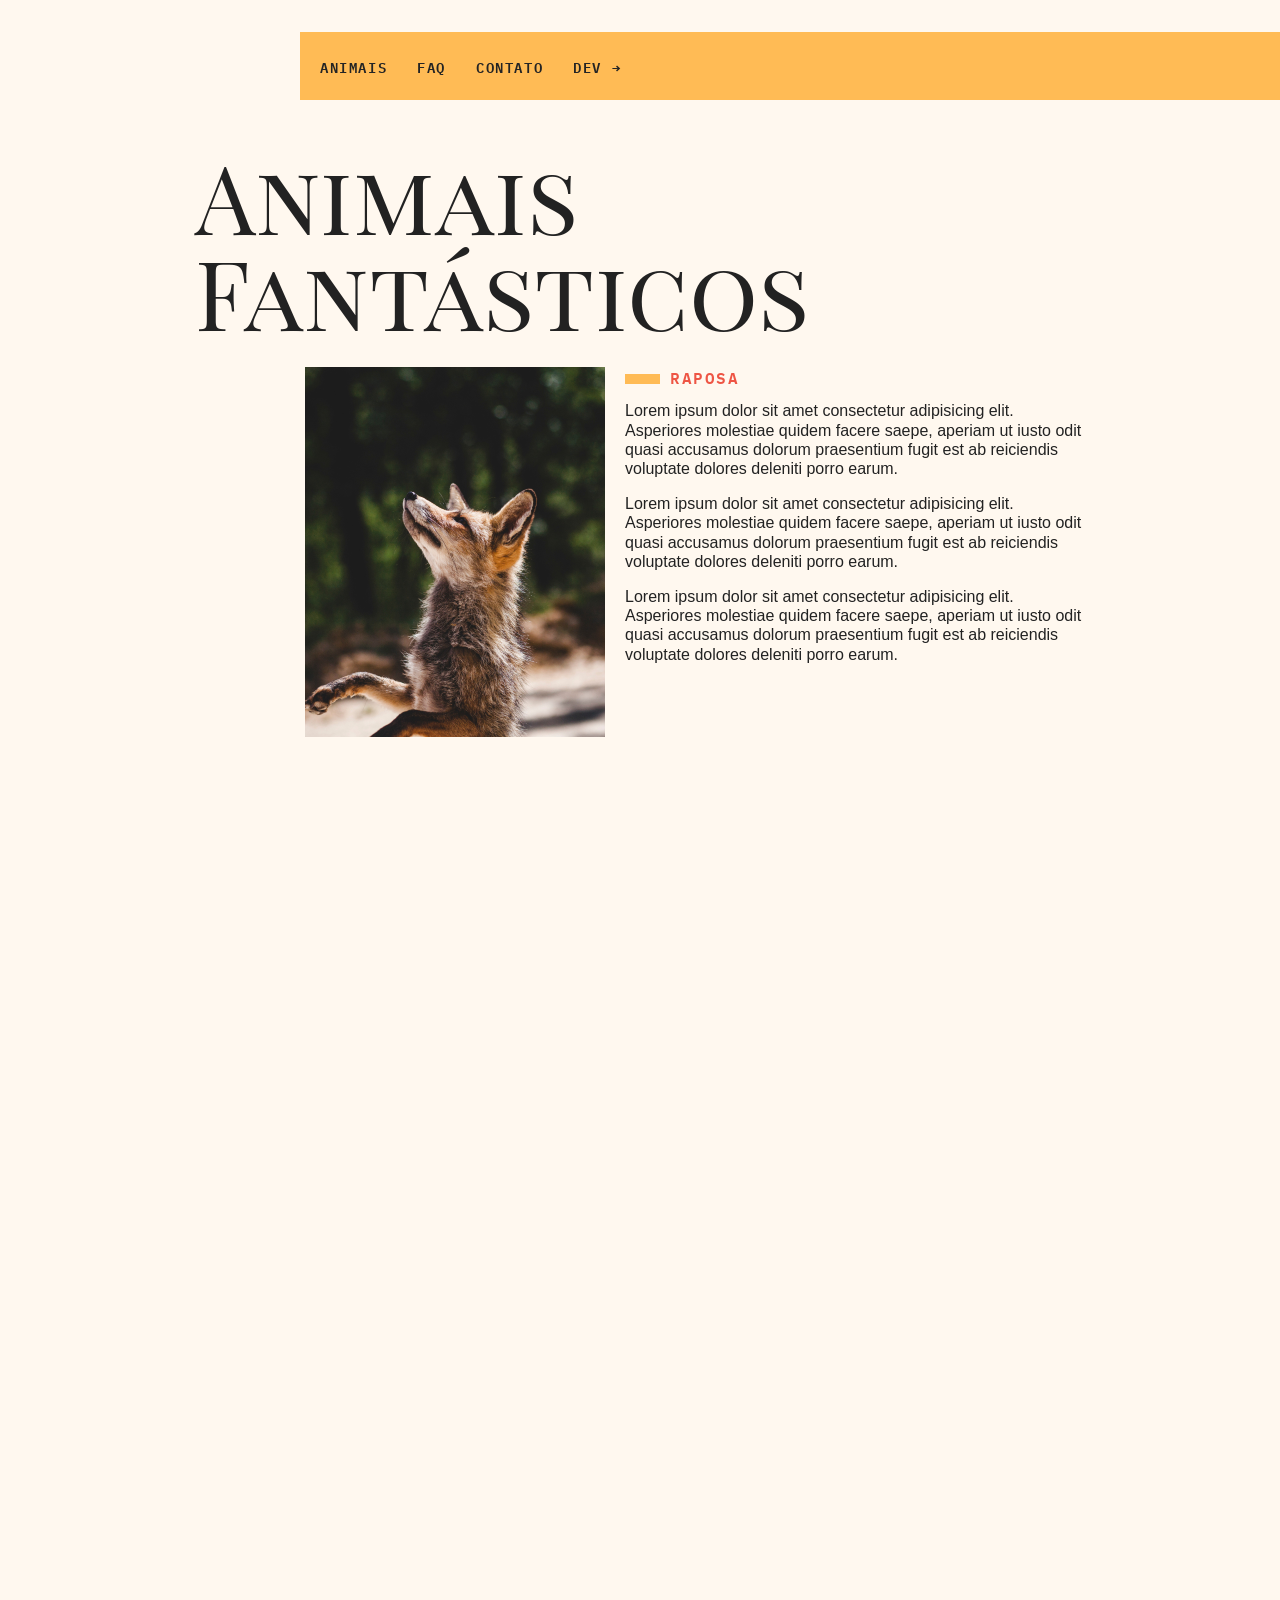
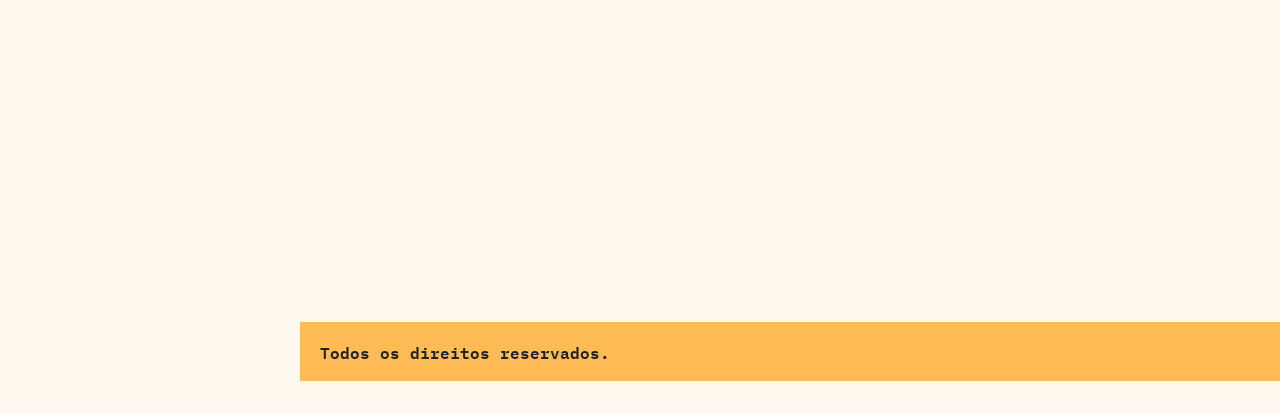
<file: projetos/animaisFantasticos/index.html>
<!DOCTYPE html>
<html lang="pt-br">

<head>
  <meta charset="UTF-8">
  <meta http-equiv="X-UA-Compatible" content="IE=edge">
  <meta name="viewport" content="width=device-width, initial-scale=1.0">
  <meta name="description" content="---AQUI A DESCRIÇÃO DO SITE---">
  <script>document.documentElement.className += ' js'</script>
  <link rel="stylesheet" href="css/style.css">
  <title>Animais fantásticos</title>
</head>

<body>
  <nav class="nav js-menu">
    <ul>
      <li><a href="#animais">animais</a></li>
      <li><a href="#faq">faq</a></li>
      <li><a href="#contato">contato</a></li>
      <li><a href="https://www.klebermaia.com">dev →</a></li>
    </ul>
  </nav>

  <section class="sec-animais grid-section js-anime" id="animais">
    <h1>Animais Fantásticos</h1>
    <ul class="lista-animais js-lista-animais">
      <li><img src="img/imagem1.jpg" alt="Raposa"></li>
      <li><img src="img/imagem2.jpg" alt="Esquilo"></li>
      <li><img src="img/imagem3.jpg" alt="Urso"></li>
      <li><img src="img/imagem4.jpg" alt="Lobo"></li>
      <li><img src="img/imagem5.jpg" alt="Macaco"></li>
      <li><img src="img/imagem6.jpg" alt="Leão"></li>
    </ul>
    <div class="animais-descriçao js-animais-descriçao">
      <section>
        <h2>Raposa</h2>
        <p>Lorem ipsum dolor sit amet consectetur adipisicing elit. Asperiores molestiae quidem facere saepe, aperiam ut iusto odit quasi accusamus dolorum praesentium fugit est ab reiciendis voluptate dolores deleniti porro earum.</p>
        <p>Lorem ipsum dolor sit amet consectetur adipisicing elit. Asperiores molestiae quidem facere saepe, aperiam ut iusto odit quasi accusamus dolorum praesentium fugit est ab reiciendis voluptate dolores deleniti porro earum.</p>
        <p>Lorem ipsum dolor sit amet consectetur adipisicing elit. Asperiores molestiae quidem facere saepe, aperiam ut iusto odit quasi accusamus dolorum praesentium fugit est ab reiciendis voluptate dolores deleniti porro earum.</p>
      </section>
      <section>
        <h2>Esquilo</h2>
        <p>Lorem ipsum dolor sit amet consectetur adipisicing elit. Asperiores molestiae quidem facere saepe, aperiam ut iusto odit quasi accusamus dolorum praesentium fugit est ab reiciendis voluptate dolores deleniti porro earum.</p>
        <p>Lorem ipsum dolor sit amet consectetur adipisicing elit. Asperiores molestiae quidem facere saepe, aperiam ut iusto odit quasi accusamus dolorum praesentium fugit est ab reiciendis voluptate dolores deleniti porro earum.</p>
        <p>Lorem ipsum dolor sit amet consectetur adipisicing elit. Asperiores molestiae quidem facere saepe, aperiam ut iusto odit quasi accusamus dolorum praesentium fugit est ab reiciendis voluptate dolores deleniti porro earum.</p>
      </section>
      <section>
        <h2>Urso</h2>
        <p>Lorem ipsum dolor sit amet consectetur adipisicing elit. Asperiores molestiae quidem facere saepe, aperiam ut iusto odit quasi accusamus dolorum praesentium fugit est ab reiciendis voluptate dolores deleniti porro earum.</p>
        <p>Lorem ipsum dolor sit amet consectetur adipisicing elit. Asperiores molestiae quidem facere saepe, aperiam ut iusto odit quasi accusamus dolorum praesentium fugit est ab reiciendis voluptate dolores deleniti porro earum.</p>
        <p>Lorem ipsum dolor sit amet consectetur adipisicing elit. Asperiores molestiae quidem facere saepe, aperiam ut iusto odit quasi accusamus dolorum praesentium fugit est ab reiciendis voluptate dolores deleniti porro earum.</p>
      </section>
      <section>
        <h2>Lobo</h2>
        <p>Lorem ipsum dolor sit amet consectetur adipisicing elit. Asperiores molestiae quidem facere saepe, aperiam ut iusto odit quasi accusamus dolorum praesentium fugit est ab reiciendis voluptate dolores deleniti porro earum.</p>
        <p>Lorem ipsum dolor sit amet consectetur adipisicing elit. Asperiores molestiae quidem facere saepe, aperiam ut iusto odit quasi accusamus dolorum praesentium fugit est ab reiciendis voluptate dolores deleniti porro earum.</p>
        <p>Lorem ipsum dolor sit amet consectetur adipisicing elit. Asperiores molestiae quidem facere saepe, aperiam ut iusto odit quasi accusamus dolorum praesentium fugit est ab reiciendis voluptate dolores deleniti porro earum.</p>
      </section>
      <section>
        <h2>Macaco</h2>
        <p>Lorem ipsum dolor sit amet consectetur adipisicing elit. Asperiores molestiae quidem facere saepe, aperiam ut iusto odit quasi accusamus dolorum praesentium fugit est ab reiciendis voluptate dolores deleniti porro earum.</p>
        <p>Lorem ipsum dolor sit amet consectetur adipisicing elit. Asperiores molestiae quidem facere saepe, aperiam ut iusto odit quasi accusamus dolorum praesentium fugit est ab reiciendis voluptate dolores deleniti porro earum.</p>
        <p>Lorem ipsum dolor sit amet consectetur adipisicing elit. Asperiores molestiae quidem facere saepe, aperiam ut iusto odit quasi accusamus dolorum praesentium fugit est ab reiciendis voluptate dolores deleniti porro earum.</p>
      </section>
      <section>
        <h2>Leão</h2>
        <p>Lorem ipsum dolor sit amet consectetur adipisicing elit. Asperiores molestiae quidem facere saepe, aperiam ut iusto odit quasi accusamus dolorum praesentium fugit est ab reiciendis voluptate dolores deleniti porro earum.</p>
        <p>Lorem ipsum dolor sit amet consectetur adipisicing elit. Asperiores molestiae quidem facere saepe, aperiam ut iusto odit quasi accusamus dolorum praesentium fugit est ab reiciendis voluptate dolores deleniti porro earum.</p>
        <p>Lorem ipsum dolor sit amet consectetur adipisicing elit. Asperiores molestiae quidem facere saepe, aperiam ut iusto odit quasi accusamus dolorum praesentium fugit est ab reiciendis voluptate dolores deleniti porro earum.</p>
      </section>
    </div>
  </section>

  <section class="faq grid-section js-anime" id="faq">
    <h1>Faq</h1>
    <dl class="faq-lista js-faq-lista">
      <dt>Qual a idade dos animais?</dt>
      <dd>As raposas são animais mamíferos e onívoros pertencentes à família Canidae. São vulpídeos de porte médio, caracterizados por um focinho comprido e uma cauda longa e peluda.</dd>
      <dt>Eles são fantásticos?</dt>
      <dd>Também apresentam como particularidade suas pupilas ovais, semelhantes às pupilas verticais dos felídeos.</dd>
      <dt>Qual a diferença?</dt>
      <dd>As raposas são animais mamíferos e onívoros pertencentes à família Canidae. São vulpídeos de porte médio, caracterizados por um focinho comprido e uma cauda longa e peluda.</dd>
      <dt>Como proteger?</dt>
      <dd>Também apresentam como particularidade suas pupilas ovais, semelhantes às pupilas verticais dos felídeos.</dd>
    </dl>
  </section>

  <section class="contato grid-section js-anime" id="contato">
    <h1>Contato</h1>
    <div>
      <img src="img/mapa.png" alt="mapa">
    </div>
    <ul class="lista-contato">
      <li>contato@origamid.com</li>
      <li>+55 (21) 9999-9999</li>
      <li>Rua do Conde, nº 21</li>
      <li>Itapixuma - PE</li>
    </ul>
  </section>

  <footer class="copy">
    <p>Todos os direitos reservados.</p>
  </footer>
  <script src="script.js"></script>
  <script src="scriptExercicio.js"></script>
</body>

</html>
</file>
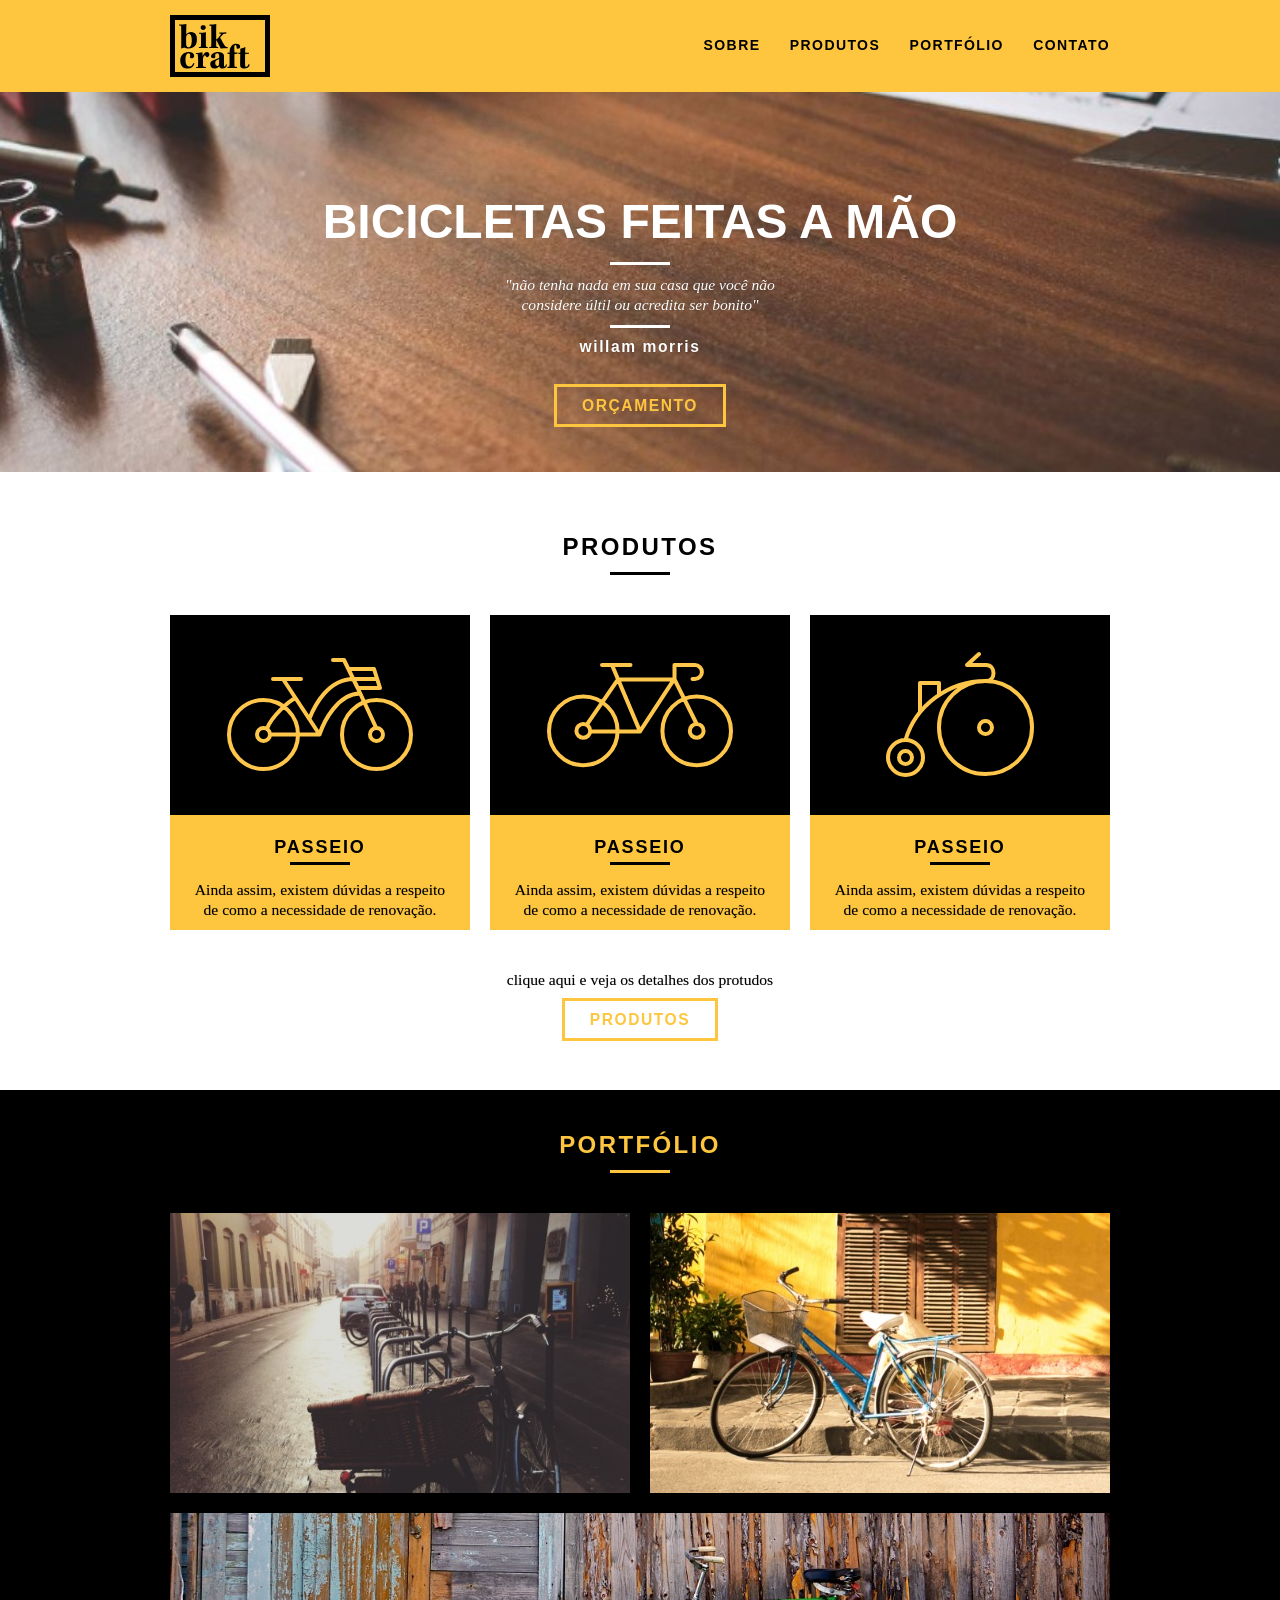
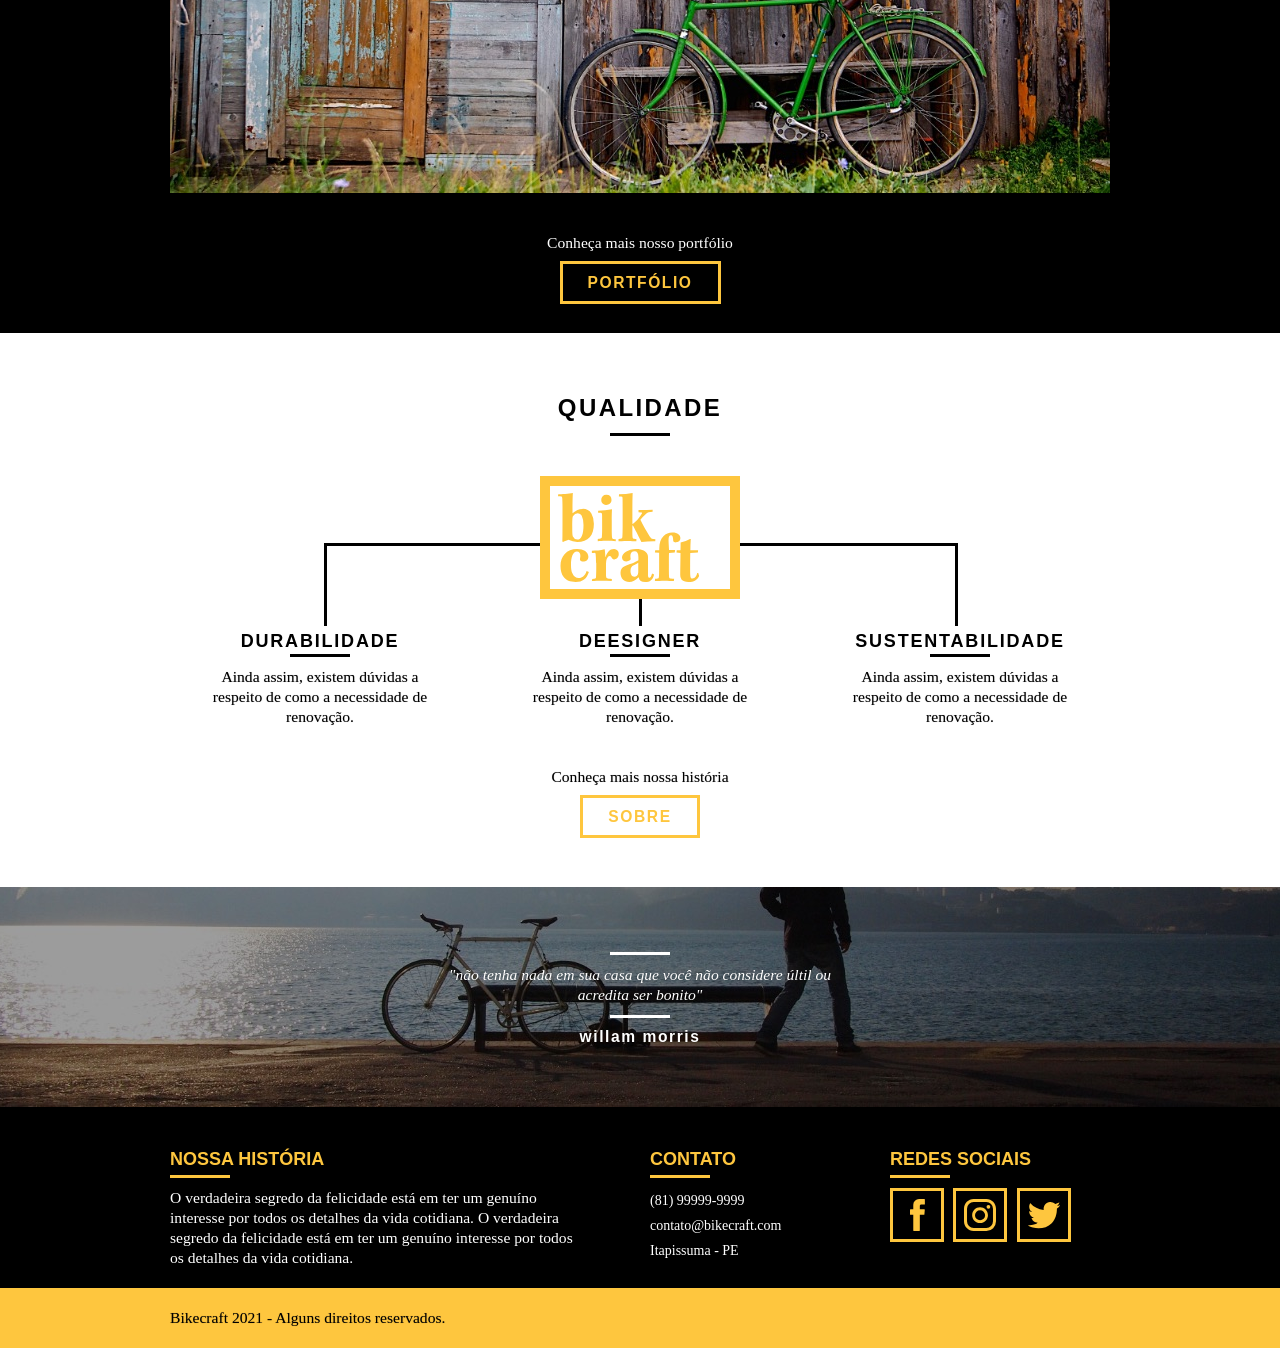
<file: projetos/bikecraft/index.html>
<!DOCTYPE html>
<html lang="pt-br">

<head>
    <meta charset="UTF-8">
    <meta http-equiv="X-UA-Compatible" content="IE=edge">
    <meta name="viewport" content="width=device-width, initial-scale=1.0">
    <link rel="stylesheet" href="css/normalize.css">
    <link rel="stylesheet" href="css/reset.css">
    <link rel="stylesheet" href="css/grid.css">
    <link rel="stylesheet" href="css/style.css">
    <link rel="stylesheet" href="css/responsivo.css">
    <script>document.documentElement.classList.add('js')</script>
    <title>Bikcraft</title>
</head>

<body>
    <header class="header">
        <div class="container">
            <a class="grid-4" href="index.html">
                <img src="img/bikcraft.svg" alt="logo">
            </a>
            <nav class="grid-12 header_menu">
                <ul>
                    <li><a href="sobre.html">sobre</a></li>
                    <li><a href="produtos.html">produtos</a></li>
                    <li><a href="portfolio.html">portfólio</a></li>
                    <li><a href="contato.html">contato</a></li>
                </ul>
            </nav>
        </div>
    </header>
    <section class="introducao">
        <div class="container">
            <h1 data-anime="400" class="fadeInDown">bicicletas feitas a mão</h1>
            <blockquote class="quote-externo">
                <p data-anime="800" class="fadeInUp">"não tenha nada em sua casa que você não considere últil ou acredita ser bonito"</p>
                <cite data-anime="1200" class="fadeInLeft">willam morris</cite>
            </blockquote>
            <a data-anime="1600" class="btn fadeInDown" href="produtos.html">orçamento</a>
        </div>
    </section>

    <section class="produtos container">
        <h2 class="subtitulo">produtos</h2>
        <ul class="produtos_lista">
            <li class="grid-1-3">
                <div class="produtos_icone">
                    <img src="img/produtos/passeio.svg" alt="">
                </div>
                <h3>passeio</h3>
                <p>Ainda assim, existem dúvidas a respeito de como a necessidade de renovação.</p>
            </li>
            <li class="grid-1-3">
                <div class="produtos_icone">
                    <img src="img/produtos/esporte.svg" alt="">
                </div>
                <h3>passeio</h3>
                <p>Ainda assim, existem dúvidas a respeito de como a necessidade de renovação.</p>
            </li>
            <li class="grid-1-3">
                <div class="produtos_icone">
                    <img src="img/produtos/retro.svg" alt="">
                </div>
                <h3>passeio</h3>
                <p>Ainda assim, existem dúvidas a respeito de como a necessidade de renovação.</p>
            </li>
        </ul>
        <div class="call ">
            <p>clique aqui e veja os detalhes dos protudos</p>
            <a class="btn btn-preto" href="produtos.html">produtos</a>
        </div>
    </section>

    <section class="portfolio">
        <div class="container">
            <h2 class="subtitulo">portfólio</h2>
            <ul class="portfolio_lista">
                <li class="grid-8"><img src="img/portfolio/retro.jpg" alt=""></li>
                <li class="grid-8"><img src="img/portfolio/passeio.jpg" alt=""></li>
                <li class="grid-16"><img src="img/portfolio/esporte.jpg" alt=""></li>
            </ul>
            <div class="call ">
                <p>Conheça mais nosso portfólio</p>
                <a class="btn" href="produtos.html">portfólio</a>
            </div>
        </div>
    </section>

    <section class="qualidade container">
        <h2 class="subtitulo">qualidade</h2>
        <img src="img/bikcraft-qualidade.svg" alt="">
        <ul class="qualidade_lista">
            <li class="grid-1-3">
                <h3>durabilidade</h3>
                <p>Ainda assim, existem dúvidas a respeito de como a necessidade de renovação.</p>
            </li>
            <li class="grid-1-3">
                <h3>deesigner</h3>
                <p>Ainda assim, existem dúvidas a respeito de como a necessidade de renovação.</p>
            </li>
            <li class="grid-1-3">
                <h3>sustentabilidade</h3>
                <p>Ainda assim, existem dúvidas a respeito de como a necessidade de renovação.</p>
            </li>
        </ul>
        <div class="call ">
            <p>Conheça mais nossa história</p>
            <a class="btn btn-preto" href="sobre.html">Sobre</a>
        </div>
    </section>

    <section class="quebra">
        <blockquote class="quote-externo container">
            <p>"não tenha nada em sua casa que você não considere últil ou acredita ser bonito"</p>
            <cite>willam morris</cite>
        </blockquote>
    </section>

    <footer>
        <div class="footer">
            <div class="container">
                <div class="grid-8 footer_historia">
                    <h3>Nossa História</h3>
                    <p>
                        O verdadeira segredo da felicidade está em ter um genuíno interesse por todos os detalhes da vida cotidiana. O verdadeira segredo da felicidade está em ter um genuíno interesse por todos os detalhes da vida cotidiana.
                    </p>
                </div>
                <div class="grid-4 footer_contato">
                    <h3>Contato</h3>
                    <ul>
                        <li>(81) 99999-9999</li>
                        <li>contato@bikecraft.com</li>
                        <li>Itapissuma - PE</li>
                    </ul>
                </div>
                <div class="grid-4 footer_redes">
                    <h3>Redes sociais</h3>
                    <ul>
                        <li><a href="http://facebook.com" target="_blank"><img src="img/redes-sociais/facebook.svg" alt=""></a></li>
                        <li><a href="http://instagram.com" target="_blank"><img src="img/redes-sociais/instagram.svg" alt=""></a></li>
                        <li><a href="http://twitter.com" target="_blank"><img src="img/redes-sociais/twitter.svg" alt=""></a></li>
                    </ul>
                </div>
            </div>
        </div>
        <div class="copy">
            <div class="container">
                <p class="grid-16">Bikecraft 2021 - Alguns direitos reservados.</p>
            </div>
        </div>
    </footer>
    <script src="js/simple-anime.js"></script>
    <script src="js/script.js"></script>
</body>

</html>
</file>
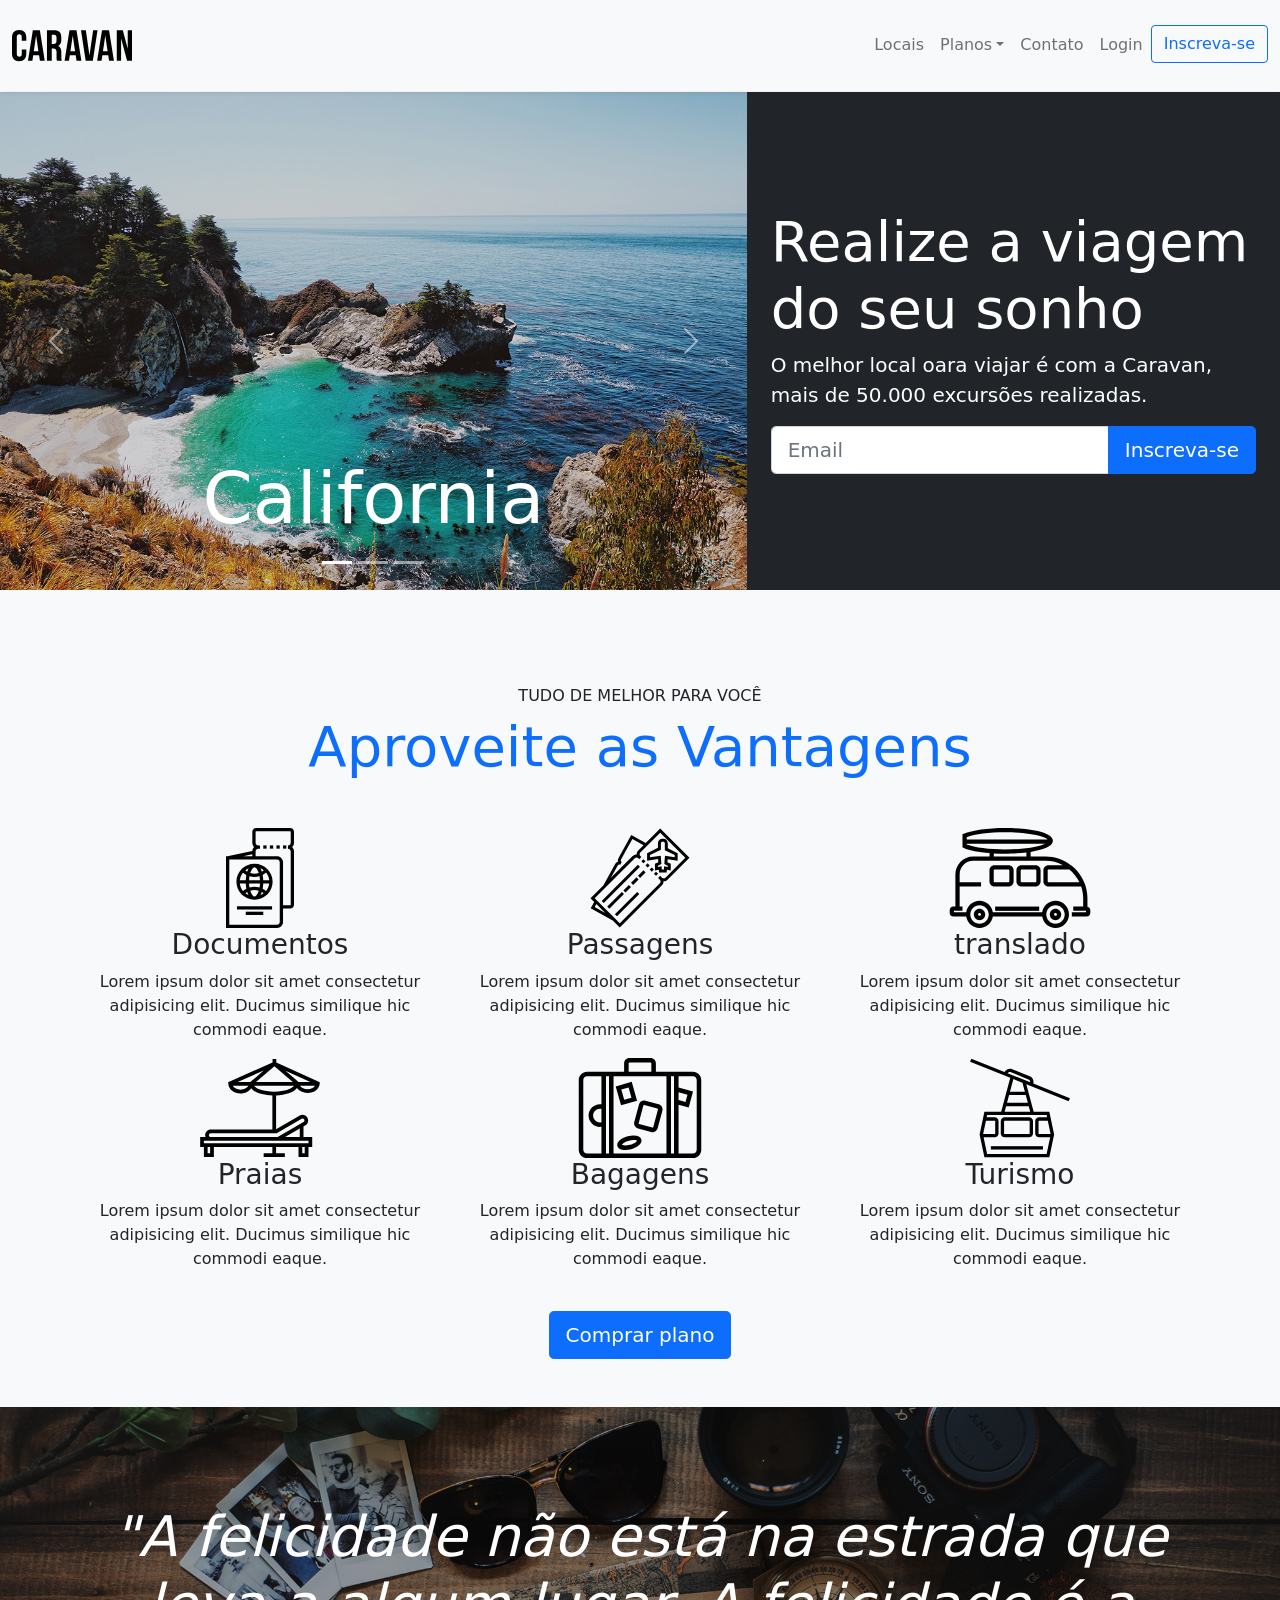
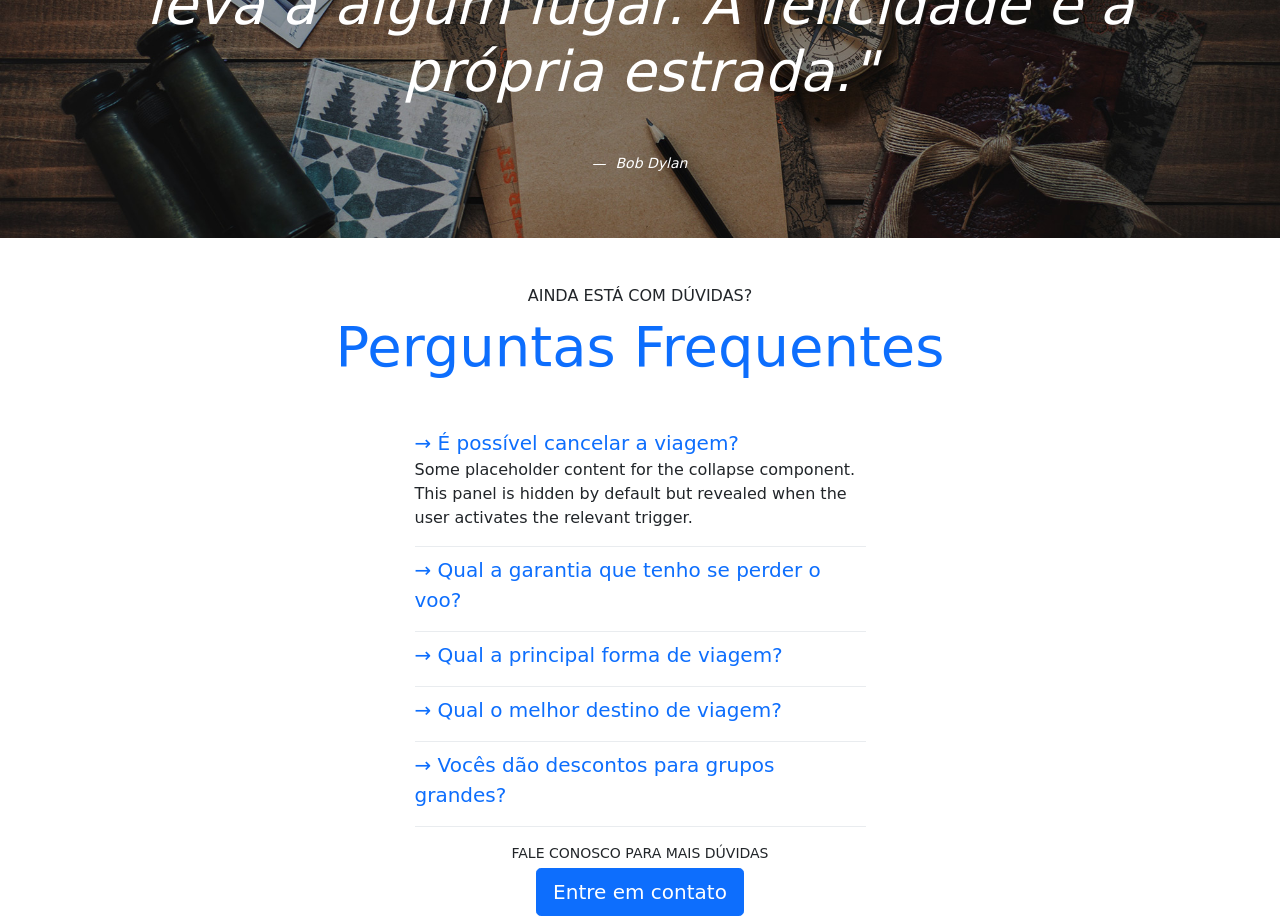
<file: projetos/caravan/index.html>
<!DOCTYPE html>
<html lang="pt-br">

<head>
  <meta charset="UTF-8">
  <meta http-equiv="X-UA-Compatible" content="IE=edge">
  <meta name="viewport" content="width=device-width, initial-scale=1.0">
  <meta name="description" content="---AQUI A DESCRIÇÃO DO SITE---">
  <link rel="stylesheet" href="css/bootstrap/bootstrap.css">
  <link rel="stylesheet" href="css/style.css">
  <title>Titulo</title>
</head>

<body>
  <nav id="nav" class="navbar navbar-expand-md navbar-light bg-light fixed-top py-4 shadow-sm ">
    <div class="container-fluid">
      <a href="index.html" class="navbar-brand">
        <img src="img/caravan.svg" alt="logo">
      </a>
      <button class="navbar-toggler" type="button" data-bs-toggle="collapse" data-bs-target="#navbarSupportedContent" aria-controls="navbarSupportedContent" aria-expanded="false" aria-label="Toggle navigation">
        <span class="navbar-toggler-icon"></span>
      </button>
      <div class="collapse navbar-collapse" id="navbarSupportedContent">
        <ul class="navbar-nav ms-auto">
          <li class="nav-item">
            <a href="#" class="nav-link">Locais</a>
          </li>
          <li class="nav-item dropdown">
            <a href="#" class="nav-link dropdown-toggle" id="navbarDropdown" role="button" data-bs-toggle="dropdown" aria-expanded="false">Planos</a>
            <ul class="dropdown-menu" aria-labelledby="navbarDropdown">
              <li><a href="local.html" class="dropdown-item">California</a></li>
              <li><a href="local.html" class="dropdown-item">Lisboa</a></li>
              <li><a href="local.html" class="dropdown-item">Paris</a></li>
            </ul>
          </li>
          <li class="nav-item">
            <a href="contato.html" class="nav-link">Contato</a>
          </li>
          <li class="nav-item">
            <a href="#" class="nav-link">Login</a>
          </li>
          <li class="nav-item">
            <a href="inscricao.html" class="btn btn-outline-primary">Inscreva-se</a>
          </li>
        </ul>
      </div>
    </div>
  </nav>
  <header id="header" class="container-fluid">
    <div class="row bg-dark text-white">
      <div class="col-lg-7 p-0"><!--Carrosel-->
        <div id="carouselCitys" class="carousel slide" data-bs-ride="carousel">
          <div class="carousel-indicators">
            <button type="button" data-bs-target="#carouselCitys" data-bs-slide-to="0" class="active" aria-current="true" aria-label="Slide 1"></button>
            <button type="button" data-bs-target="#carouselCitys" data-bs-slide-to="1" aria-label="Slide 2"></button>
            <button type="button" data-bs-target="#carouselCitys" data-bs-slide-to="2" aria-label="Slide 3"></button>
          </div>
          <div class="carousel-inner">
            <div class="carousel-item active">
              <img src="img/california.jpg" class="d-block w-100" alt="California">
              <div class="carousel-caption">
                <h3 class="display-2 negrito">California</h3>
              </div>
            </div>
            <div class="carousel-item">
              <img src="img/dublin.jpg" class="d-block w-100" alt="Dublin">
              <div class="carousel-caption">
                <h3 class="display-2 negrito">Dublin</h3>
              </div>
            </div>
            <div class="carousel-item">
              <img src="img/paris.jpg" class="d-block w-100" alt="Paris">
              <div class="carousel-caption">
                <h3 class="display-2 negrito">Paris</h3>
              </div>
            </div>
          </div>
          <button class="carousel-control-prev" type="button" data-bs-target="#carouselCitys" data-bs-slide="prev">
            <span class="carousel-control-prev-icon" aria-hidden="true"></span>
            <span class="visually-hidden">Previous</span>
          </button>
          <button class="carousel-control-next" type="button" data-bs-target="#carouselCitys" data-bs-slide="next">
            <span class="carousel-control-next-icon" aria-hidden="true"></span>
            <span class="visually-hidden">Next</span>
          </button>
        </div>
      </div>
      <div class="col-lg-5 p-4 align-self-center">
        <h1 class="display-4">Realize a viagem do seu sonho</h1>
        <p class="lead">O melhor local oara viajar é com a Caravan, mais de 50.000 excursões realizadas.</p>
        <form action="">
          <div class="input-group input-group-lg">
            <input type="text" class="form-control" placeholder="Email" aria-label="Email">
            <span class="input-group-btn input-group-lg">
              <button class="btn btn-primary btn-radius" type="button">Inscreva-se</button>
            </span>
          </div>
        </form>
      </div>
    </div>
  </header>
  <section class="py-5 bg-light text-center">
    <div class="container">
      <div class="my-5">
        <span class="h6 d-block">TUDO DE MELHOR PARA VOCÊ</span>
        <h2 class="text-primary display-4">Aproveite as Vantagens</h2>
      </div>
      <div class="row">
        <div class="col-xl-4 col-md-6">
          <div class="heigth-100 d-flex justify-content-center">
            <img src="img/icones/passaporte.svg" alt="">
          </div>
          <h3>Documentos</h3>
          <p>Lorem ipsum dolor sit amet consectetur adipisicing elit. Ducimus similique hic commodi eaque.</p>
        </div>

        <div class="col-xl-4 col-md-6">
          <div class="heigth-100 d-flex justify-content-center">
            <img src="img/icones/passagens.svg" alt="">
          </div>
          <h3>Passagens</h3>
          <p>Lorem ipsum dolor sit amet consectetur adipisicing elit. Ducimus similique hic commodi eaque.</p>
        </div>

        <div class="col-xl-4 col-md-6">
          <div class="heigth-100 d-flex justify-content-center">
            <img src="img/icones/translado.svg" alt="">
          </div>
          <h3>translado</h3>
          <p>Lorem ipsum dolor sit amet consectetur adipisicing elit. Ducimus similique hic commodi eaque.</p>
        </div>

        <div class="col-xl-4 col-md-6">
          <div class="heigth-100 d-flex justify-content-center">
            <img src="img/icones/praias.svg" alt="">
          </div>
          <h3>Praias</h3>
          <p>Lorem ipsum dolor sit amet consectetur adipisicing elit. Ducimus similique hic commodi eaque.</p>
        </div>

        <div class="col-xl-4 col-md-6">
          <div class="heigth-100 d-flex justify-content-center">
            <img src="img/icones/bagagens.svg" alt="">
          </div>
          <h3>Bagagens</h3>
          <p>Lorem ipsum dolor sit amet consectetur adipisicing elit. Ducimus similique hic commodi eaque.</p>
        </div>

        <div class="col-xl-4 col-md-6">
          <div class="heigth-100 d-flex justify-content-center">
            <img src="img/icones/turismo.svg" alt="">
          </div>
          <h3>Turismo</h3>
          <p>Lorem ipsum dolor sit amet consectetur adipisicing elit. Ducimus similique hic commodi eaque.</p>
        </div>
      </div>
      <a href="pla.html" class="btn btn-primary btn-lg mt-4">Comprar plano</a>
    </div>
  </section>
  <section class="bg-blockquote p-md-5">
    <blockquote class="blockquote text-center p-md-5 p-3">
      <em class="display-4 text-white">"A felicidade não está na estrada que leva a algum lugar. A felicidade é a própria estrada."
      </em>
    </blockquote>
    <figcaption class="blockquote-footer text-center text-white">
      <cite>Bob Dylan</cite>
    </figcaption>
  </section>

  <section class="container">
    <div class="my-5 text-center">
      <span class="h6 d-block">AINDA ESTÁ COM DÚVIDAS?</span>
      <h2 class="text-primary display-4">Perguntas Frequentes</h2>
    </div>
    <div class="row justify-content-center">
      <div class="col-5" id="perguntasFrenquentes">
        <div class="pergunta">
          <a class="lead text-decoration-none" data-bs-toggle="collapse" href="#pergunta1" role="button" aria-expanded="false" aria-controls="pergunta">
            → É possível cancelar a viagem?
          </a>
          <div class="collapse show" id="pergunta1" data-bs-parent="#perguntasFrenquentes">
              <p>Some placeholder content for the collapse component. This panel is hidden by default but revealed when the user activates the relevant trigger.</p>
          </div>
        </div>
        <div class="dropdown-divider mt-3"></div>

        <div class="pergunta">
          <a class="lead text-decoration-none" data-bs-toggle="collapse" href="#pergunta2" role="button" aria-expanded="false" aria-controls="pergunta">
            → Qual a garantia que tenho se perder o voo?
          </a>
          <div class="collapse" id="pergunta2" data-bs-parent="#perguntasFrenquentes">
              <p>Some placeholder content for the collapse component. This panel is hidden by default but revealed when the user activates the relevant trigger.</p>
          </div>
        </div>
        <div class="dropdown-divider mt-3"></div>

        <div class="pergunta">
          <a class="lead text-decoration-none" data-bs-toggle="collapse" href="#pergunta3" role="button" aria-expanded="false" aria-controls="pergunta">
            → Qual a principal forma de viagem?
          </a>
          <div class="collapse" id="pergunta3" data-bs-parent="#perguntasFrenquentes">
              <p>Some placeholder content for the collapse component. This panel is hidden by default but revealed when the user activates the relevant trigger.</p>
          </div>
        </div>
        <div class="dropdown-divider mt-3"></div>

        <div class="pergunta">
          <a class="lead text-decoration-none" data-bs-toggle="collapse" href="#pergunta4" role="button" aria-expanded="false" aria-controls="pergunta">
            → Qual o melhor destino de viagem?
          </a>
          <div class="collapse" id="pergunta4" data-bs-parent="#perguntasFrenquentes">
              <p>Some placeholder content for the collapse component. This panel is hidden by default but revealed when the user activates the relevant trigger.</p>
          </div>
        </div>
        <div class="dropdown-divider mt-3"></div>

        <div class="pergunta">
          <a class="lead text-decoration-none" data-bs-toggle="collapse" href="#pergunta5" role="button" aria-expanded="false" aria-controls="pergunta">
            → Vocês dão descontos para grupos grandes?
          </a>
          <div class="collapse" id="pergunta5" data-bs-parent="#perguntasFrenquentes">
              <p>Some placeholder content for the collapse component. This panel is hidden by default but revealed when the user activates the relevant trigger.</p>
          </div>
        </div>
        <div class="dropdown-divider mt-3"></div>

      </div>
    </div>
    
    <div class="text-center mt-2">
      <p class="small text-uppercase mb-1">Fale conosco para mais dúvidas</p>
      <a href="contato.html" class="btn btn-primary btn-lg">Entre em contato</a>
    </div>
  </section>
 
  <footer id="footer" class="footer">

  </footer>
  <script src="js/popper.min.js"></script>
  <script src="js/bootstrap.js"></script>
</body>

</html>
</file>
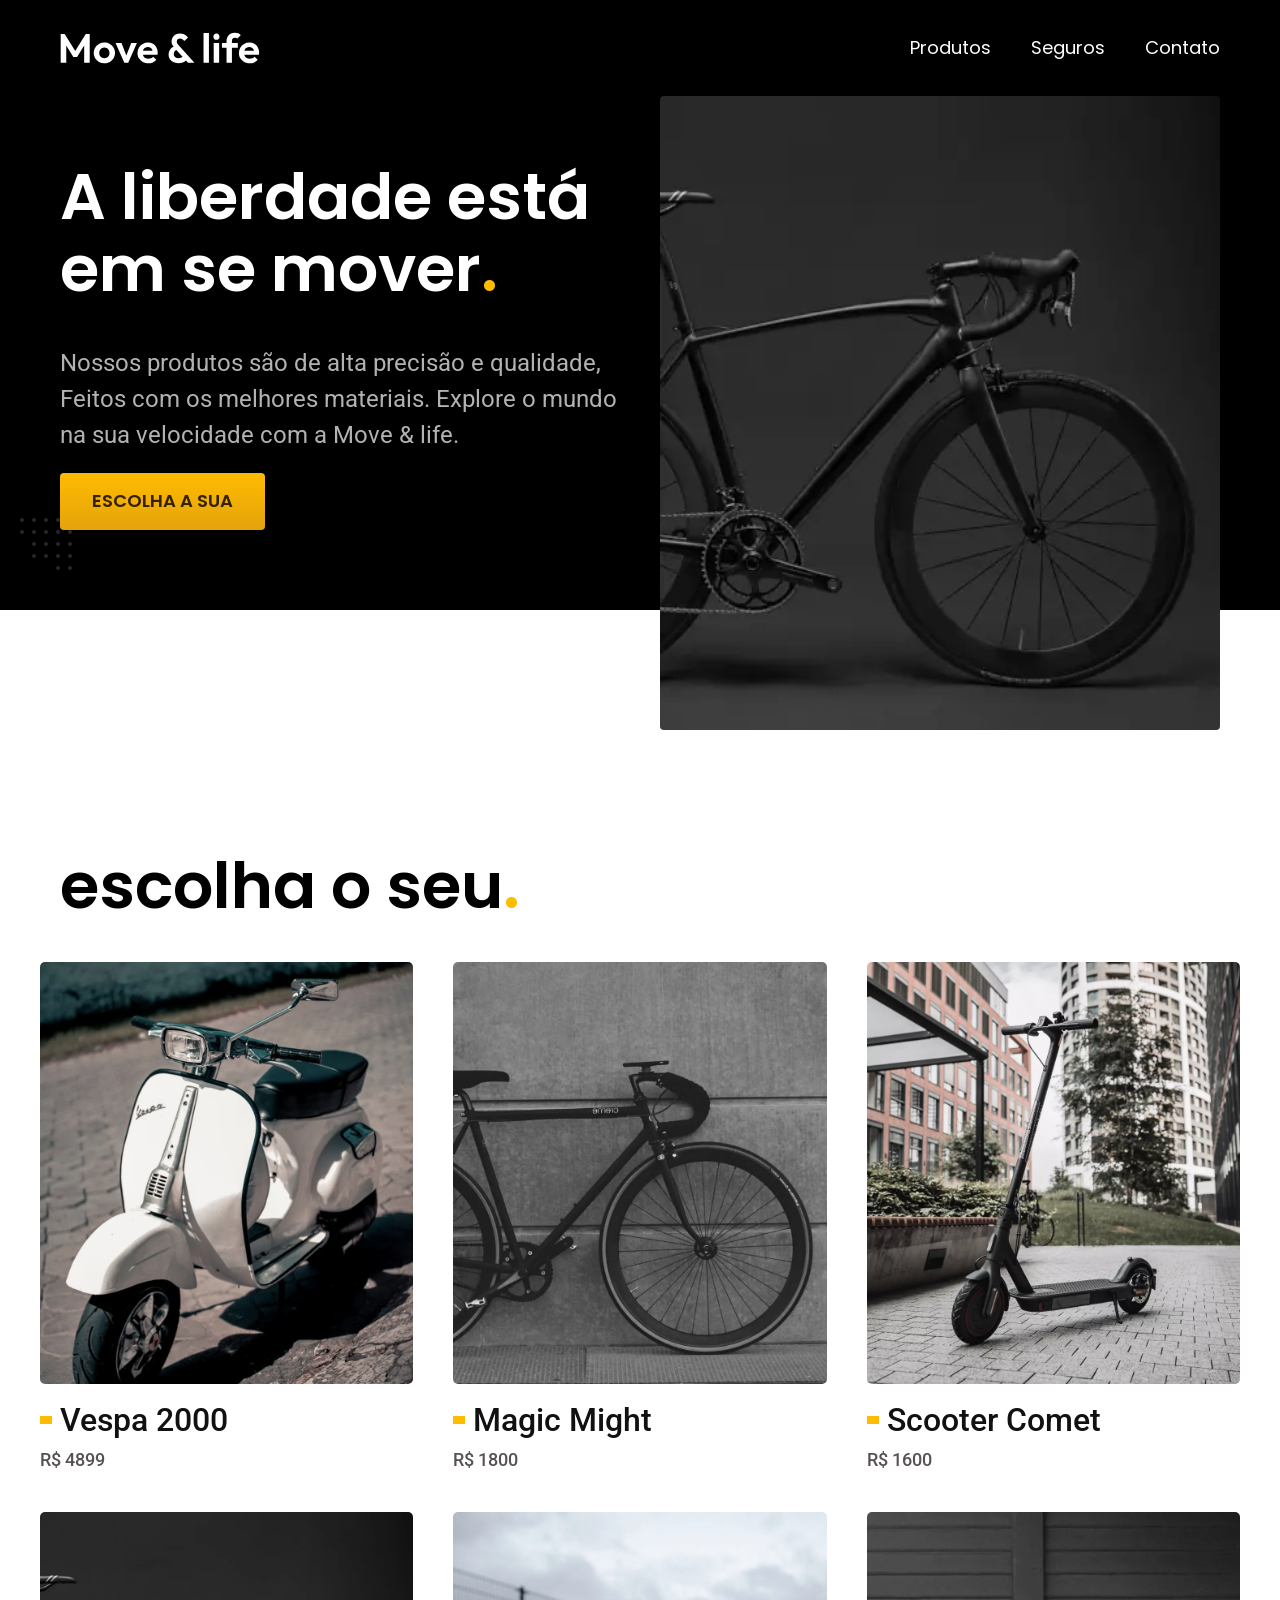
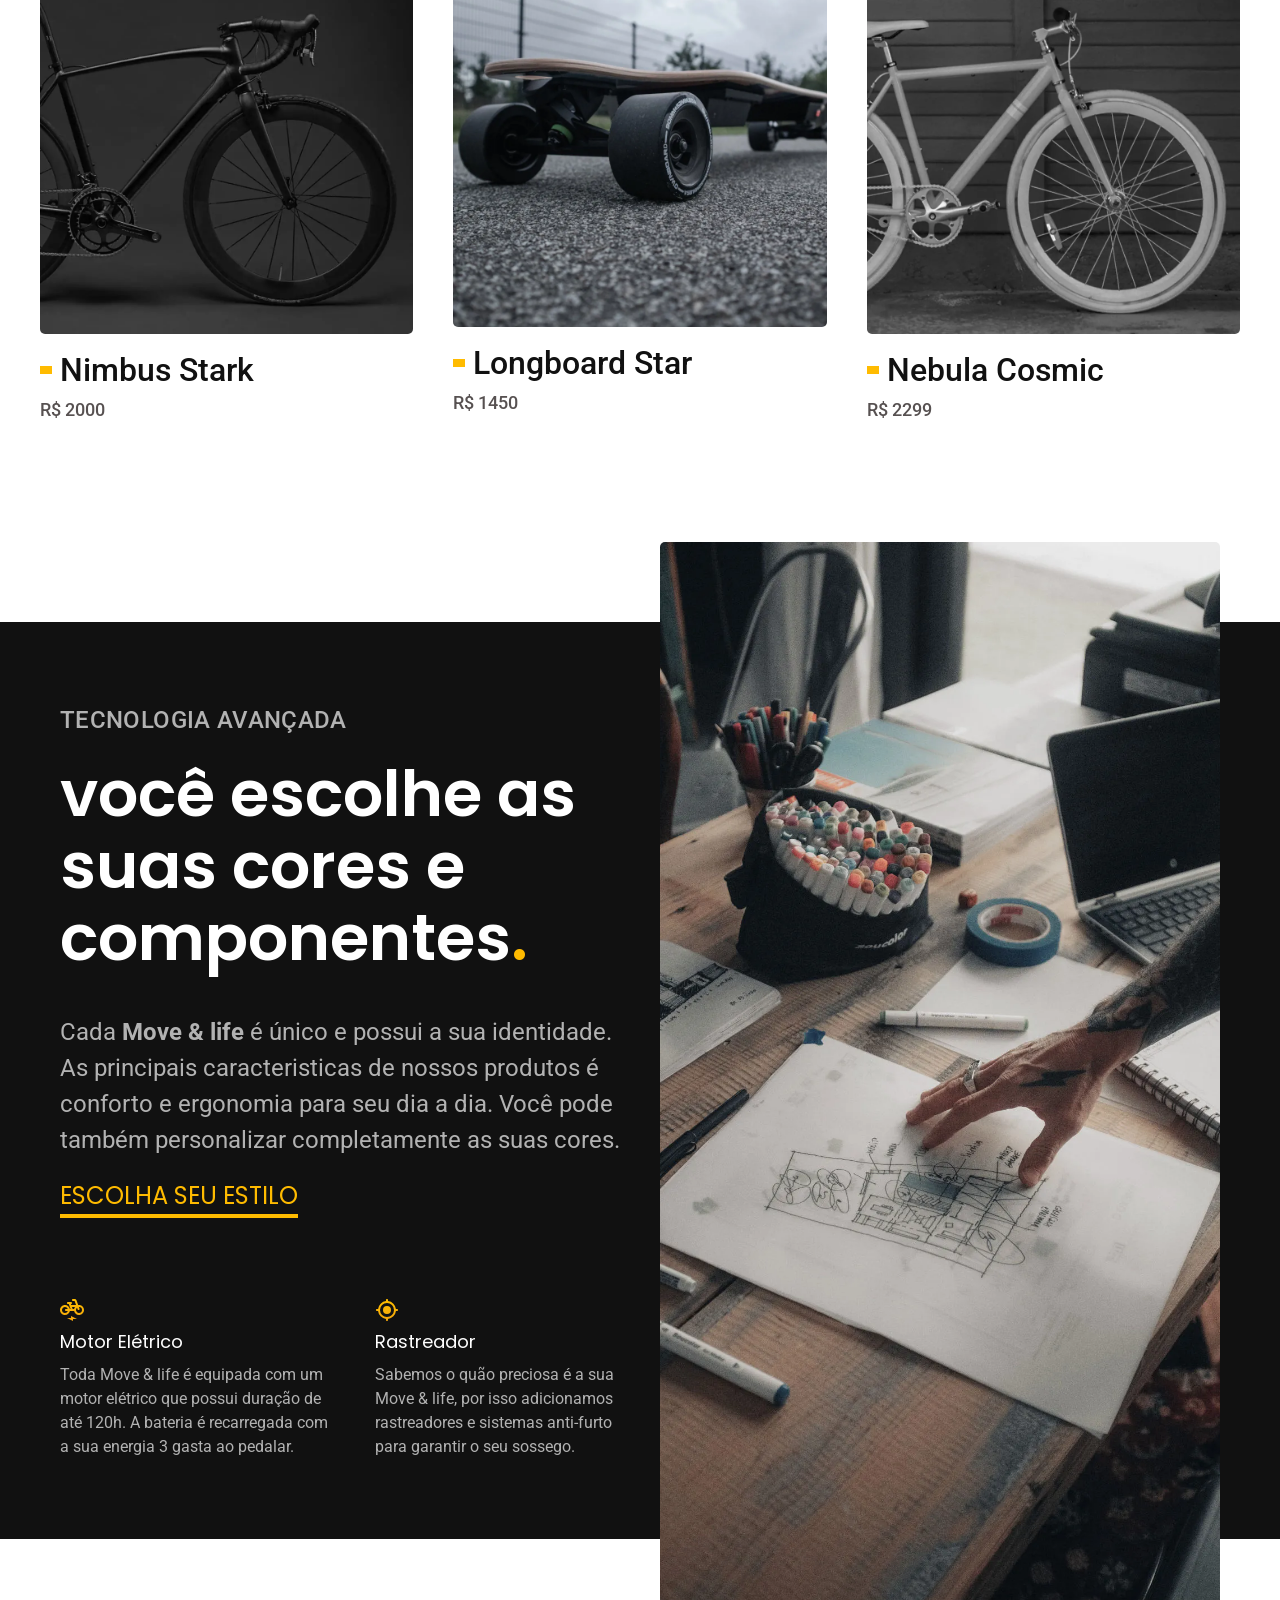
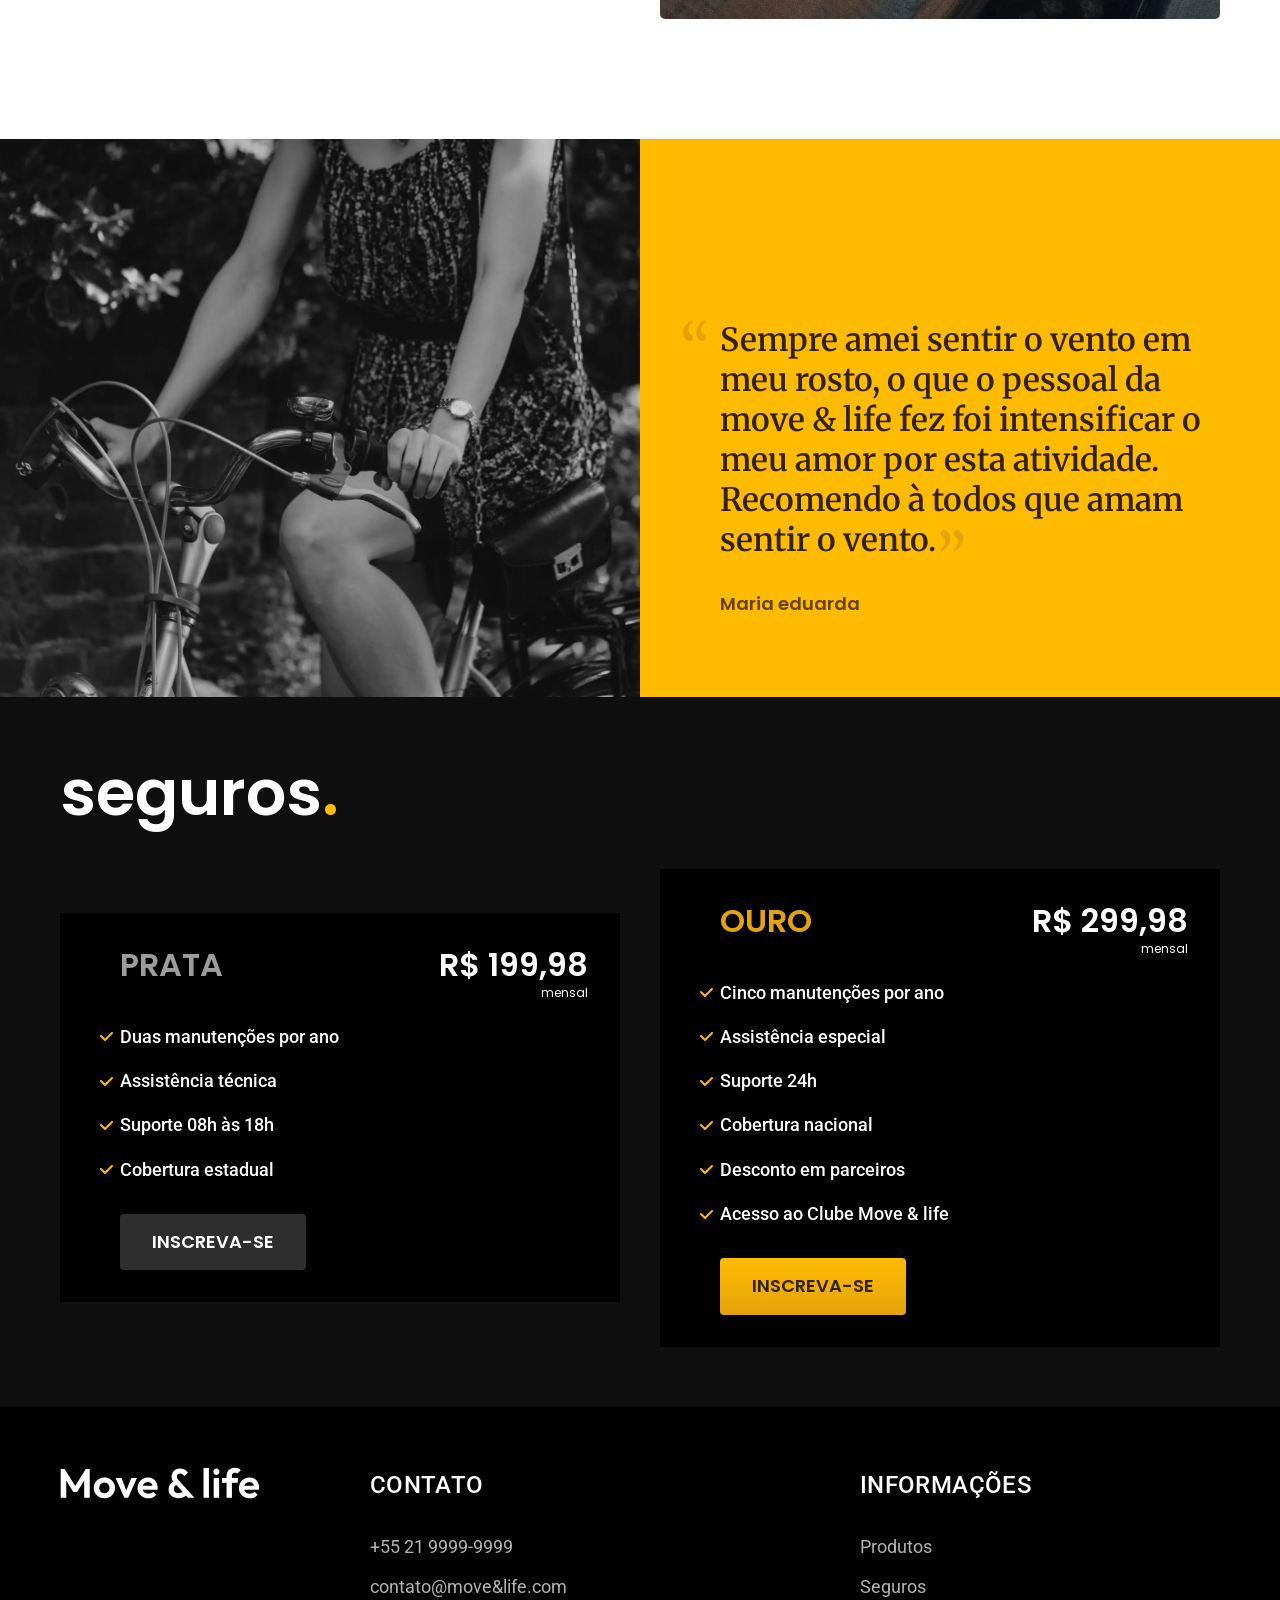
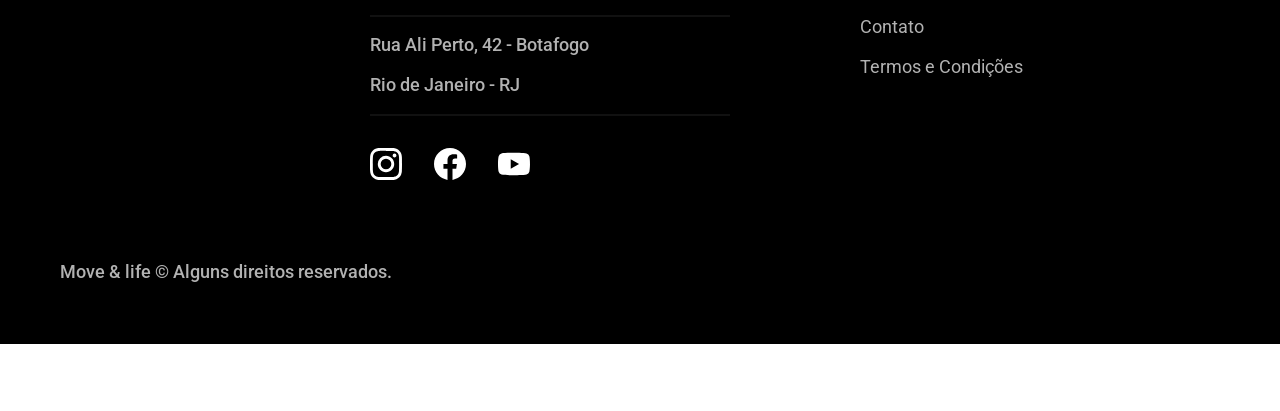
<file: projetos/move&life/index.html>
<!DOCTYPE html><html lang="pt-br"><head><meta charset="UTF-8"><meta http-equiv="X-UA-Compatible" content="IE=edge"><meta name="viewport" content="width=device-width, initial-scale=1.0"><meta name="description" content="Bicicletas elétricas de alta precisão e qualidade,  feitas sob medida para o cliente. Explore o mundo na sua velocidade com a Move & life."><link rel="preload" href="css/style.css" as="style"><link rel="stylesheet" href="css/style.css"><link rel="preconnect" href="https://fonts.googleapis.com"><link rel="preconnect" href="https://fonts.gstatic.com" crossorigin><link href="https://fonts.googleapis.com/css2?family=Poppins:wght@400;600&display=swap" rel="stylesheet"><link href="https://fonts.googleapis.com/css2?family=Roboto:wght@400;500;700&display=swap" rel="stylesheet"><link href="https://fonts.googleapis.com/css2?family=Merriweather:ital,wght@1,900&display=swap" rel="stylesheet"><link rel="shortcut icon" href="favicon.svg" type="image/x-icon"><title>Move & life</title></head><body><header id="header" class="header-bg"><div class="container header flex"><a href="index.html"><img src="img/move&life.svg" alt="img" width="200" height="32"></a><nav class="nav"><ul class="header-menu font-1-m flex"><li><a href="produtos.html">Produtos</a></li><li><a href="seguro.html">Seguros</a></li><li><a href="contato.html">Contato</a></li></ul></nav></div></header><main id="main" class="main"><div class="container grid intro"><div class="intro-txt"><h1 class="font-1-xxl">A liberdade está em se mover<span class="deco-point">.</span></h1><p class="font-2-l">Nossos produtos são de alta precisão e qualidade, Feitos com os melhores materiais. Explore o mundo na sua velocidade com a Move & life.</p><a class="btn btn-claro font-1-m-b" href="produtos.html">escolha a sua</a></div><picture><source media="(max-width: 800px)" srcset="img/produtos/nimbus.webp"><img src="img/fotos/introducao.webp" alt="img" width="1280" height="1600"></picture></div></main><article class="lista-bicicletas"><h2 class="font-1-xxl container">escolha o seu<span class="deco-point">.</span></h2><ul class="lista-produtos grid"><li><a href="produtos/vespa2000.html"><img src="img/produtos/vespa2000-home.webp" alt="img" width="920" height="1040"><h3 class="font-2-xl">Vespa 2000</h3><span class="font-2-m">R$ 4899</span></a></li><li><a href="produtos/magic.html"><img src="img/produtos/magic-home.webp" alt="img" width="920" height="1040"><h3 class="font-2-xl">Magic Might</h3><span class="font-2-m">R$ 1800</span></a></li><li><a href="produtos/scootercomet.html"><img src="img/produtos/scootercomet-home.webp" alt="img" width="920" height="1040"><h3 class="font-2-xl">Scooter Comet</h3><span class="font-2-m">R$ 1600</span></a></li><li><a href="produtos/nimbus-stark.html"><img src="img/produtos/nimbus-home.webp" alt="img" width="920" height="1040"><h3 class="font-2-xl">Nimbus Stark</h3><span class="font-2-m">R$ 2000</span></a></li><li><a href="produtos/longboardstar.html"><img src="img/produtos/longboardstar-home.webp" alt="img" width="920" height="1040"><h3 class="font-2-xl">Longboard Star</h3><span class="font-2-m">R$ 1450</span></a></li><li><a href="produtos/nebula.html"><img src="img/produtos/nebula-home.webp" alt="img" width="920" height="1040"><h3 class="font-2-xl">Nebula Cosmic</h3><span class="font-2-m">R$ 2299</span></a></li></ul></article><article class="tecnologia-bg"><div class="container tecnologia grid"><div class="tecnologia-conteudo"><span class="font-2-l-b teste">TECNOLOGIA AVANÇADA</span><h2 class="font-1-xxl">você escolhe as suas cores e componentes<span class="deco-point">.</span></h2><p class="font-2-l">Cada <b>Move & life</b> é único e possui a sua identidade. As principais caracteristicas de nossos produtos é conforto e ergonomia para seu dia a dia. Você pode também personalizar completamente as suas cores.</p><a class="link link2 font-1-l" href="produtos.html">ESCOLHA SEU ESTILO</a><div class="tecnologia-vantagens flex"><div><img src="img/icones/eletrica.svg" alt="img" height="24" width="24"><h3 class="font-1-m">Motor Elétrico</h3><p class="font-2-s">Toda Move & life é equipada com um motor elétrico que possui duração de até 120h. A bateria é recarregada com a sua energia 3 gasta ao pedalar.</p></div><div><img src="img/icones/rastreador.svg" alt="img" height="24" width="24"><h3 class="font-1-m">Rastreador</h3><p class="font-2-s">Sabemos o quão preciosa é a sua Move & life, por isso adicionamos rastreadores e sistemas anti-furto para garantir o seu sossego.</p></div></div></div><div class="img-tecnologia"><img src="img/fotos/tecnologia.webp" alt="img" width="1200" height="1920"></div></div></article><section class="depoimento grid"><div class="img-depoimeto"><img src="img/fotos/depoimento.webp" alt="img" width="1560" height="1360"></div><div class="quote"><blockquote><p class="font-1-xl">Sempre amei sentir o vento em meu rosto, o que o pessoal da move & life fez foi intensificar o meu amor por esta atividade. Recomendo à todos que amam sentir o vento.</p></blockquote><span class="cite font-1-m-b">Maria eduarda</span></div></section><article class="seguros-bg"><div class="container seguros grid"><h2 class="font-1-xxl">seguros<span class="deco-point">.</span></h2><div class="plano-prata grid"><h3 class="font-1-xl">Prata</h3><span class="font-1-xl plano-valor flex">R$ 199,98 <span class="font-1-xs">mensal</span></span><ul class="planos-vantagens font-2-m"><li>Duas manutenções por ano</li><li>Assistência técnica</li><li>Suporte 08h às 18h</li><li>Cobertura estadual</li></ul><a class="btn btn-escuro font-1-m-b" href="orcamento.html?tipo=seguro&produto=prata">inscreva-se</a></div><div class="plano-ouro grid"><h3 class="font-1-xl">Ouro</h3><span class="font-1-xl plano-valor flex">R$ 299,98 <span class="font-1-xs">mensal</span></span><ul class="planos-vantagens font-2-m"><li>Cinco manutenções por ano</li><li>Assistência especial</li><li>Suporte 24h</li><li>Cobertura nacional</li><li>Desconto em parceiros</li><li>Acesso ao Clube Move & life</li></ul><a class="btn btn-claro font-1-m-b" href="orcamento.html?tipo=seguro&produto=ouro">inscreva-se</a></div></div></article><footer id="footer" class="footer-bg"><div class="footer container grid"><a href="index.html"><img src="img/move&life.svg" alt="img" width="200" height="32"></a><div class="contato"><h3 class="font-2-l-b">contato</h3><ul class="font-2-m"><li><a href="tel:+55 21 9999-9999">+55 21 9999-9999</a></li><li><a href="mailto:contato@move&life.com">contato@move&life.com</a></li><li>Rua Ali Perto, 42 - Botafogo</li><li>Rio de Janeiro - RJ</li></ul><div class="footer-icos flex"><a href=""><img src="img/redes/instagram.svg" alt="img" width="32" height="32"></a><a href=""><img src="img/redes/facebook.svg" alt="img" width="32" height="32"></a><a href=""><img src="img/redes/youtube.svg" alt="img" width="32" height="32"></a></div></div><div class="informacoes"><h3 class="font-2-l-b">informações</h3><ul class="font-2-m"><li><a href="produtos.html">Produtos</a></li><li><a href="seguro.html">Seguros</a></li><li><a href="contato.html">Contato</a></li><li><a href="termos.html">Termos e Condições</a></li></ul></div><p class="footer-direitos font-2-m">Move & life © Alguns direitos reservados.</p></div></footer><script src="js/script.js"></script></body></html>
</file>
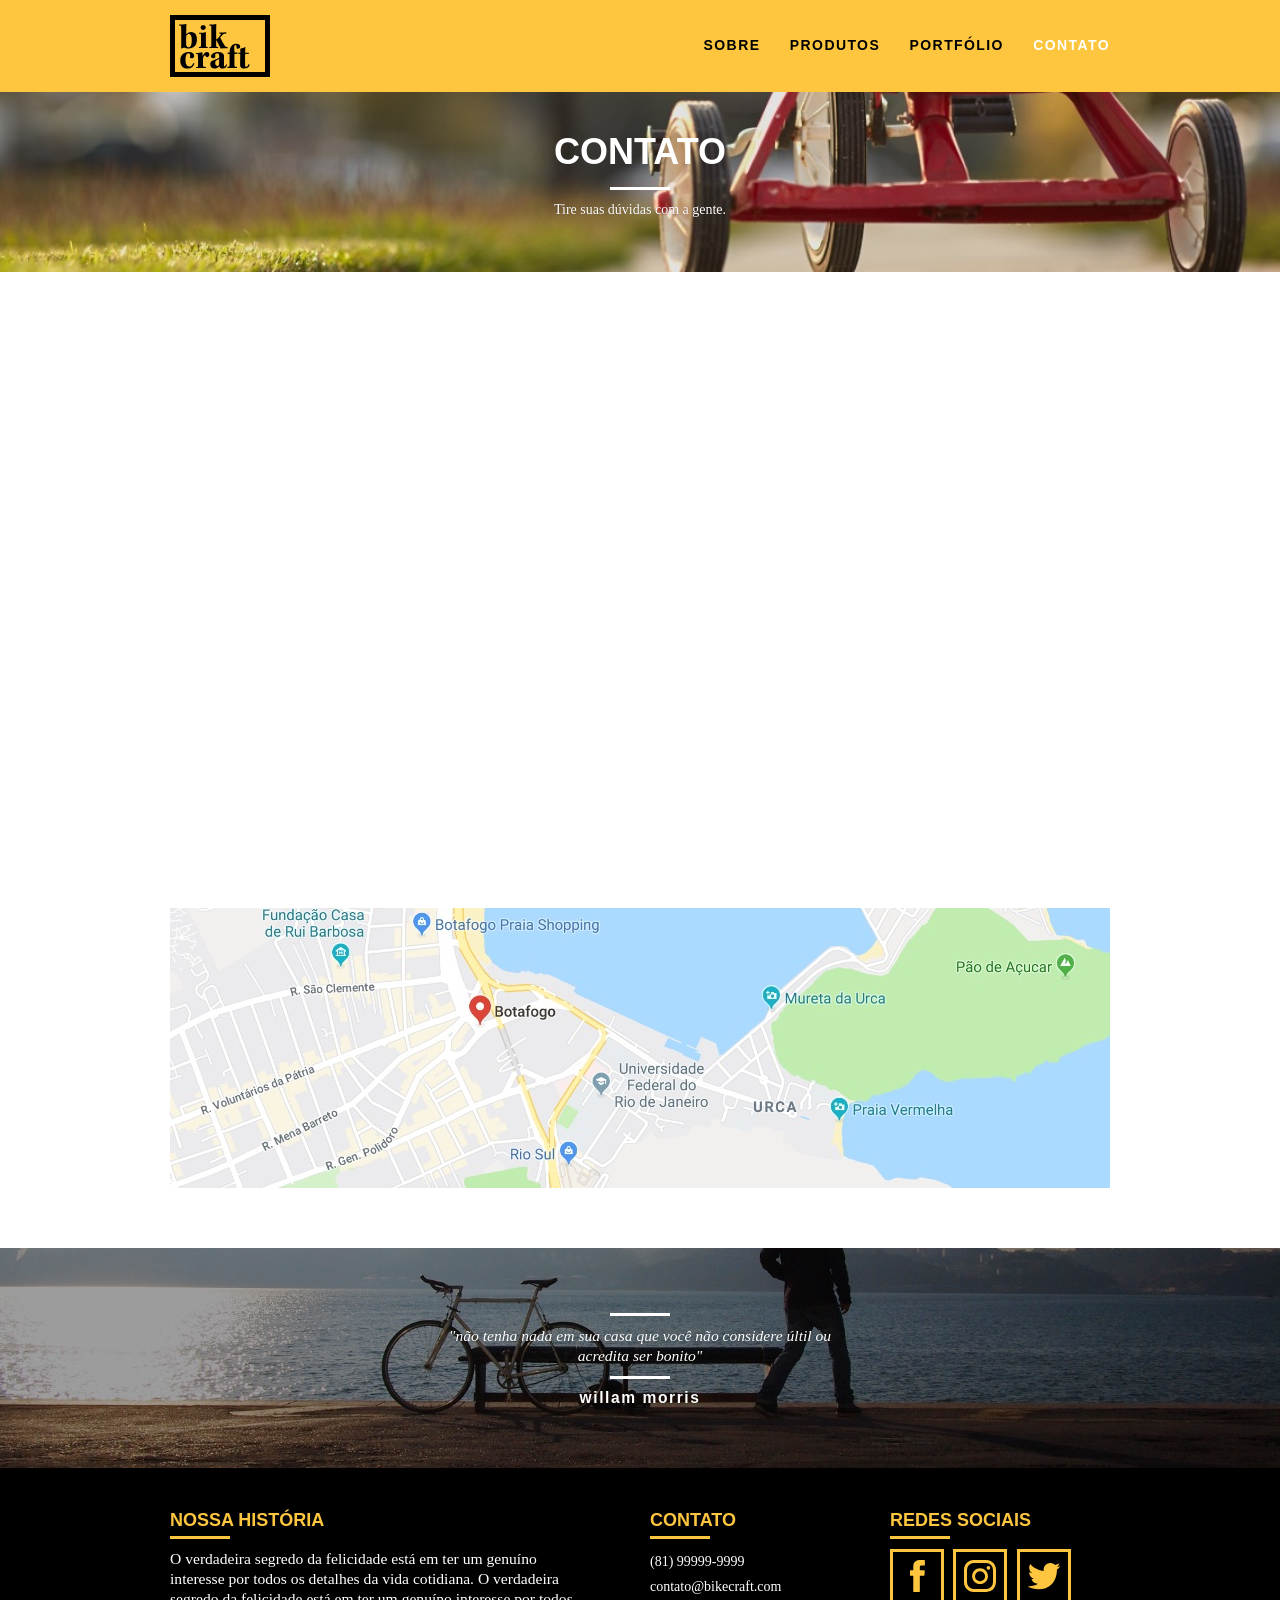
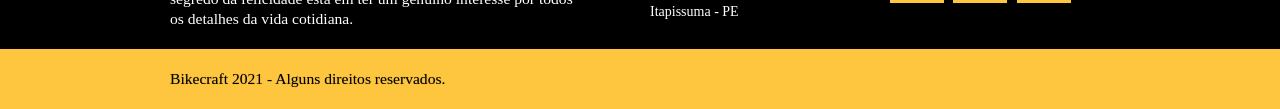
<file: projetos/bikecraft/contato.html>
<!DOCTYPE html>
<html lang="pt-br">

<head>
  <meta charset="UTF-8">
  <meta http-equiv="X-UA-Compatible" content="IE=edge">
  <meta name="viewport" content="width=device-width, initial-scale=1.0">
  <link rel="stylesheet" href="css/normalize.css">
  <link rel="stylesheet" href="css/reset.css">
  <link rel="stylesheet" href="css/grid.css">
  <link rel="stylesheet" href="css/style.css">
  <link rel="stylesheet" href="css/contato.css">
  <link rel="stylesheet" href="css/responsivo.css">
  <script>document.documentElement.classList.add('js')</script>
  <title>Bikcraft - Contato</title>
</head>

<body>
  <header class="header">
    <div class="container">
      <a class="grid-4" href="index.html">
        <img src="img/bikcraft.svg" alt="logo">
      </a>
      <nav class="grid-12 header_menu">
        <ul>
          <li><a href="sobre.html">sobre</a></li>
          <li><a href="produtos.html">produtos</a></li>
          <li><a href="portfolio.html">portfólio</a></li>
          <li><a href="contato.html" class="menu-ativo">contato</a></li>
        </ul>
      </nav>
    </div>
  </header>
  <section class="introducao-interna interna-contato">
    <div class="container">
      <h1 data-anime="400" class="fadeInDown">Contato</h1>
      <p data-anime="800" class="fadeInDown">Tire suas dúvidas com a gente.</p>
    </div>
  </section>

  <section class="contato container">
    <form id="form-contato" class="contato-form grid-9">
      <label data-anime="1600" for="nome" class="fadeInLeft-contato">Nome</label>
      <input data-anime="1700" type="text" id="nome" class="fadeInLeft-contato">
      <label data-anime="2100" for="email" class="fadeInLeft-contato">E-mail</label>
      <input data-anime="2200" type="text" id="email" class="fadeInLeft-contato">
      <label data-anime="2500" for="telefone" class="fadeInLeft-contato">Telefone</label>
      <input data-anime="2600" type="text" id="telefone" class="fadeInLeft-contato">
      <label data-anime="2900" for="espc" class="fadeInLeft-contato">Especificações</label>
      <textarea data-anime="3000" id="espc" cols="30" rows="10" class="fadeInLeft-contato"></textarea>
      <button data-anime="3100" type="submit" class="btn btn-contato" class="fadeInLeft-contato">Enviar</button>
    </form>
    <div class="contato-dados grid-7">
      <h3 data-anime="1600" class="fadeInRight-contato">Dados</h3>
      <span data-anime="1600" class="fadeInRight-contato">+55 (81) 99999-9999</span>
      <span data-anime="1800" class="fadeInRight-contato">orcamento@bikecraft.com</span>
      <span data-anime="2400" class="fadeInRight-contato">Rua da bike - Bike</span>
      <span data-anime="2400" class="fadeInRight-contato">Itapissuma - PE</span>
      <h3 data-anime="2800" class="fadeInRight-contato">Redes sociais</h3>
      <ul data-anime="3200" class="fadeInUp-contato">
        <li><a href="http://facebook.com" target="_blank"><img src="img/redes-sociais/facebook.svg" alt=""></a></li>
        <li><a href="http://instagram.com" target="_blank"><img src="img/redes-sociais/instagram.svg" alt=""></a></li>
        <li><a href="http://twitter.com" target="_blank"><img src="img/redes-sociais/twitter.svg" alt=""></a></li>
      </ul>
    </div>
  </section>

  <section class="container contato-mapa">
    <a href="" class="grid-16"><img src="img/endereco-bikcraft.jpg" alt=""></a>
  </section>

  <section class="quebra">
    <blockquote class="quote-externo container">
      <p>"não tenha nada em sua casa que você não considere últil ou acredita ser bonito"</p>
      <cite>willam morris</cite>
    </blockquote>
  </section>

  <footer>
    <div class="footer">
      <div class="container">
        <div class="grid-8 footer_historia">
          <h3>Nossa História</h3>
          <p>
            O verdadeira segredo da felicidade está em ter um genuíno interesse por todos os detalhes da vida cotidiana. O verdadeira segredo da felicidade está em ter um genuíno interesse por todos os detalhes da vida cotidiana.
          </p>
        </div>
        <div class="grid-4 footer_contato">
          <h3>Contato</h3>
          <ul>
            <li>(81) 99999-9999</li>
            <li>contato@bikecraft.com</li>
            <li>Itapissuma - PE</li>
          </ul>
        </div>
        <div class="grid-4 footer_redes">
          <h3>Redes sociais</h3>
          <ul>
            <li><a href="http://facebook.com" target="_blank"><img src="img/redes-sociais/facebook.svg" alt=""></a></li>
            <li><a href="http://instagram.com" target="_blank"><img src="img/redes-sociais/instagram.svg" alt=""></a></li>
            <li><a href="http://twitter.com" target="_blank"><img src="img/redes-sociais/twitter.svg" alt=""></a></li>
          </ul>
        </div>
      </div>
    </div>
    <div class="copy">
      <div class="container">
        <p class="grid-16">Bikecraft 2021 - Alguns direitos reservados.</p>
      </div>
    </div>
  </footer>
  <script src="js/simple-anime.js"></script>
  <script src="js/script.js"></script>
</body>

</html>
</file>
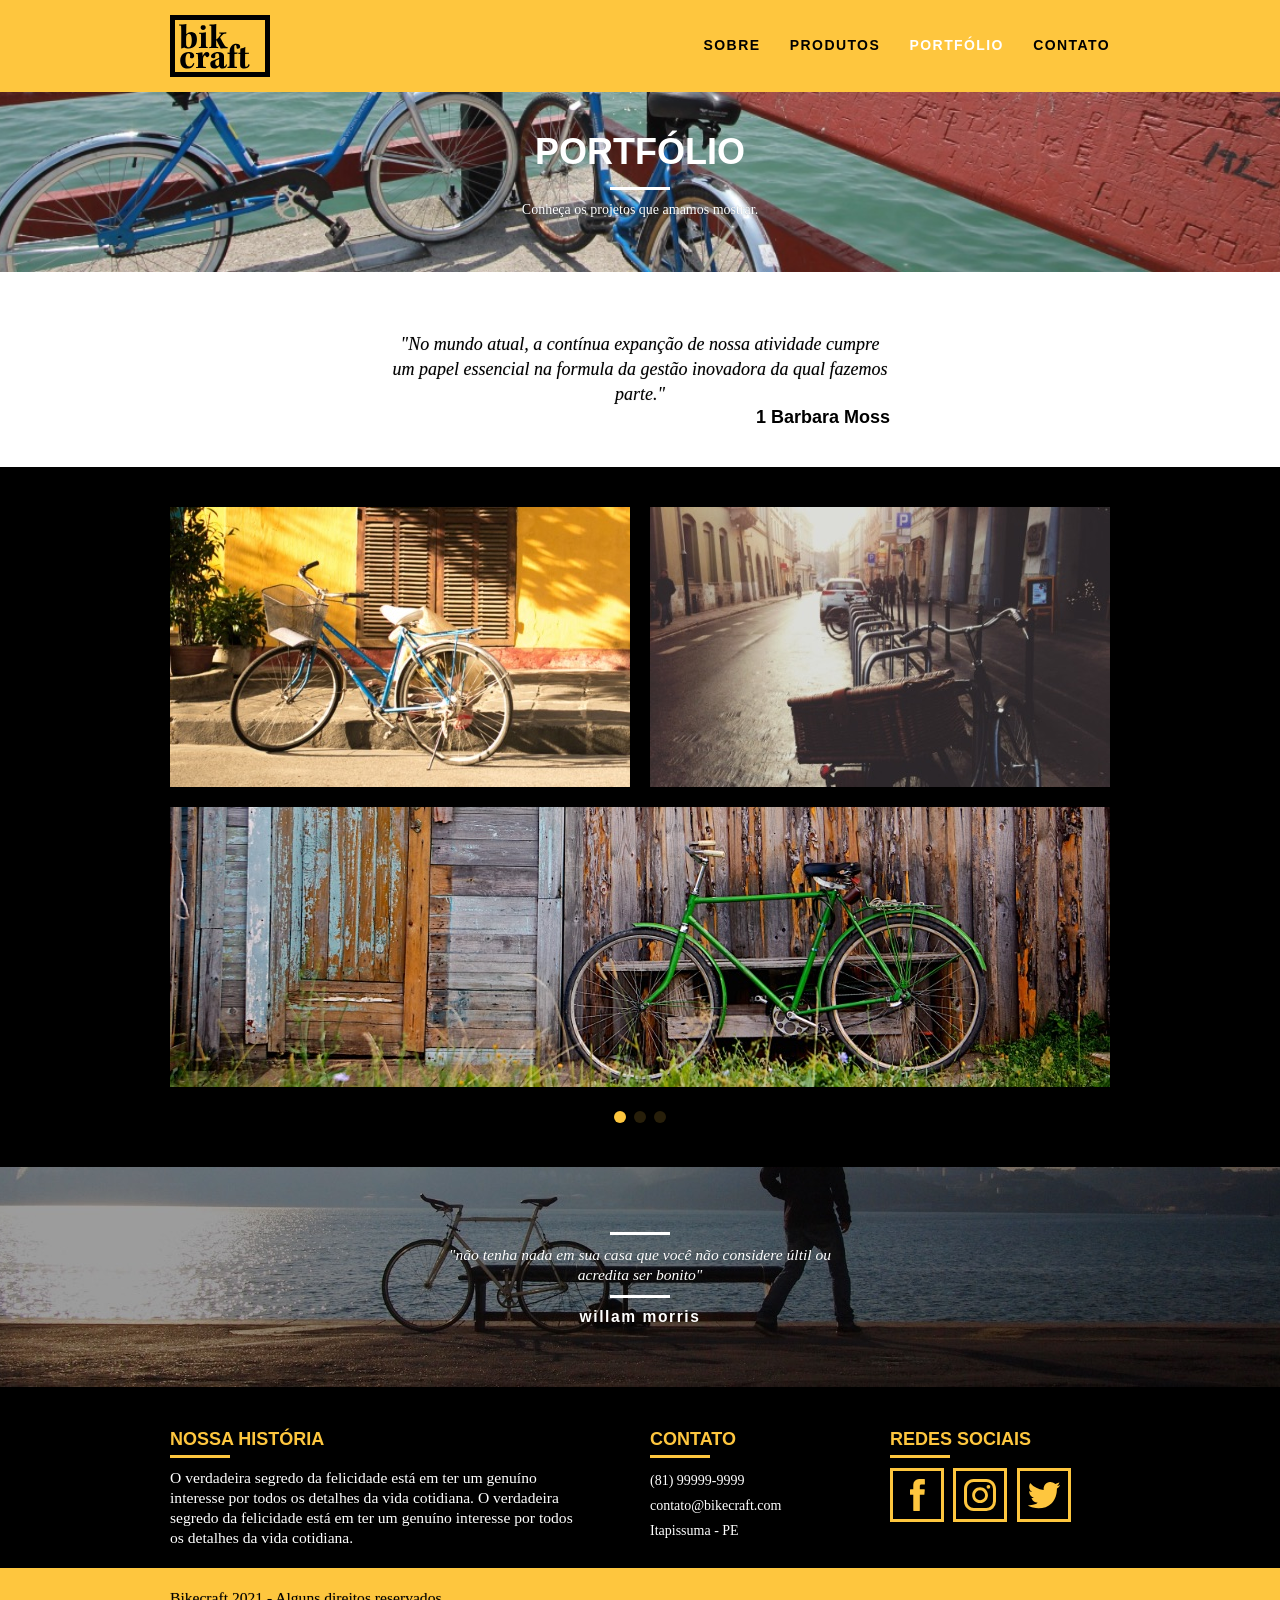
<file: projetos/bikecraft/portfolio.html>
<!DOCTYPE html>
<html lang="pt-br">

<head>
  <meta charset="UTF-8">
  <meta http-equiv="X-UA-Compatible" content="IE=edge">
  <meta name="viewport" content="width=device-width, initial-scale=1.0">
  <link rel="stylesheet" href="css/normalize.css">
  <link rel="stylesheet" href="css/reset.css">
  <link rel="stylesheet" href="css/grid.css">
  <link rel="stylesheet" href="css/style.css">
  <link rel="stylesheet" href="css/portfolio.css">
  <link rel="stylesheet" href="css/responsivo.css">
  <script>document.documentElement.classList.add('js')</script>
  <title>Bikcraft - Portfólio</title>
</head>

<body>
  <header class="header">
    <div class="container">
      <a class="grid-4" href="index.html">
        <img src="img/bikcraft.svg" alt="logo">
      </a>
      <nav class="grid-12 header_menu">
        <ul>
          <li><a href="sobre.html">sobre</a></li>
          <li><a href="produtos.html">produtos</a></li>
          <li><a href="portfolio.html" class="menu-ativo">portfólio</a></li>
          <li><a href="contato.html">contato</a></li>
        </ul>
      </nav>
    </div>
  </header>
  <section class="introducao-interna interna-portfolio">
    <div class="container">
      <h1 data-anime="400" class="fadeInDown">Portfólio</h1>
      <p data-anime="800" class="fadeInDown">Conheça os projetos que amamos mostrar.</p>
    </div>
  </section>

  <section class="container" data-slide="quote">
    <blockquote class="quote-clientes">
      <p>"No mundo atual, a contínua expanção de nossa atividade cumpre um papel essencial na formula da gestão inovadora da qual fazemos parte."</p>
      <cite>1 Barbara Moss</cite>
    </blockquote>
    <blockquote class="quote-clientes">
      <p>"No mundo atual, a contínua expanção de nossa atividade cumpre um papel essencial na formula da gestão inovadora da qual fazemos parte."</p>
      <cite>2 Barbara Moss</cite>
    </blockquote>
    <blockquote class="quote-clientes">
      <p>"No mundo atual, a contínua expanção de nossa atividade cumpre um papel essencial na formula da gestão inovadora da qual fazemos parte."</p>
      <cite>3 Barbara Moss</cite>
    </blockquote>
  </section>


  <section class="portfolio">
    <div class="container" data-slide="portfolio">
      <ul class="portfolio_lista">
        <li class="grid-8"><img src="img/portfolio/passeio.jpg" alt=""></li>
        <li class="grid-8"><img src="img/portfolio/retro.jpg" alt=""></li>
        <li class="grid-16"><img src="img/portfolio/esporte.jpg" alt=""></li>
      </ul>

      <ul class="portfolio_lista">
        <li class="grid-8"><img src="img/portfolio/retro.jpg" alt=""></li>
        <li class="grid-8"><img src="img/portfolio/passeio.jpg" alt=""></li>
        <li class="grid-16"><img src="img/portfolio/esporte.jpg" alt=""></li>
      </ul>

      <ul class="portfolio_lista">
        <li class="grid-16"><img src="img/portfolio/esporte.jpg" alt=""></li>
        <li class="grid-8"><img src="img/portfolio/passeio.jpg" alt=""></li>
        <li class="grid-8"><img src="img/portfolio/retro.jpg" alt=""></li>
      </ul>
    </div>
  </section>

  <section class="quebra">
    <blockquote class="quote-externo container">
      <p>"não tenha nada em sua casa que você não considere últil ou acredita ser bonito"</p>
      <cite>willam morris</cite>
    </blockquote>
  </section>

  <footer>
    <div class="footer">
      <div class="container">
        <div class="grid-8 footer_historia">
          <h3>Nossa História</h3>
          <p>
            O verdadeira segredo da felicidade está em ter um genuíno interesse por todos os detalhes da vida cotidiana. O verdadeira segredo da felicidade está em ter um genuíno interesse por todos os detalhes da vida cotidiana.
          </p>
        </div>
        <div class="grid-4 footer_contato">
          <h3>Contato</h3>
          <ul>
            <li>(81) 99999-9999</li>
            <li>contato@bikecraft.com</li>
            <li>Itapissuma - PE</li>
          </ul>
        </div>
        <div class="grid-4 footer_redes">
          <h3>Redes sociais</h3>
          <ul>
            <li><a href="http://facebook.com" target="_blank"><img src="img/redes-sociais/facebook.svg" alt=""></a></li>
            <li><a href="http://instagram.com" target="_blank"><img src="img/redes-sociais/instagram.svg" alt=""></a></li>
            <li><a href="http://twitter.com" target="_blank"><img src="img/redes-sociais/twitter.svg" alt=""></a></li>
          </ul>
        </div>
      </div>
    </div>
    <div class="copy">
      <div class="container">
        <p class="grid-16">Bikecraft 2021 - Alguns direitos reservados.</p>
      </div>
    </div>
  </footer>
  <script src="js/simple-anime.js"></script>
  <script src="js/simple-slide.js"></script>
  <script src="js/script.js"></script>
</body>

</html>
</file>
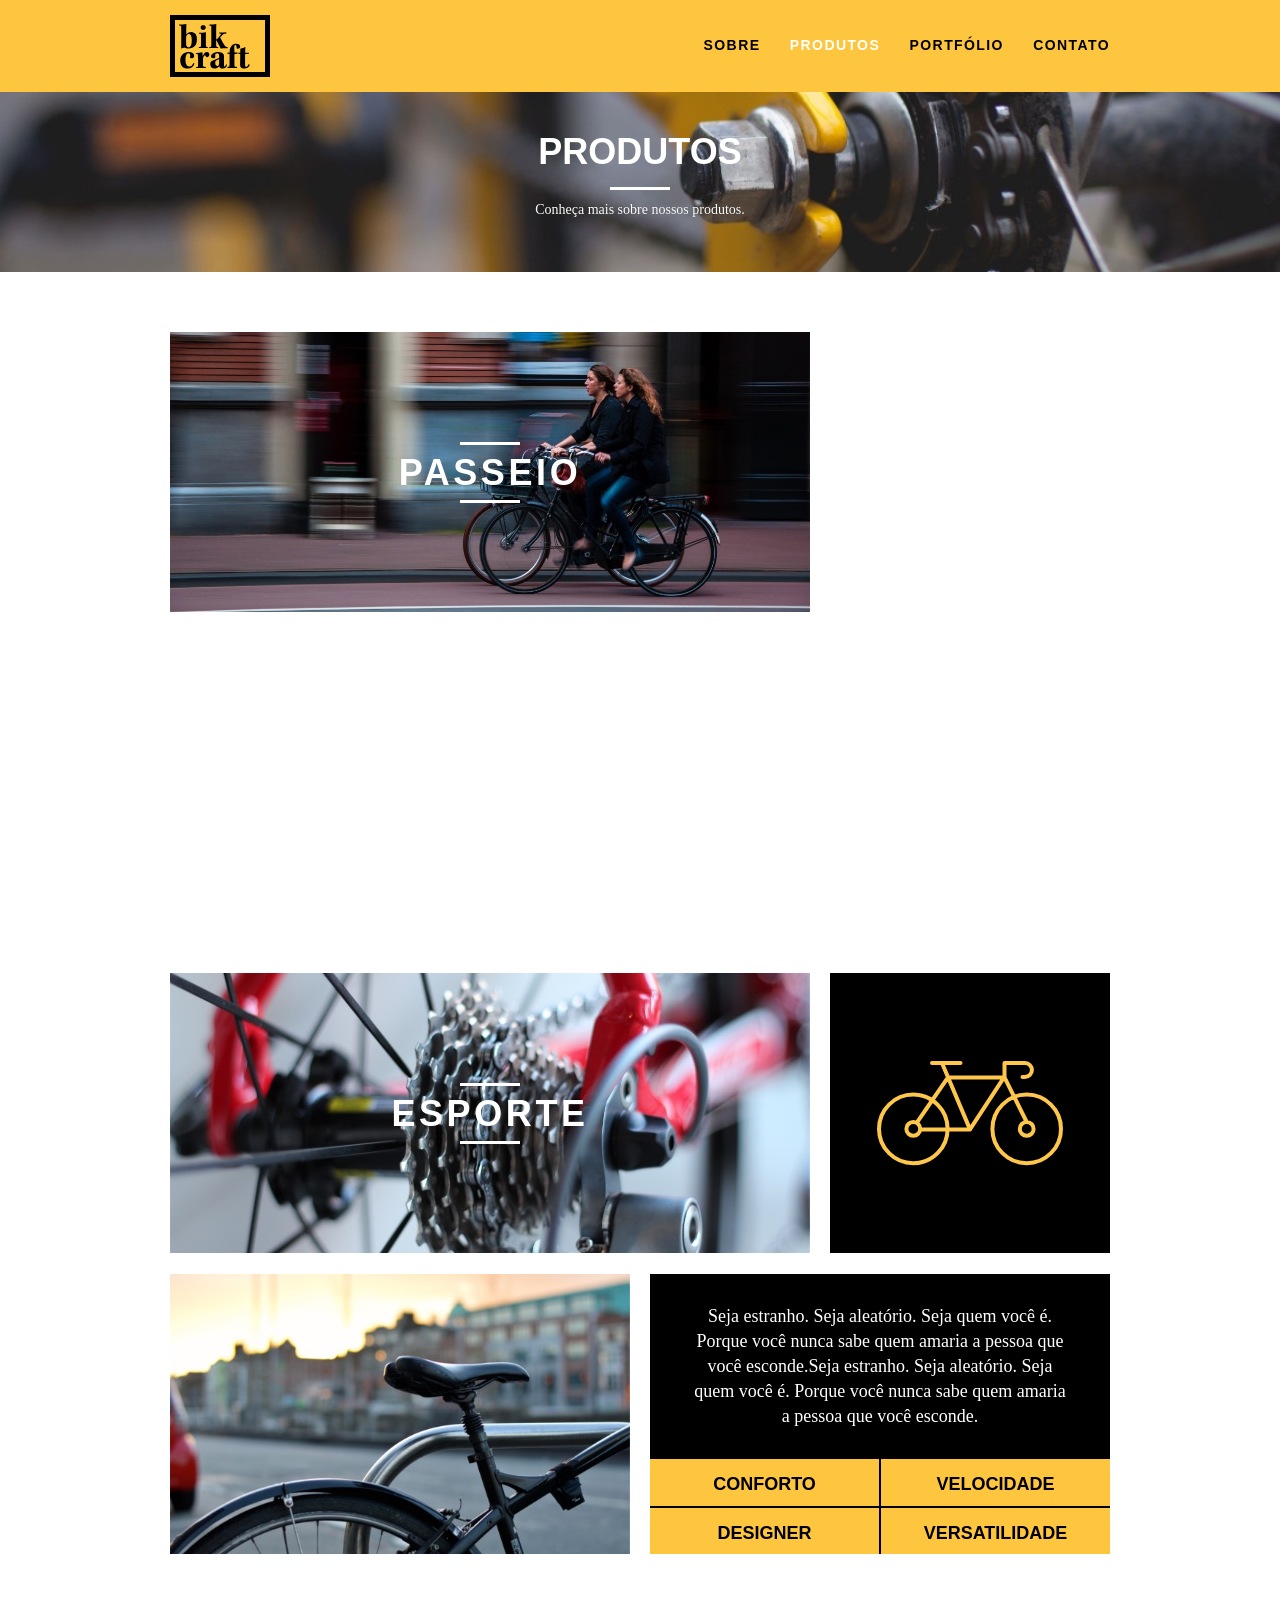
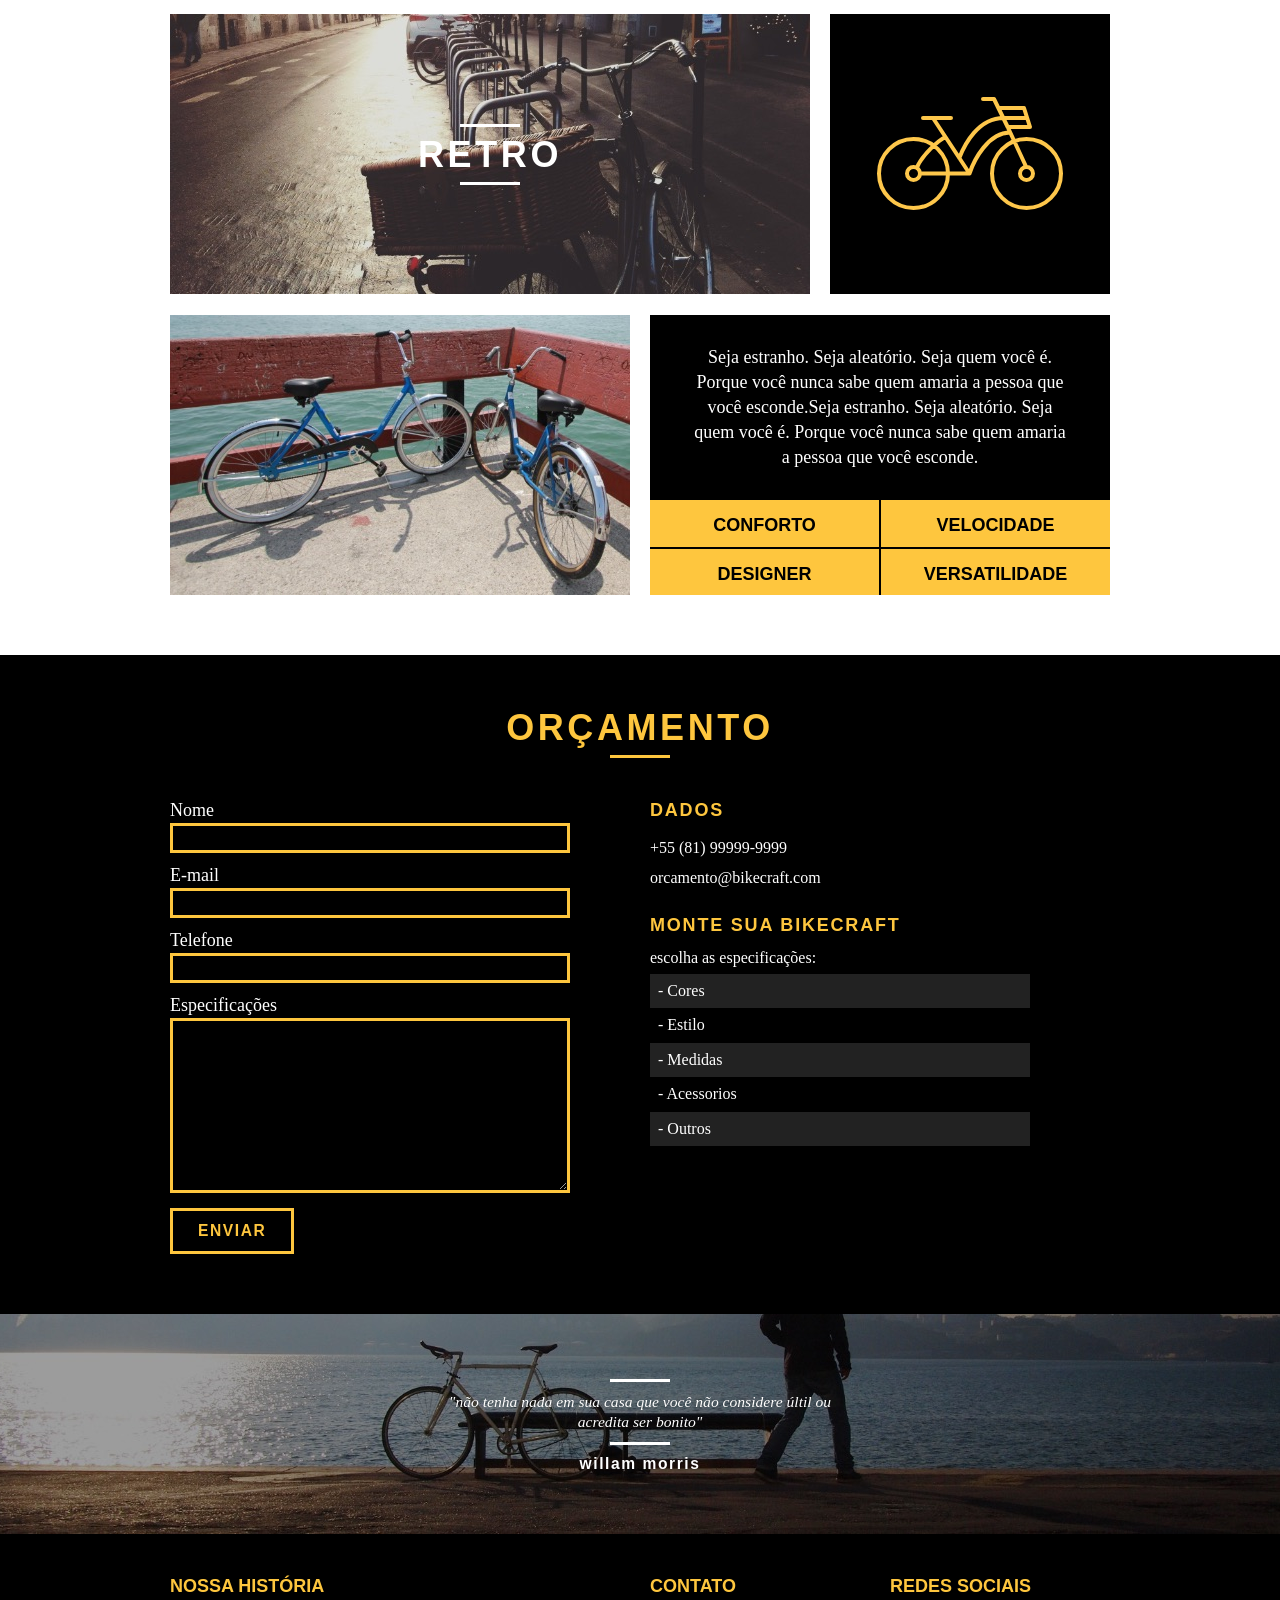
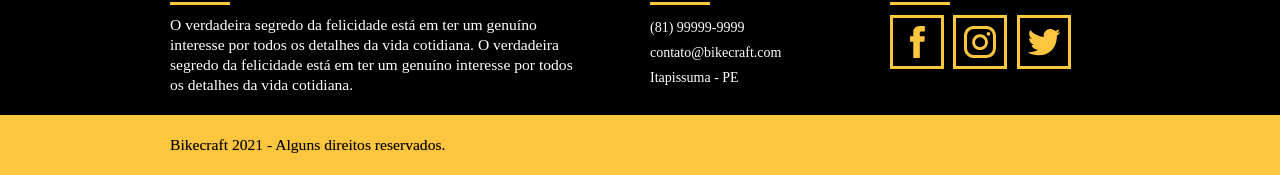
<file: projetos/bikecraft/produtos.html>
<!DOCTYPE html>
<html lang="pt-br">

<head>
    <meta charset="UTF-8">
    <meta http-equiv="X-UA-Compatible" content="IE=edge">
    <meta name="viewport" content="width=device-width, initial-scale=1.0">
    <link rel="stylesheet" href="css/normalize.css">
    <link rel="stylesheet" href="css/reset.css">
    <link rel="stylesheet" href="css/grid.css">
    <link rel="stylesheet" href="css/style.css">
    <link rel="stylesheet" href="css/produtos.css">
    <link rel="stylesheet" href="css/responsivo.css">
    <script>document.documentElement.classList.add('js')</script>
    <title>Bikcraft - Produtos</title>
</head>

<body>
    <header class="header">
        <div class="container">
            <a class="grid-4" href="index.html">
                <img src="img/bikcraft.svg" alt="logo">
            </a>
            <nav class="grid-12 header_menu">
                <ul>
                    <li><a href="sobre.html">sobre</a></li>
                    <li><a href="produtos.html" class="menu-ativo">produtos</a></li>
                    <li><a href="portfolio.html">portfólio</a></li>
                    <li><a href="contato.html">contato</a></li>
                </ul>
            </nav>
        </div>
    </header>
    <section class="introducao-interna interna-produtos">
        <div class="container">
            <h1 data-anime="400" class="fadeInDown">Produtos</h1>
            <p data-anime="800" class="fadeInDown">Conheça mais sobre nossos produtos.</p>
        </div>
    </section>

    <section data-anime="1000" class="container produto-item fadeInDown">
        <div data-anime="1400" class="grid-11 fadeInLeft-produto">
            <img src="img/produtos/bikcraft-passeio-1.jpg" alt="">
            <h2>Passeio</h2>
        </div>
        <div data-anime="1800" class="grid-5 produto-icone fadeInRight-produto">
            <img src="img/produtos/passeio.svg" alt="">
        </div>
        <div data-anime="2200" class="grid-8 fadeInUp-produto">
            <img src="img/produtos/bikcraft-passeio-2.jpg" alt="">
        </div>
        <div data-anime="2600" class="grid-8 produto-info fadeInUp-produto">
            <p>Seja estranho. Seja aleatório. Seja quem você é. Porque você nunca sabe quem amaria a pessoa que você esconde.Seja estranho. Seja aleatório. Seja quem você é. Porque você nunca sabe quem amaria a pessoa que você esconde.</p>
            <ul>
                <li>Conforto</li>
                <li>Velocidade</li>
                <li>Designer</li>
                <li>Versatilidade</li>
            </ul>
        </div>
    </section>

    <section class="container produto-item">
        <div class="grid-11">
            <img src="img/produtos/bikcraft-esporte-1.jpg" alt="">
            <h2>Esporte</h2>
        </div>
        <div class="grid-5 produto-icone">
            <img src="img/produtos/esporte.svg" alt="">
        </div>
        <div class="grid-8">
            <img src="img/produtos/bikcraft-esporte-2.jpg" alt="">
        </div>
        <div class="grid-8 produto-info">
            <p>Seja estranho. Seja aleatório. Seja quem você é. Porque você nunca sabe quem amaria a pessoa que você esconde.Seja estranho. Seja aleatório. Seja quem você é. Porque você nunca sabe quem amaria a pessoa que você esconde.</p>
            <ul>
                <li>Conforto</li>
                <li>Velocidade</li>
                <li>Designer</li>
                <li>Versatilidade</li>
            </ul>
        </div>
    </section>
    <section class="container produto-item">
        <div class="grid-11">
            <img src="img/produtos/bikcraft-retro-1.jpg" alt="">
            <h2>Retro</h2>
        </div>
        <div class="grid-5 produto-icone">
            <img src="img/produtos/passeio.svg" alt="">
        </div>
        <div class="grid-8">
            <img src="img/produtos/bikcraft-retro-2.jpg" alt="">
        </div>
        <div class="grid-8 produto-info">
            <p>Seja estranho. Seja aleatório. Seja quem você é. Porque você nunca sabe quem amaria a pessoa que você esconde.Seja estranho. Seja aleatório. Seja quem você é. Porque você nunca sabe quem amaria a pessoa que você esconde.</p>
            <ul>
                <li>Conforto</li>
                <li>Velocidade</li>
                <li>Designer</li>
                <li>Versatilidade</li>
            </ul>
        </div>
    </section>
   
    <section class="orcamento">
        <div class="container">
            <h2 class="subtitulo">Orçamento</h2>
            <form id="form-orcamento" class="form grid-8">
                <label for="nome">Nome</label>
                <input type="text" id="nome">
                <label for="email">E-mail</label>
                <input type="text" id="email">
                <label for="telefone">Telefone</label>
                <input type="text" id="telefone">
                <label for="espc">Especificações</label>
                <textarea id="espc" cols="30" rows="10"></textarea>
                <button type="submit" class="btn btn-orcamento">Enviar</button>
            </form>
            <div class="orcamento-dados grid-8">
                <h3>Dados</h3>
                <span>+55 (81) 99999-9999</span>
                <span>orcamento@bikecraft.com</span>
                <h3>Monte sua bikecraft</h3>
                <p>escolha as especificações:</p>
                <ul>
                    <li>- Cores</li>
                    <li>- Estilo</li>
                    <li>- Medidas</li>
                    <li>- Acessorios</li>
                    <li>- Outros</li>
                </ul>
            </div>
        </div>
    </section>

    <section class="quebra">
        <blockquote class="quote-externo container">
            <p>"não tenha nada em sua casa que você não considere últil ou acredita ser bonito"</p>
            <cite>willam morris</cite>
        </blockquote>
    </section>

    <footer>
        <div class="footer">
            <div class="container">
                <div class="grid-8 footer_historia">
                    <h3>Nossa História</h3>
                    <p>
                        O verdadeira segredo da felicidade está em ter um genuíno interesse por todos os detalhes da vida cotidiana. O verdadeira segredo da felicidade está em ter um genuíno interesse por todos os detalhes da vida cotidiana.
                    </p>
                </div>
                <div class="grid-4 footer_contato">
                    <h3>Contato</h3>
                    <ul>
                        <li>(81) 99999-9999</li>
                        <li>contato@bikecraft.com</li>
                        <li>Itapissuma - PE</li>
                    </ul>
                </div>
                <div class="grid-4 footer_redes">
                    <h3>Redes sociais</h3>
                    <ul>
                        <li><a href="http://facebook.com" target="_blank"><img src="img/redes-sociais/facebook.svg" alt=""></a></li>
                        <li><a href="http://instagram.com" target="_blank"><img src="img/redes-sociais/instagram.svg" alt=""></a></li>
                        <li><a href="http://twitter.com" target="_blank"><img src="img/redes-sociais/twitter.svg" alt=""></a></li>
                    </ul>
                </div>
            </div>
        </div>
        <div class="copy">
            <div class="container">
                <p class="grid-16">Bikecraft 2021 - Alguns direitos reservados.</p>
            </div>
        </div>
    </footer>
    <script src="js/simple-anime.js"></script>
    <script src="js/script.js"></script>
</body>

</html>
</file>
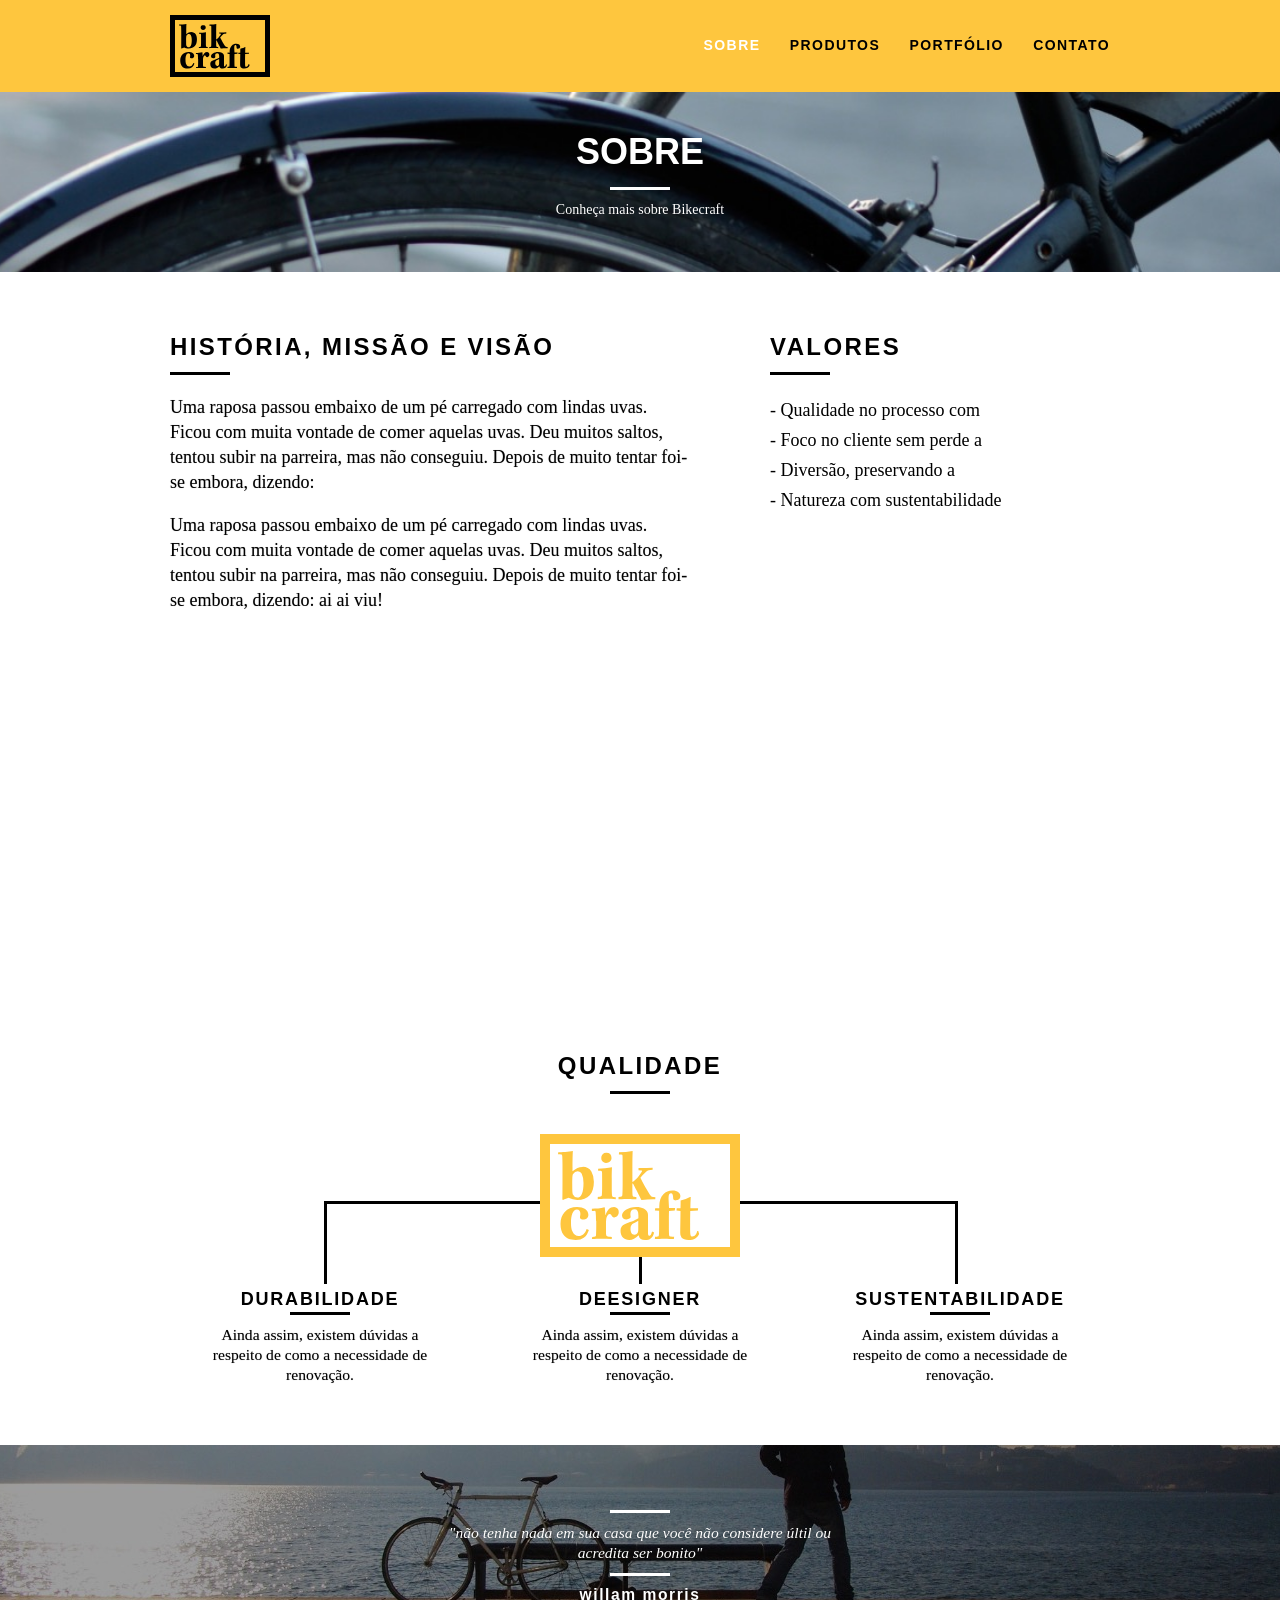
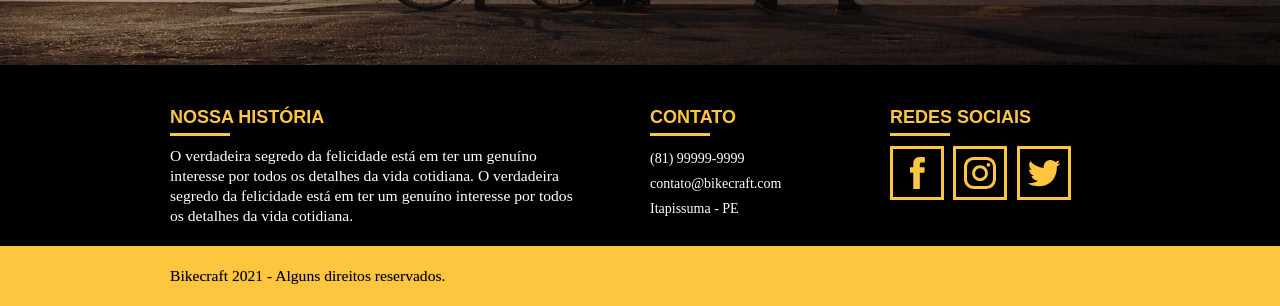
<file: projetos/bikecraft/sobre.html>
<!DOCTYPE html>
<html lang="pt-br">

<head>
    <meta charset="UTF-8">
    <meta http-equiv="X-UA-Compatible" content="IE=edge">
    <meta name="viewport" content="width=device-width, initial-scale=1.0">
    <link rel="stylesheet" href="css/normalize.css">
    <link rel="stylesheet" href="css/reset.css">
    <link rel="stylesheet" href="css/grid.css">
    <link rel="stylesheet" href="css/style.css">
    <link rel="stylesheet" href="css/sobre.css">
    <link rel="stylesheet" href="css/responsivo.css">
    <script>document.documentElement.classList.add('js')</script>
    <title>Bikcraft - Sobre</title>
</head>

<body>
    <header class="header">
        <div class="container">
            <a class="grid-4" href="index.html">
                <img src="img/bikcraft.svg" alt="logo">
            </a>
            <nav class="grid-12 header_menu">
                <ul>
                    <li><a href="sobre.html" class="menu-ativo">sobre</a></li>
                    <li><a href="produtos.html">produtos</a></li>
                    <li><a href="portfolio.html">portfólio</a></li>
                    <li><a href="contato.html">contato</a></li>
                </ul>
            </nav>
        </div>
    </header>
    <section class="introducao-interna interna-sobre">
        <div class="container">
            <h1 data-anime="400" class="fadeInDown">Sobre</h1>
			<p data-anime="800" class="fadeInDown">Conheça mais sobre Bikecraft</p>
        </div>
    </section>

	<section data-anime="1200" class="missao-sobre container fadeInDown">
		<div class="grid-10">
			<h2 class="subtitulo-interno">História, Missão e visão</h2>
			<p>
				Uma raposa passou embaixo de um pé carregado com lindas uvas. Ficou com muita vontade de comer aquelas uvas. Deu muitos saltos, tentou subir na parreira, mas não conseguiu. Depois de muito tentar foi-se embora, dizendo:
			</p>
			<p>
				Uma raposa passou embaixo de um pé carregado com lindas uvas. Ficou com muita vontade de comer aquelas uvas. Deu muitos saltos, tentou subir na parreira, mas não conseguiu. Depois de muito tentar foi-se embora, dizendo: ai ai viu!
			</p>
		</div>
		<div class="grid-6">
			<h2 class="subtitulo-interno">Valores</h2>
			<ul>
				<li>- Qualidade no processo com</li>
				<li>- Foco no cliente sem perde a </li>
				<li>- Diversão, preservando a</li>
				<li>- Natureza com sustentabilidade</li>
			</ul>
		</div>
		<div data-anime="1600" class="grid-16 foto-equipe fadeInDown">
			<img src="img/equipe-bikcraft.jpg" alt="">
		</div>
	</section>

    <section class="qualidade container">
        <h2 class="subtitulo">qualidade</h2>
        <img src="img/bikcraft-qualidade.svg" alt="">
        <ul class="qualidade_lista">
            <li class="grid-1-3">
                <h3>durabilidade</h3>
                <p>Ainda assim, existem dúvidas a respeito de como a necessidade de renovação.</p>
            </li>
            <li class="grid-1-3">
                <h3>deesigner</h3>
                <p>Ainda assim, existem dúvidas a respeito de como a necessidade de renovação.</p>
            </li>
            <li class="grid-1-3">
                <h3>sustentabilidade</h3>
                <p>Ainda assim, existem dúvidas a respeito de como a necessidade de renovação.</p>
            </li>
        </ul>
    </section>

    <section class="quebra">
        <blockquote class="quote-externo container">
            <p>"não tenha nada em sua casa que você não considere últil ou acredita ser bonito"</p>
            <cite>willam morris</cite>
        </blockquote>
    </section>

    <footer>
        <div class="footer">
            <div class="container">
                <div class="grid-8 footer_historia">
                    <h3>Nossa História</h3>
                    <p>
                        O verdadeira segredo da felicidade está em ter um genuíno interesse por todos os detalhes da vida cotidiana. O verdadeira segredo da felicidade está em ter um genuíno interesse por todos os detalhes da vida cotidiana.
                    </p>
                </div>
                <div class="grid-4 footer_contato">
                    <h3>Contato</h3>
                    <ul>
                        <li>(81) 99999-9999</li>
                        <li>contato@bikecraft.com</li>
                        <li>Itapissuma - PE</li>
                    </ul>
                </div>
                <div class="grid-4 footer_redes">
                    <h3>Redes sociais</h3>
                    <ul>
                        <li><a href="http://facebook.com" target="_blank"><img src="img/redes-sociais/facebook.svg" alt=""></a></li>
                        <li><a href="http://instagram.com" target="_blank"><img src="img/redes-sociais/instagram.svg" alt=""></a></li>
                        <li><a href="http://twitter.com" target="_blank"><img src="img/redes-sociais/twitter.svg" alt=""></a></li>
                    </ul>
                </div>
            </div>
        </div>
        <div class="copy">
            <div class="container">
                <p class="grid-16">Bikecraft 2021 - Alguns direitos reservados.</p>
            </div>
        </div>
    </footer>
    <script src="js/simple-anime.js"></script>
    <script src="js/script.js"></script>
</body>

</html>
</file>
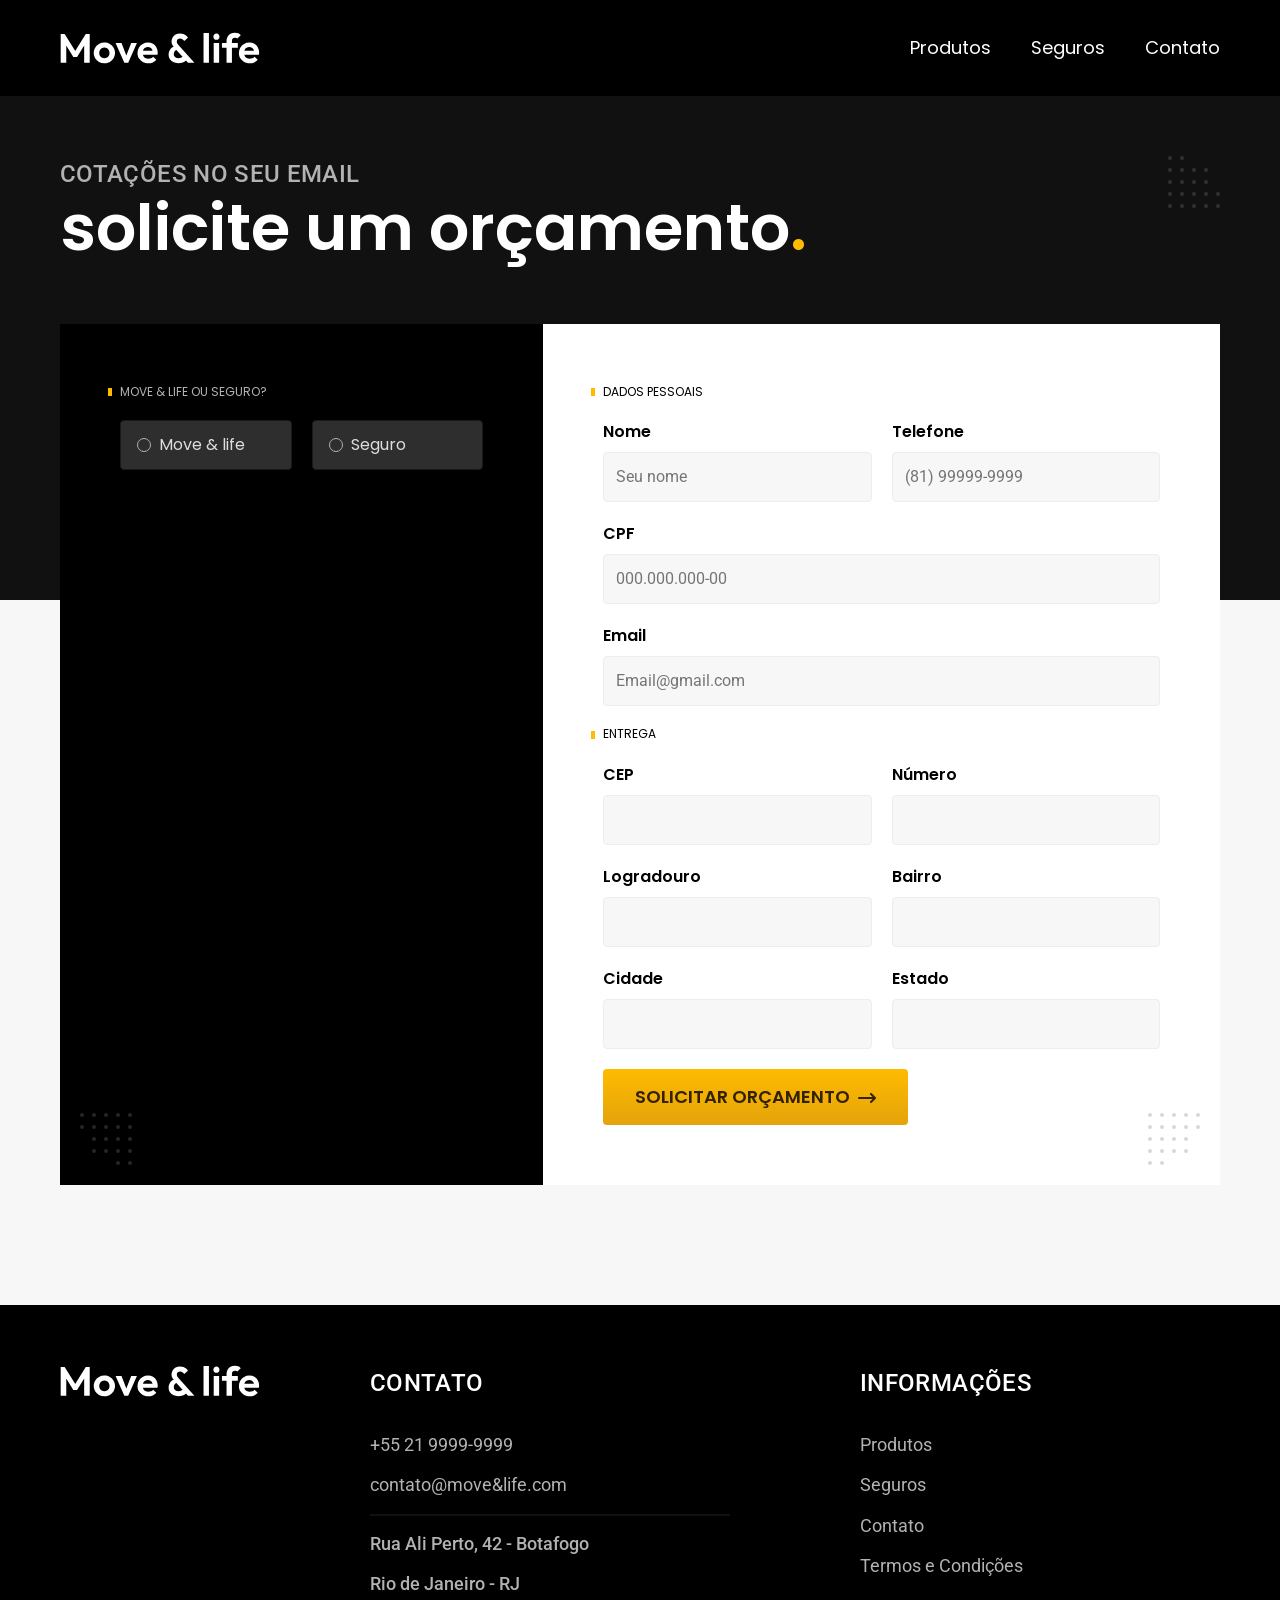
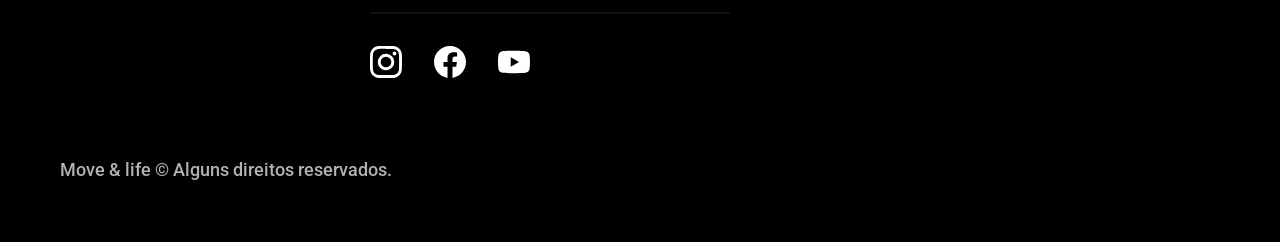
<file: projetos/move&life/orcamento.html>
<!DOCTYPE html><html lang="pt-br"><head><meta charset="UTF-8"><meta http-equiv="X-UA-Compatible" content="IE=edge"><meta name="viewport" content="width=device-width, initial-scale=1.0"><meta name="description" content="Bicicletas elétricas de alta precisão e qualidade,  feitas sob medida para o cliente. Explore o mundo na sua velocidade com a Move & life."><link rel="preload" href="css/style.css" as="style"><link rel="stylesheet" href="css/style.css"><link rel="preconnect" href="https://fonts.googleapis.com"><link rel="preconnect" href="https://fonts.gstatic.com" crossorigin><link href="https://fonts.googleapis.com/css2?family=Poppins:wght@400;600&display=swap" rel="stylesheet"><link href="https://fonts.googleapis.com/css2?family=Roboto:wght@400;500;700&display=swap" rel="stylesheet"><link href="https://fonts.googleapis.com/css2?family=Merriweather:ital,wght@1,900&display=swap" rel="stylesheet"><link rel="shortcut icon" href="favicon.svg" type="image/x-icon"><title>Move & life</title></head><body class="contato-body"><header id="header" class="header-bg"><div class="container header flex"><a href="index.html"><img src="img/move&life.svg" alt="img" width="200" height="32"></a><nav class="nav"><ul class="header-menu font-1-m flex"><li><a href="produtos.html">Produtos</a></li><li><a href="seguro.html">Seguros</a></li><li><a href="contato.html">Contato</a></li></ul></nav></div></header><main><div class="titulo-contato container"><span class="font-2-l-b">cotações no seu email</span><h1 class="font-1-xxl">solicite um orçamento<span class="deco-point">.</span></h1></div><form class="orcamento container grid" action="./"><div class="orcamento-produto grid"><h2 class="font-1-xs">Move & life ou Seguro?</h2><input type="radio" name="tipo" value="movelife" id="movelife"><label for="movelife">Move & life</label><input type="radio" name="tipo" value="seguro" id="seguro"><label for="seguro">Seguro</label><div class="orcamento-conteudo" id="orcamento-movelife"><h2 class="font-1-xs">Escolha a sua Move & life</h2><input type="radio" name="produto" value="vespa2000" id="vespa2000"><label for="vespa2000">Vespa 2000<span>R$4999</span></label><div class="orcamento-detalhes"><ul class="font-1-xs"><li><img src="img/icones/eletrica.svg" alt="img" width="32" height="32">Motor Elétrico</li><li><img src="img/icones/carbono.svg" alt="img" width="32" height="32">Fibra de Carbono</li><li><img src="img/icones/velocidade.svg" alt="img" width="32" height="32">60 Km/h</li><li><img src="img/icones/rastreador.svg" alt="img" width="32" height="32">Rastreador</li><li><img src="img/icones/cadeado.svg" alt="img" width="32" height="32">Trava de segurança</li></ul><img src="img/produtos/vespa2000.webp" alt="img" width="1120" height="680"></div><input type="radio" name="produto" value="magic" id="magic"><label for="magic">Magic Might <span>R$2499</span></label><div class="orcamento-detalhes"><ul class="font-1-xs"><li><img src="img/icones/eletrica.svg" alt="img" width="32" height="32">Motor Elétrico</li><li><img src="img/icones/carbono.svg" alt="img" width="32" height="32">Fibra de Carbono</li><li><img src="img/icones/rastreador.svg" alt="img" width="32" height="32">Rastreador</li></ul><img src="img/produtos/magic.webp" alt="img" width="1120" height="680"></div><input type="radio" name="produto" value="scootercomet" id="scootercomet"><label for="scootercomet">Scooter comet <span>R$2499</span></label><div class="orcamento-detalhes"><ul class="font-1-xs"><li><img src="img/icones/eletrica.svg" alt="img" width="32" height="32">Motor Elétrico</li><li><img src="img/icones/carbono.svg" alt="img" width="32" height="32">Fibra de Carbono</li><li><img src="img/icones/velocidade.svg" alt="img" width="32" height="32">50 Km/h</li><li><img src="img/icones/rastreador.svg" alt="img" width="32" height="32">Rastreador</li><li><img src="img/icones/cadeado.svg" alt="img" width="32" height="32">Trava de segurança</li></ul><img src="img/produtos/scootercomet.webp" alt="img" width="1120" height="680"></div><input type="radio" name="produto" value="nimbus" id="nimbus"><label for="nimbus">Nimbus Stark <span>R$4999</span></label><div class="orcamento-detalhes"><ul class="font-1-xs"><li><img src="img/icones/eletrica.svg" alt="img" width="32" height="32">Motor Elétrico</li><li><img src="img/icones/carbono.svg" alt="img" width="32" height="32">Fibra de Carbono</li><li><img src="img/icones/rastreador.svg" alt="img" width="32" height="32">Rastreador</li></ul><img src="img/produtos/nimbus.webp" alt="img" width="1120" height="680"></div><input type="radio" name="produto" value="longboardstar" id="longboardstar"><label for="longboardstar">Longboard star <span>R$2499</span></label><div class="orcamento-detalhes"><ul class="font-1-xs"><li><img src="img/icones/eletrica.svg" alt="img" width="32" height="32">Motor Elétrico</li><li><img src="img/icones/bambu.svg" alt="img" width="32" height="32">Feito com bambu</li><li><img src="img/icones/velocidade.svg" alt="img" width="32" height="32">35 Km/h</li><li><img src="img/icones/rastreador.svg" alt="img" width="32" height="32">Rastreador</li></ul><img src="img/produtos/longboardstar.webp" alt="img" width="1120" height="680"></div><input type="radio" name="produto" value="nebula" id="nebula"><label for="nebula">Nebula Cosmic <span>R$3999</span></label><div class="orcamento-detalhes"><ul class="font-1-xs"><li><img src="img/icones/eletrica.svg" alt="img" width="32" height="32">Motor Elétrico</li><li><img src="img/icones/carbono.svg" alt="img" width="32" height="32">Fibra de Carbono</li><li><img src="img/icones/rastreador.svg" alt="img" width="32" height="32">Rastreador</li></ul><img src="img/produtos/nebula.webp" alt="img" width="1120" height="680"></div></div><div class="orcamento-conteudo" id="orcamento-seguro"><h2 class="font-1-xs">Escolha seu seguro</h2><input type="radio" name="produto" value="prata" id="prata"><label for="prata">Prata <span>R$ 199</span></label><div class="orcamento-detalhes-seguro"><h3 class="font-1-xl h3-prata">Prata</h3><ul class="font-1-xs"><li><img src="img/icones/lista.svg" alt="img" width="13" height="9"> Duas trocas por ano</li><li><img src="img/icones/lista.svg" alt="img" width="13" height="9"> Assistência técnica</li><li><img src="img/icones/lista.svg" alt="img" width="13" height="9"> Suporte 08h às 18h</li><li><img src="img/icones/lista.svg" alt="img" width="13" height="9"> Cobertura estadual</li></ul></div><input type="radio" name="produto" value="ouro" id="ouro"><label for="ouro">Ouro <span>R$ 299</span></label><div class="orcamento-detalhes-seguro"><h3 class="font-1-xl h3-ouro">Ouro</h3><ul class="font-1-xs"><li><img src="img/icones/lista.svg" alt="img" width="13" height="9"> Cinco trocas por ano</li><li><img src="img/icones/lista.svg" alt="img" width="13" height="9"> Assistência especial</li><li><img src="img/icones/lista.svg" alt="img" width="13" height="9"> Suporte 24h</li><li><img src="img/icones/lista.svg" alt="img" width="13" height="9"> Cobertura nacional</li><li><img src="img/icones/lista.svg" alt="img" width="13" height="9"> Desconto em parceiros</li><li><img src="img/icones/lista.svg" alt="img" width="13" height="9"> Acesso ao Clube Move & life</li></ul></div></div></div><div class="orcamentos-dados formulario grid"><h2 class="font-1-xs coluna-l">Dados Pessoais</h2><div><label for="nome">Nome</label><input type="text" name="nome" id="nome" placeholder="Seu nome" required></div><div><label for="tel">Telefone</label><input type="text" name="tel" id="tel" placeholder="(81) 99999-9999"></div><div class="coluna-l"><label for="cpf">CPF</label><input type="cpf" name="cpf" id="cpf" placeholder="000.000.000-00" required></div><div class="coluna-l"><label for="email">Email</label><input type="email" name="email" id="email" placeholder="Email@gmail.com" required></div><h2 class="font-1-xs coluna-l">Entrega</h2><div><label for="cep">CEP</label><input type="text" name="cep" id="cep" required></div><div><label for="numero">Número</label><input type="text" name="numero" id="numero" required></div><div><label for="logradouro">Logradouro</label><input type="text" name="logradouro" id="logradouro" required></div><div><label for="bairro">Bairro</label><input type="text" name="bairro" id="bairro" required></div><div><label for="cidade">Cidade</label><input type="text" name="cidade" id="cidade" required></div><div><label for="estado">Estado</label><input type="text" name="estado" id="estado" required></div><button type="submit" class="btn btn-claro seta coluna-l">Solicitar Orçamento</button></div></form></main><footer id="footer" class="footer-bg"><div class="footer container grid"><a href="index.html"><img src="img/move&life.svg" alt="img" width="200" height="32"></a><div class="contato"><h3 class="font-2-l-b">contato</h3><ul class="font-2-m"><li><a href="tel:+55 21 9999-9999">+55 21 9999-9999</a></li><li><a href="mailto:contato@move&life.com">contato@move&life.com</a></li><li>Rua Ali Perto, 42 - Botafogo</li><li>Rio de Janeiro - RJ</li></ul><div class="footer-icos flex"><a href=""><img src="img/redes/instagram.svg" alt="img" width="32" height="32"></a><a href=""><img src="img/redes/facebook.svg" alt="img" width="32" height="32"></a><a href=""><img src="img/redes/youtube.svg" alt="img" width="32" height="32"></a></div></div><div class="informacoes"><h3 class="font-2-l-b">informações</h3><ul class="font-2-m"><li><a href="produtos.html">Produtos</a></li><li><a href="seguro.html">Seguros</a></li><li><a href="contato.html">Contato</a></li><li><a href="termos.html">Termos e Condições</a></li></ul></div><p class="footer-direitos font-2-m">Move & life © Alguns direitos reservados.</p></div></footer><script src="js/script.js"></script></body></html>
</file>
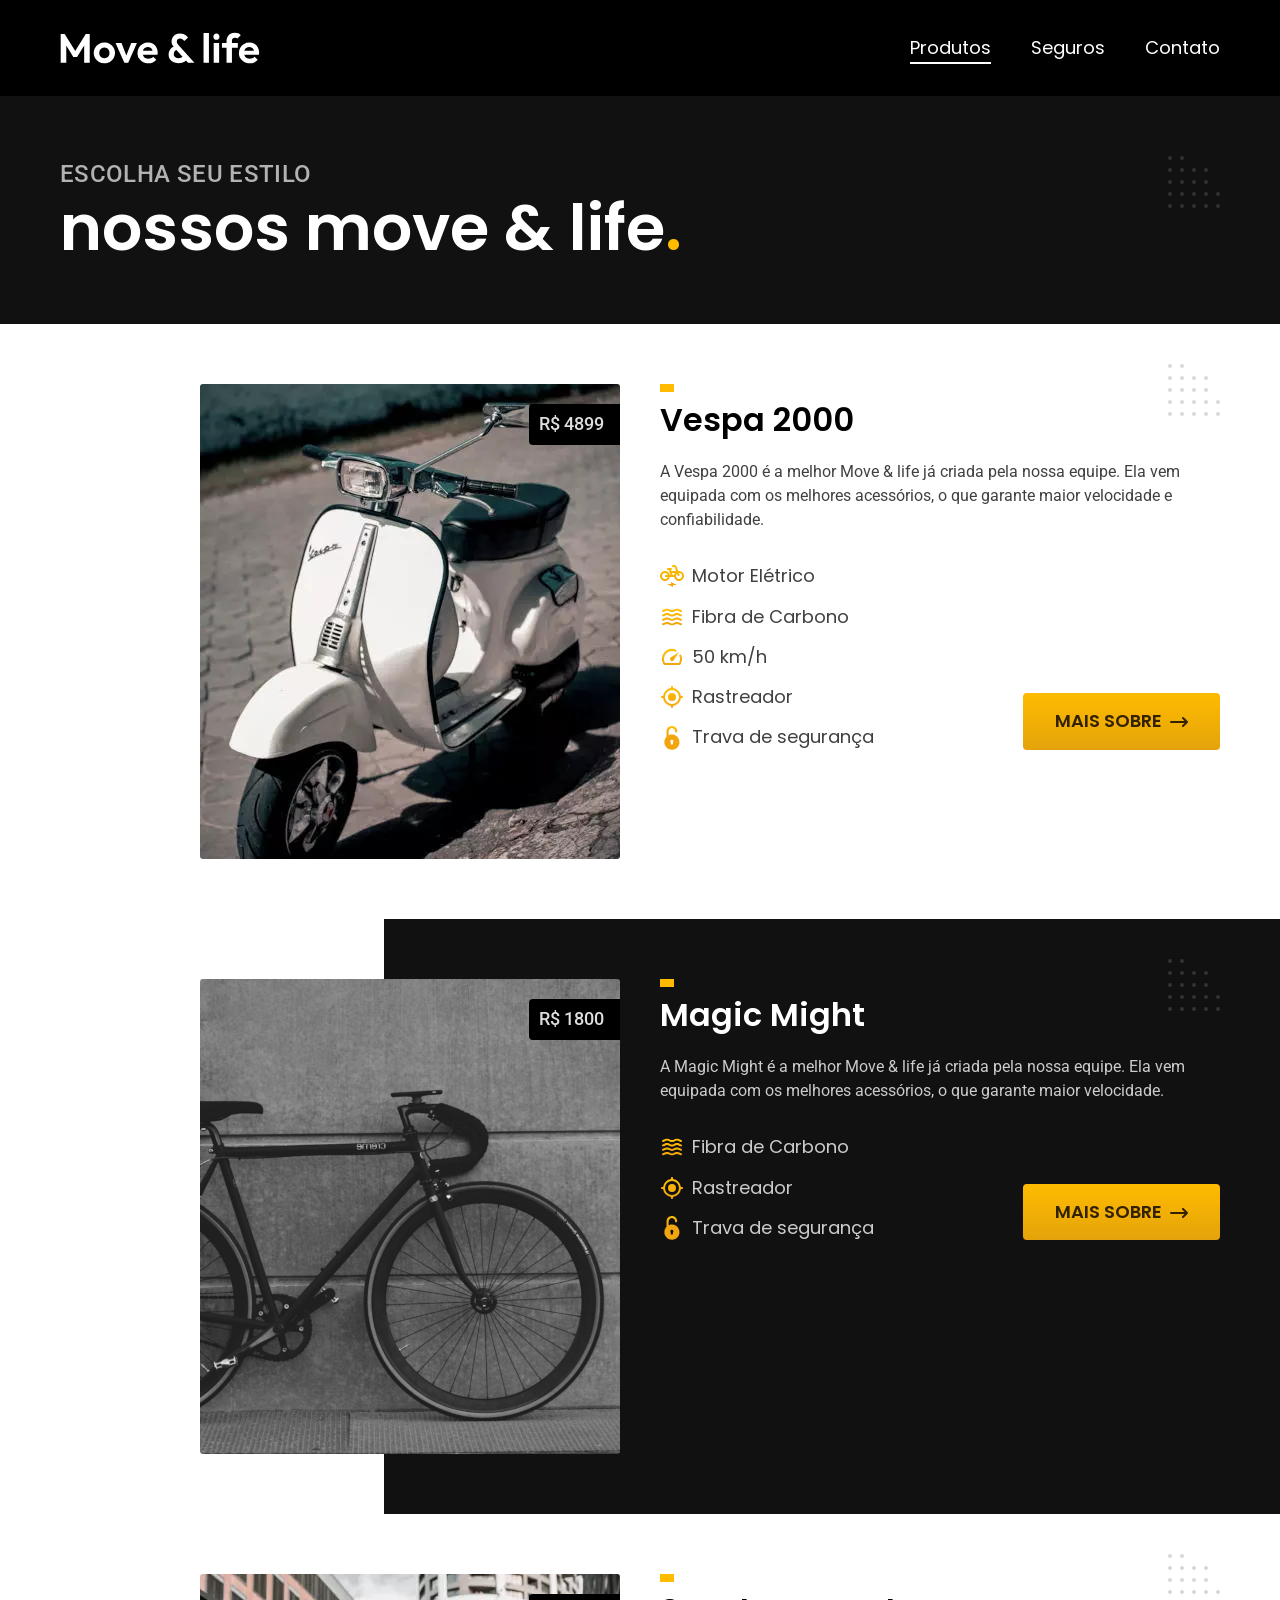
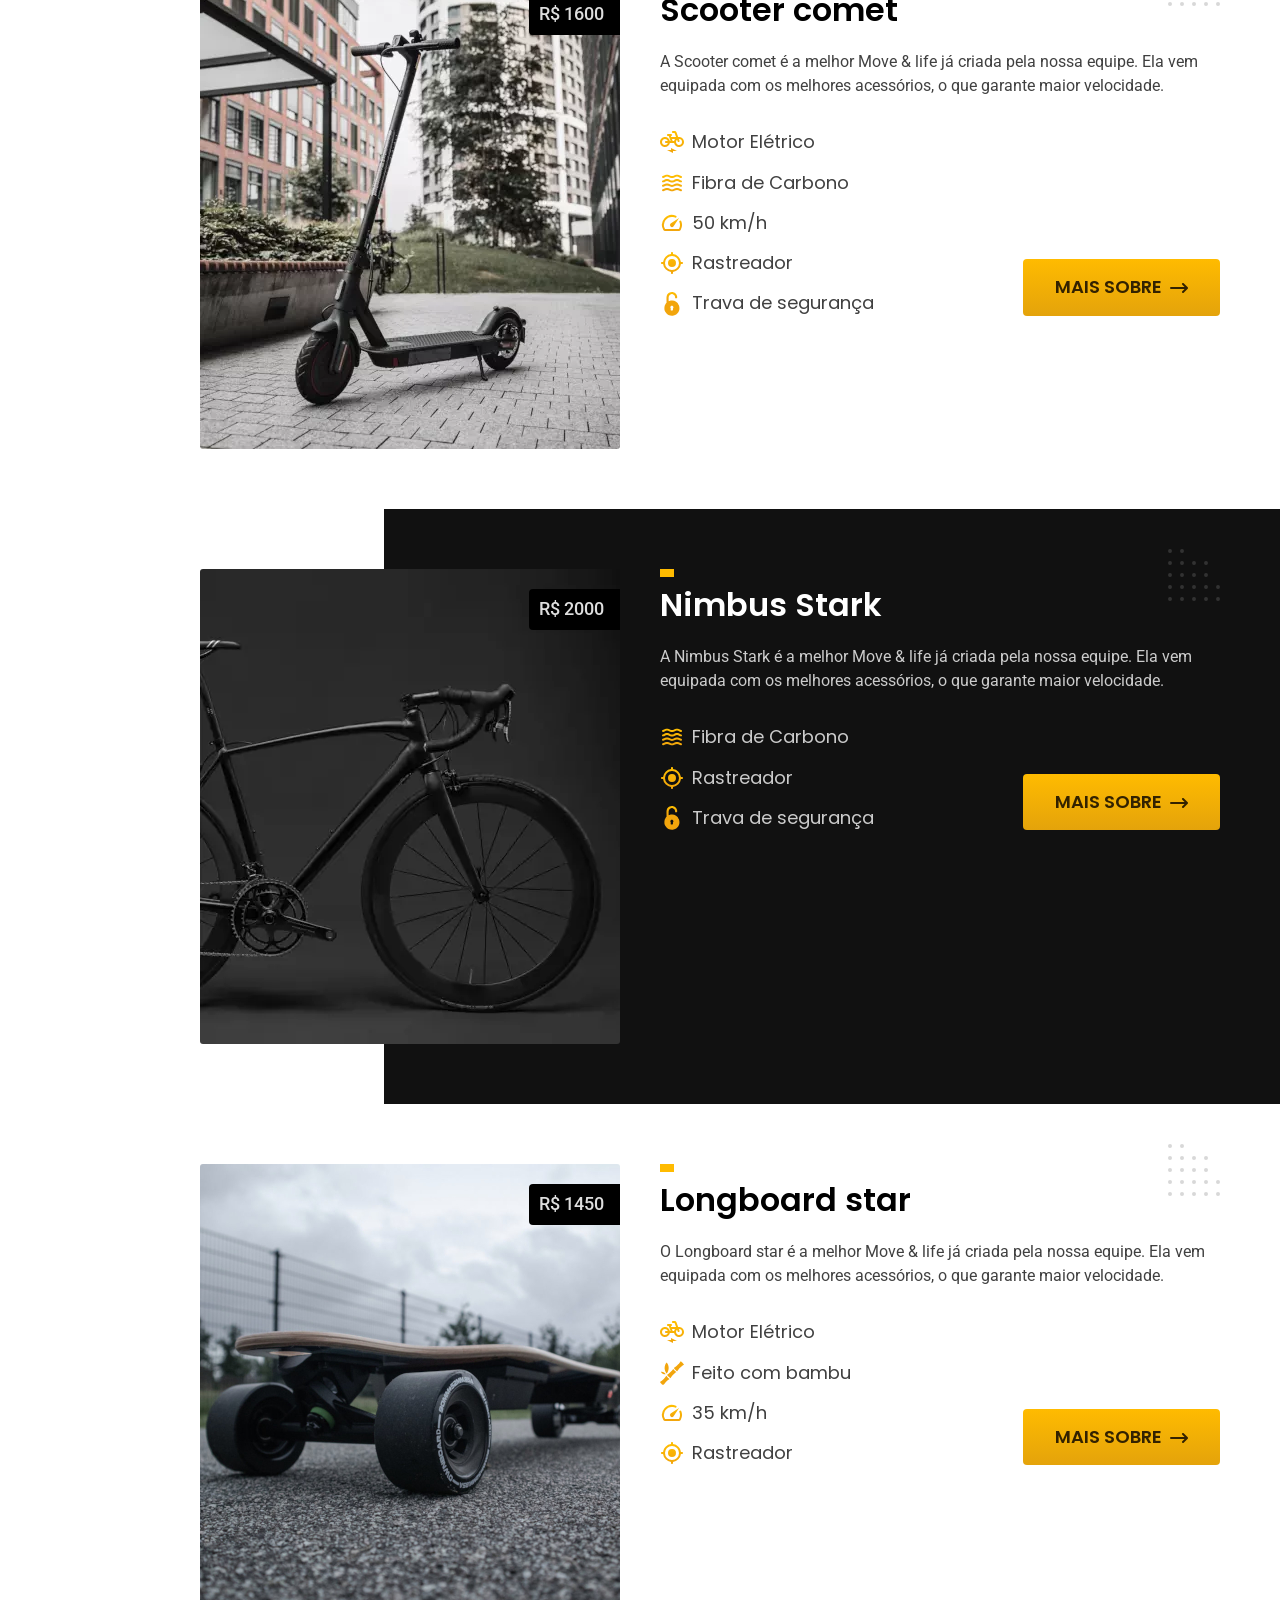
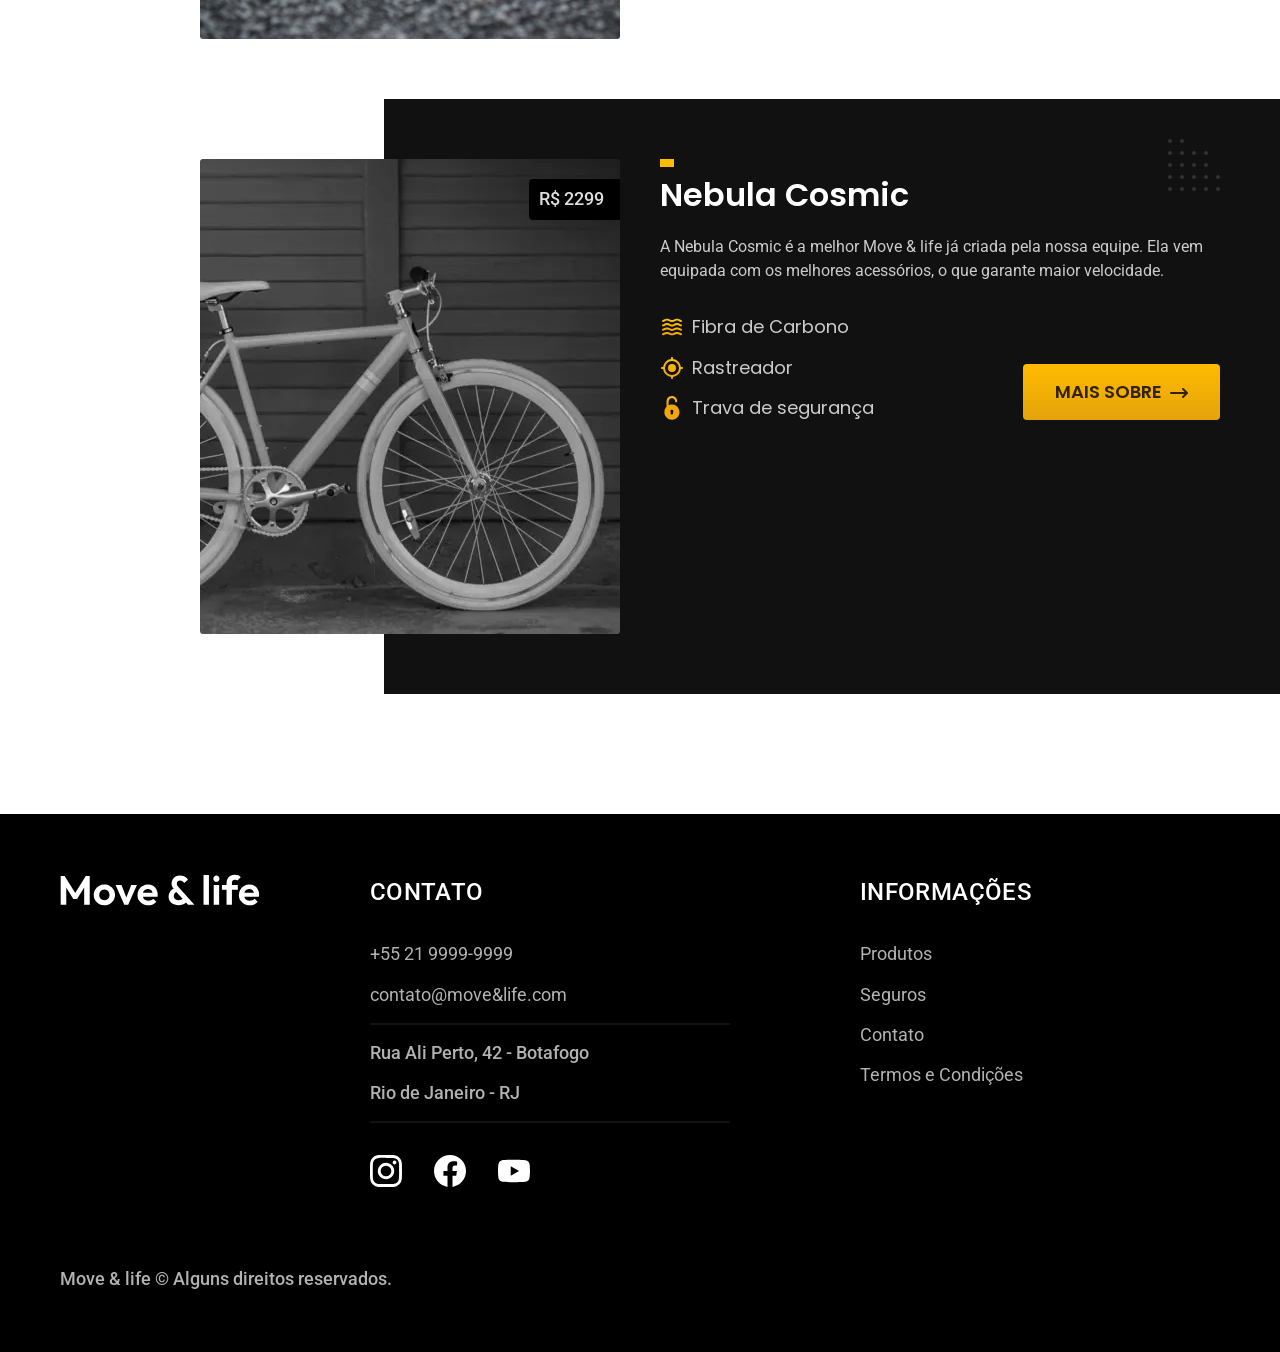
<file: projetos/move&life/produtos.html>
<!DOCTYPE html><html lang="pt-br"><head><meta charset="UTF-8"><meta http-equiv="X-UA-Compatible" content="IE=edge"><meta name="viewport" content="width=device-width, initial-scale=1.0"><meta name="description" content="Bicicletas elétricas de alta precisão e qualidade,  feitas sob medida para o cliente. Explore o mundo na sua velocidade com a Move & life."><link rel="preload" href="css/style.css" as="style"><link rel="stylesheet" href="css/style.css"><link rel="preconnect" href="https://fonts.googleapis.com"><link rel="preconnect" href="https://fonts.gstatic.com" crossorigin><link href="https://fonts.googleapis.com/css2?family=Poppins:wght@400;600&display=swap" rel="stylesheet"><link href="https://fonts.googleapis.com/css2?family=Roboto:wght@400;500;700&display=swap" rel="stylesheet"><link href="https://fonts.googleapis.com/css2?family=Merriweather:ital,wght@1,900&display=swap" rel="stylesheet"><link rel="shortcut icon" href="favicon.svg" type="image/x-icon"><title>Move & life</title></head><body><header id="header" class="header-bg"><div class="container header flex"><a href="index.html"><img src="img/move&life.svg" alt="img" width="200" height="32"></a><nav class="nav"><ul class="header-menu font-1-m flex"><li><a href="produtos.html">Produtos</a></li><li><a href="seguro.html">Seguros</a></li><li><a href="contato.html">Contato</a></li></ul></nav></div></header><main><div class="bikes-bg"><div class="container titulo-bikes"><span class="font-2-l-b">ESCOLHA SEU ESTILO</span><h1 class="font-1-xxl">nossos move & life<span class="deco-point">.</span></h1></div></div><div class="produto-item-bg"><div class="produto-item grid container"><div class="produto-img grid"><img src="img/produtos/vespa2000.webp" alt="img" width="420" height="475"><span class="font-2-m">R$ 4899</span></div><div class="produto-conteudo grid"><h2 class="font-1-xl">Vespa 2000</h2><p class="font-2-s">A Vespa 2000 é a melhor Move & life já criada pela nossa equipe. Ela vem equipada com os melhores acessórios, o que garante maior velocidade e confiabilidade.</p><ul class="font-1-m produtos-vantagens grid"><li><img src="img/icones/eletrica.svg" alt="img" width="32" height="32">
              Motor Elétrico
            </li><li><img src="img/icones/carbono.svg" alt="img" width="32" height="32">
              Fibra de Carbono
            </li><li><img src="img/icones/velocidade.svg" alt="img" width="32" height="32">
              50 km/h
            </li><li><img src="img/icones/rastreador.svg" alt="img" width="32" height="32">
              Rastreador
            </li><li><img src="img/icones/cadeado.svg" alt="img" width="32" height="32">
              Trava de segurança
            </li></ul><a class="btn btn-claro seta" href="produtos/vespa2000.html">Mais Sobre</a></div></div></div><div class="produto-item-bg"><div class="produto-item grid container"><div class="produto-img grid"><img src="img/produtos/magic.webp" alt="img" width="420" height="475"><span class="font-2-m">R$ 1800</span></div><div class="produto-conteudo grid"><h2 class="font-1-xl">Magic Might</h2><p class="font-2-s">A Magic Might é a melhor Move & life já criada pela nossa equipe. Ela vem equipada com os melhores acessórios, o que garante maior velocidade.</p><ul class="font-1-m produtos-vantagens grid"><li><img src="img/icones/carbono.svg" alt="img" width="32" height="32">
              Fibra de Carbono
            </li><li><img src="img/icones/rastreador.svg" alt="img" width="32" height="32">
              Rastreador
            </li><li><img src="img/icones/cadeado.svg" alt="img" width="32" height="32">
              Trava de segurança
            </li></ul><a class="btn btn-claro seta" href="produtos/magic.html">Mais Sobre</a></div></div></div><div class="produto-item-bg"><div class="produto-item grid container"><div class="produto-img grid"><img src="img/produtos/scootercomet.webp" alt="img" width="420" height="475"><span class="font-2-m">R$ 1600</span></div><div class="produto-conteudo grid"><h2 class="font-1-xl">Scooter comet</h2><p class="font-2-s">A Scooter comet é a melhor Move & life já criada pela nossa equipe. Ela vem equipada com os melhores acessórios, o que garante maior velocidade.</p><ul class="font-1-m produtos-vantagens grid"><li><img src="img/icones/eletrica.svg" alt="img" width="32" height="32">
              Motor Elétrico
            </li><li><img src="img/icones/carbono.svg" alt="img" width="32" height="32">
              Fibra de Carbono
            </li><li><img src="img/icones/velocidade.svg" alt="img" width="32" height="32">
              50 km/h
            </li><li><img src="img/icones/rastreador.svg" alt="img" width="32" height="32">
              Rastreador
            </li><li><img src="img/icones/cadeado.svg" alt="img" width="32" height="32">
              Trava de segurança
            </li></ul><a class="btn btn-claro seta" href="produtos/scootercomet.html">Mais Sobre</a></div></div></div><div class="produto-item-bg"><div class="produto-item grid container"><div class="produto-img grid"><img src="img/produtos/nimbus.webp" alt="img" width="420" height="475"><span class="font-2-m">R$ 2000</span></div><div class="produto-conteudo grid"><h2 class="font-1-xl">Nimbus Stark</h2><p class="font-2-s">A Nimbus Stark é a melhor Move & life já criada pela nossa equipe. Ela vem equipada com os melhores acessórios, o que garante maior velocidade.</p><ul class="font-1-m produtos-vantagens grid"><li><img src="img/icones/carbono.svg" alt="img" width="32" height="32">
              Fibra de Carbono
            </li><li><img src="img/icones/rastreador.svg" alt="img" width="32" height="32">
              Rastreador
            </li><li><img src="img/icones/cadeado.svg" alt="img" width="32" height="32">
              Trava de segurança
            </li></ul><a class="btn btn-claro seta" href="produtos/nimbus-stark.html">Mais Sobre</a></div></div></div><div class="produto-item-bg"><div class="produto-item grid container"><div class="produto-img grid"><img src="img/produtos/longboardstar.webp" alt="img" width="420" height="475"><span class="font-2-m">R$ 1450</span></div><div class="produto-conteudo grid"><h2 class="font-1-xl">Longboard star</h2><p class="font-2-s">O Longboard star é a melhor Move & life já criada pela nossa equipe. Ela vem equipada com os melhores acessórios, o que garante maior velocidade.</p><ul class="font-1-m produtos-vantagens grid"><li><img src="img/icones/eletrica.svg" alt="img" width="32" height="32">
              Motor Elétrico
            </li><li><img src="img/icones/bambu.svg" alt="img" width="32" height="32">
              Feito com bambu
            </li><li><img src="img/icones/velocidade.svg" alt="img" width="32" height="32">
              35 km/h
            </li><li><img src="img/icones/rastreador.svg" alt="img" width="32" height="32">
              Rastreador
            </li></ul><a class="btn btn-claro seta" href="produtos/longboardstar.html">Mais Sobre</a></div></div></div><div class="produto-item-bg"><div class="produto-item grid container"><div class="produto-img grid"><img src="img/produtos/nebula.webp" alt="img" width="420" height="475"><span class="font-2-m">R$ 2299</span></div><div class="produto-conteudo grid"><h2 class="font-1-xl">Nebula Cosmic</h2><p class="font-2-s">A Nebula Cosmic é a melhor Move & life já criada pela nossa equipe. Ela vem equipada com os melhores acessórios, o que garante maior velocidade.</p><ul class="font-1-m produtos-vantagens grid"><li><img src="img/icones/carbono.svg" alt="img" width="32" height="32">
              Fibra de Carbono
            </li><li><img src="img/icones/rastreador.svg" alt="img" width="32" height="32">
              Rastreador
            </li><li><img src="img/icones/cadeado.svg" alt="img" width="32" height="32">
              Trava de segurança
            </li></ul><a class="btn btn-claro seta" href="produtos/nebula.html">Mais Sobre</a></div></div></div></main><footer id="footer" class="footer-bg"><div class="footer container grid"><a href="index.html"><img src="img/move&life.svg" alt="img" width="200" height="32"></a><div class="contato"><h3 class="font-2-l-b">contato</h3><ul class="font-2-m"><li><a href="tel:+55 21 9999-9999">+55 21 9999-9999</a></li><li><a href="mailto:contato@move&life.com">contato@move&life.com</a></li><li>Rua Ali Perto, 42 - Botafogo</li><li>Rio de Janeiro - RJ</li></ul><div class="footer-icos flex"><a href=""><img src="img/redes/instagram.svg" alt="img" width="32" height="32"></a><a href=""><img src="img/redes/facebook.svg" alt="img" width="32" height="32"></a><a href=""><img src="img/redes/youtube.svg" alt="img" width="32" height="32"></a></div></div><div class="informacoes"><h3 class="font-2-l-b">informações</h3><ul class="font-2-m"><li><a href="produtos.html">Produtos</a></li><li><a href="seguro.html">Seguros</a></li><li><a href="contato.html">Contato</a></li><li><a href="termos.html">Termos e Condições</a></li></ul></div><p class="footer-direitos font-2-m">Move & life © Alguns direitos reservados.</p></div></footer><script src="js/script.js"></script></body></html>
</file>
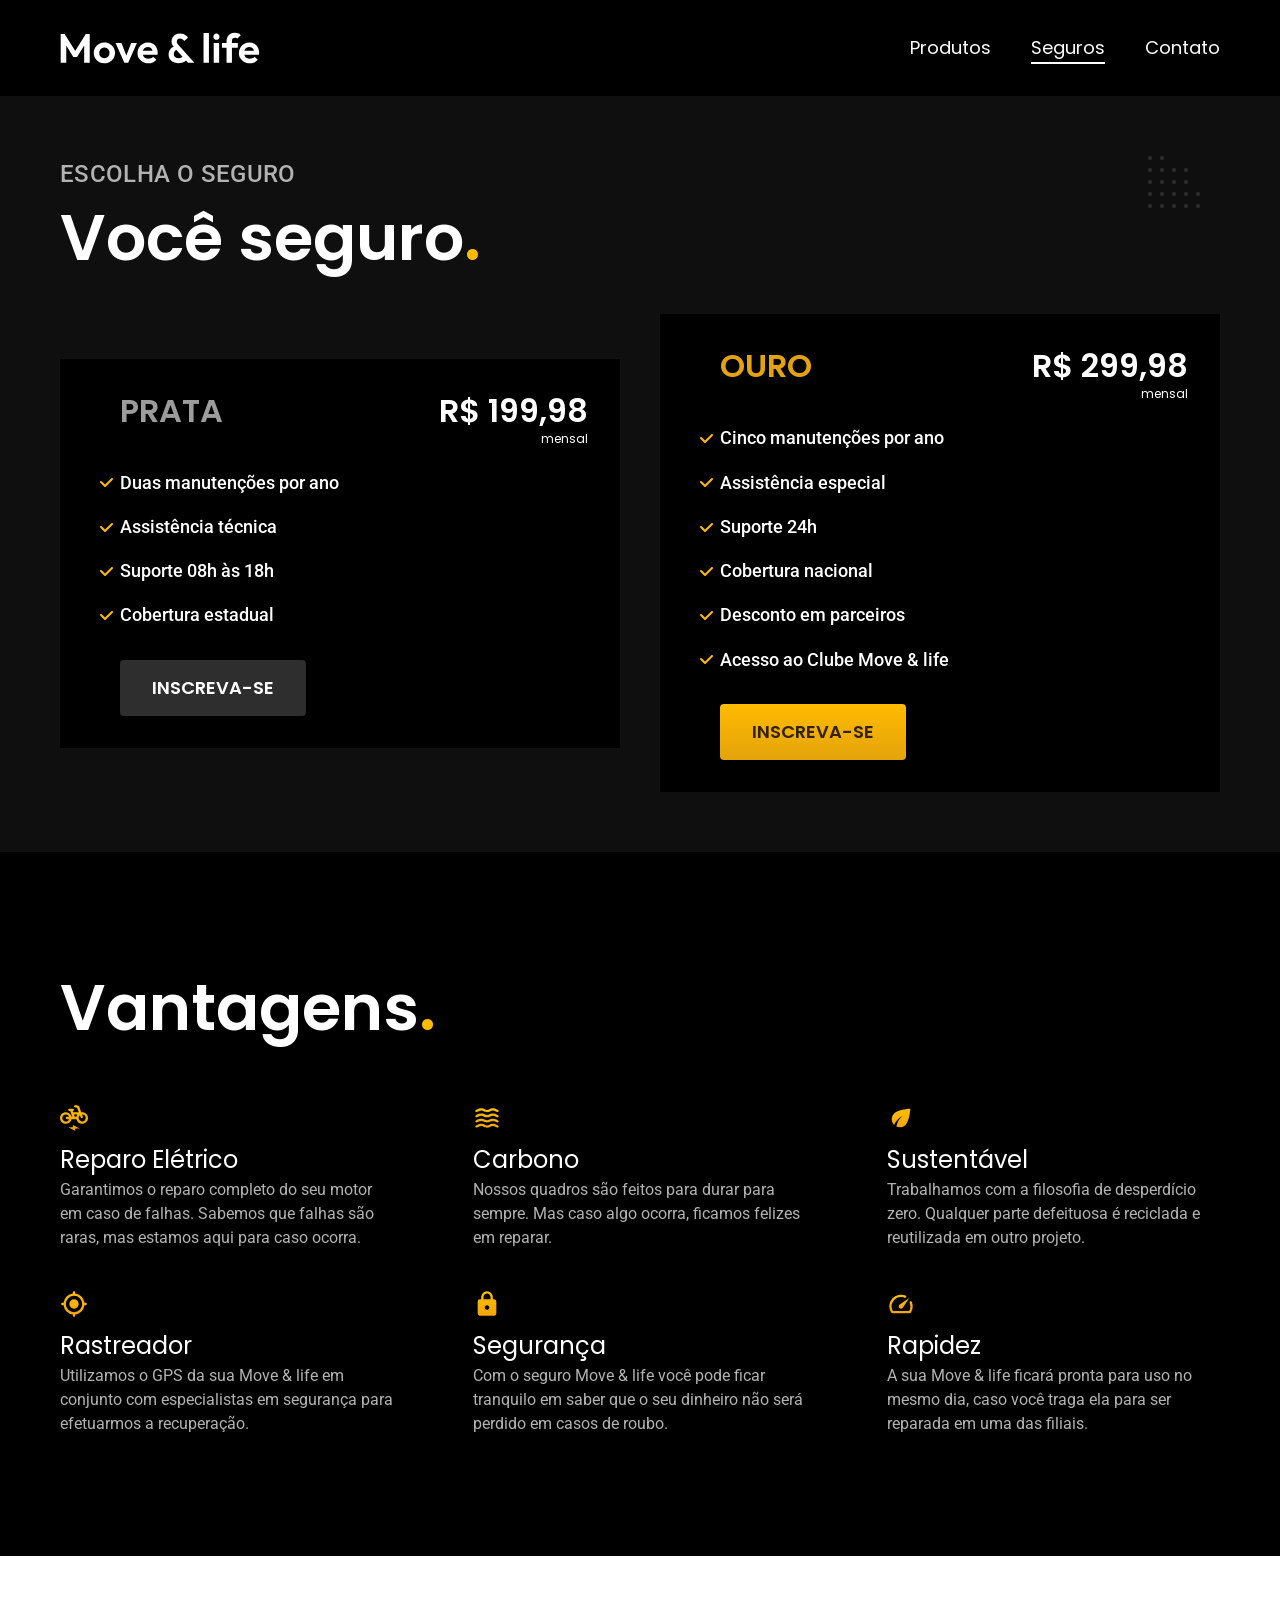
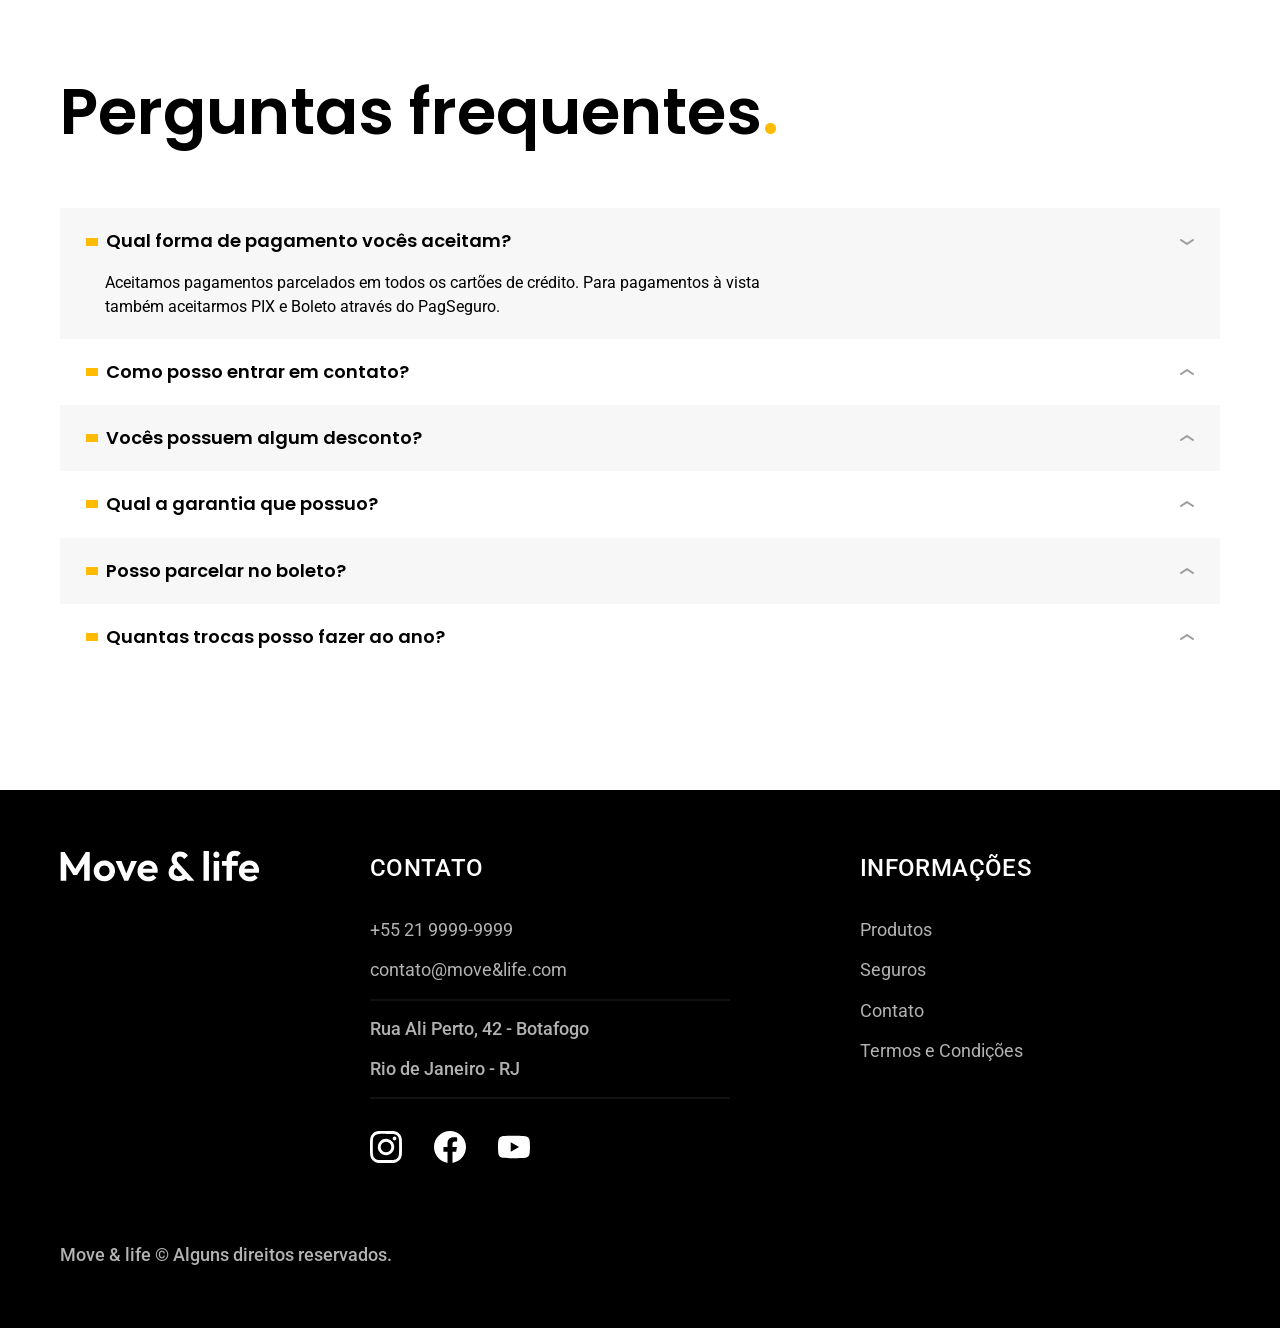
<file: projetos/move&life/seguro.html>
<!DOCTYPE html><html lang="pt-br"><head><meta charset="UTF-8"><meta http-equiv="X-UA-Compatible" content="IE=edge"><meta name="viewport" content="width=device-width, initial-scale=1.0"><meta name="description" content="Bicicletas elétricas de alta precisão e qualidade,  feitas sob medida para o cliente. Explore o mundo na sua velocidade com a Move & life."><link rel="preload" href="css/style.css" as="style"><link rel="stylesheet" href="css/style.css"><link rel="preconnect" href="https://fonts.googleapis.com"><link rel="preconnect" href="https://fonts.gstatic.com" crossorigin><link href="https://fonts.googleapis.com/css2?family=Poppins:wght@400;600&display=swap" rel="stylesheet"><link href="https://fonts.googleapis.com/css2?family=Roboto:wght@400;500;700&display=swap" rel="stylesheet"><link href="https://fonts.googleapis.com/css2?family=Merriweather:ital,wght@1,900&display=swap" rel="stylesheet"><link rel="shortcut icon" href="favicon.svg" type="image/x-icon"><title>Move & life</title></head><body><header id="header" class="header-bg"><div class="container header flex"><a href="index.html"><img src="img/move&life.svg" alt="img" width="200" height="32"></a><nav class="nav"><ul class="header-menu font-1-m flex"><li><a href="produtos.html">Produtos</a></li><li><a href="seguro.html">Seguros</a></li><li><a href="contato.html">Contato</a></li></ul></nav></div></header><main class="seguros-bg"><div class="container seguros grid"><div class="seguro-titulo grid"><span class="font-2-l-b">ESCOLHA O SEGURO</span><h2 class="font-1-xxl">Você seguro<span class="deco-point">.</span></h2></div><div class="plano-prata grid"><h3 class="font-1-xl">Prata</h3><span class="font-1-xl plano-valor flex">R$ 199,98 <span class="font-1-xs">mensal</span></span><ul class="planos-vantagens font-2-m"><li>Duas manutenções por ano</li><li>Assistência técnica</li><li>Suporte 08h às 18h</li><li>Cobertura estadual</li></ul><a class="btn btn-escuro font-1-m-b" href="orcamento.html?tipo=seguro&produto=prata">inscreva-se</a></div><div class="plano-ouro grid"><h3 class="font-1-xl">Ouro</h3><span class="font-1-xl plano-valor flex">R$ 299,98 <span class="font-1-xs">mensal</span></span><ul class="planos-vantagens font-2-m"><li>Cinco manutenções por ano</li><li>Assistência especial</li><li>Suporte 24h</li><li>Cobertura nacional</li><li>Desconto em parceiros</li><li>Acesso ao Clube Move & life</li></ul><a class="btn btn-claro font-1-m-b" href="orcamento.html?tipo=seguro&produto=ouro">inscreva-se</a></div></div></main><article class="vantagens-seguro-bg"><div class="container vantagens grid"><h2 class="font-1-xxl">Vantagens<span class="deco-point">.</span></h2><ul class="lista-vantagens grid"><li><img src="img/icones/eletrica.svg" alt="img" width="32" height="32"><h3 class="font-1-l">Reparo Elétrico</h3><p class="font-2-s">Garantimos o reparo completo do seu motor em caso de falhas. Sabemos que falhas são raras, mas estamos aqui para caso ocorra.</p></li><li><img src="img/icones/carbono.svg" alt="img" width="32" height="32"><h3 class="font-1-l">Carbono</h3><p class="font-2-s">Nossos quadros são feitos para durar para sempre. Mas caso algo ocorra, ficamos felizes em reparar.</p></li><li><img src="img/icones/sustentavel.svg" alt="img" width="32" height="32"><h3 class="font-1-l">Sustentável</h3><p class="font-2-s">Trabalhamos com a filosofia de desperdício zero. Qualquer parte defeituosa é reciclada e reutilizada em outro projeto.</p></li><li><img src="img/icones/rastreador.svg" alt="img" width="32" height="32"><h3 class="font-1-l">Rastreador</h3><p class="font-2-s">Utilizamos o GPS da sua Move & life em conjunto com especialistas em segurança para efetuarmos a recuperação.</p></li><li><img src="img/icones/seguro.svg" alt="img" width="32" height="32"><h3 class="font-1-l">Segurança</h3><p class="font-2-s">Com o seguro Move & life você pode ficar tranquilo em saber que o seu dinheiro não será perdido em casos de roubo.</p></li><li><img src="img/icones/velocidade.svg" alt="img" width="32" height="32"><h3 class="font-1-l">Rapidez</h3><p class="font-2-s">A sua Move & life ficará pronta para uso no mesmo dia, caso você traga ela para ser reparada em uma das filiais.</p></li></ul></div></article><article class="perguntas container"><h2 class="font-1-xxl">Perguntas frequentes<span class="deco-point">.</span></h2><dl class="lista-perguntas"><div><dt><button class="font-1-m-b" aria-expanded="true" aria-controls="pergunta1">Qual forma de pagamento vocês aceitam?</button></dt><dd id="pergunta1" class="font-2-s ativo">Aceitamos pagamentos parcelados em todos os cartões de crédito. Para pagamentos à vista também aceitarmos PIX e Boleto através do PagSeguro.</dd></div><div><dt><button class="font-1-m-b" aria-expanded="false" aria-controls="pergunta2">Como posso entrar em contato?</button></dt><dd class="font-2-s" id="pergunta2">Aceitamos pagamentos parcelados em todos os cartões de crédito. Para pagamentos à vista também aceitarmos PIX e Boleto através do PagSeguro.</dd></div><div><dt><button class="font-1-m-b" aria-expanded="false" aria-controls="pergunta3">Vocês possuem algum desconto?</button></dt><dd class="font-2-s" id="pergunta3">Aceitamos pagamentos parcelados em todos os cartões de crédito. Para pagamentos à vista também aceitarmos PIX e Boleto através do PagSeguro.</dd></div><div><dt><button class="font-1-m-b" aria-expanded="false" aria-controls="pergunta4">Qual a garantia que possuo?</button></dt><dd class="font-2-s" id="pergunta4">Aceitamos pagamentos parcelados em todos os cartões de crédito. Para pagamentos à vista também aceitarmos PIX e Boleto através do PagSeguro.</dd></div><div><dt><button class="font-1-m-b" aria-expanded="false" aria-controls="pergunta5">Posso parcelar no boleto?</button></dt><dd class="font-2-s" id="pergunta5">Aceitamos pagamentos parcelados em todos os cartões de crédito. Para pagamentos à vista também aceitarmos PIX e Boleto através do PagSeguro.</dd></div><div><dt><button class="font-1-m-b" aria-expanded="false" aria-controls="pergunta6">Quantas trocas posso fazer ao ano?</button></dt><dd class="font-2-s" id="pergunta6">Aceitamos pagamentos parcelados em todos os cartões de crédito. Para pagamentos à vista também aceitarmos PIX e Boleto através do PagSeguro.</dd></div></dl></article><footer id="footer" class="footer-bg"><div class="footer container grid"><a href="index.html"><img src="img/move&life.svg" alt="img" width="200" height="32"></a><div class="contato"><h3 class="font-2-l-b">contato</h3><ul class="font-2-m"><li><a href="tel:+55 21 9999-9999">+55 21 9999-9999</a></li><li><a href="mailto:contato@move&life.com">contato@move&life.com</a></li><li>Rua Ali Perto, 42 - Botafogo</li><li>Rio de Janeiro - RJ</li></ul><div class="footer-icos flex"><a href=""><img src="img/redes/instagram.svg" alt="img" width="32" height="32"></a><a href=""><img src="img/redes/facebook.svg" alt="img" width="32" height="32"></a><a href=""><img src="img/redes/youtube.svg" alt="img" width="32" height="32"></a></div></div><div class="informacoes"><h3 class="font-2-l-b">informações</h3><ul class="font-2-m"><li><a href="produtos.html">Produtos</a></li><li><a href="seguro.html">Seguros</a></li><li><a href="contato.html">Contato</a></li><li><a href="termos.html">Termos e Condições</a></li></ul></div><p class="footer-direitos font-2-m">Move & life © Alguns direitos reservados.</p></div></footer><script src="js/script.js"></script></body></html>
</file>
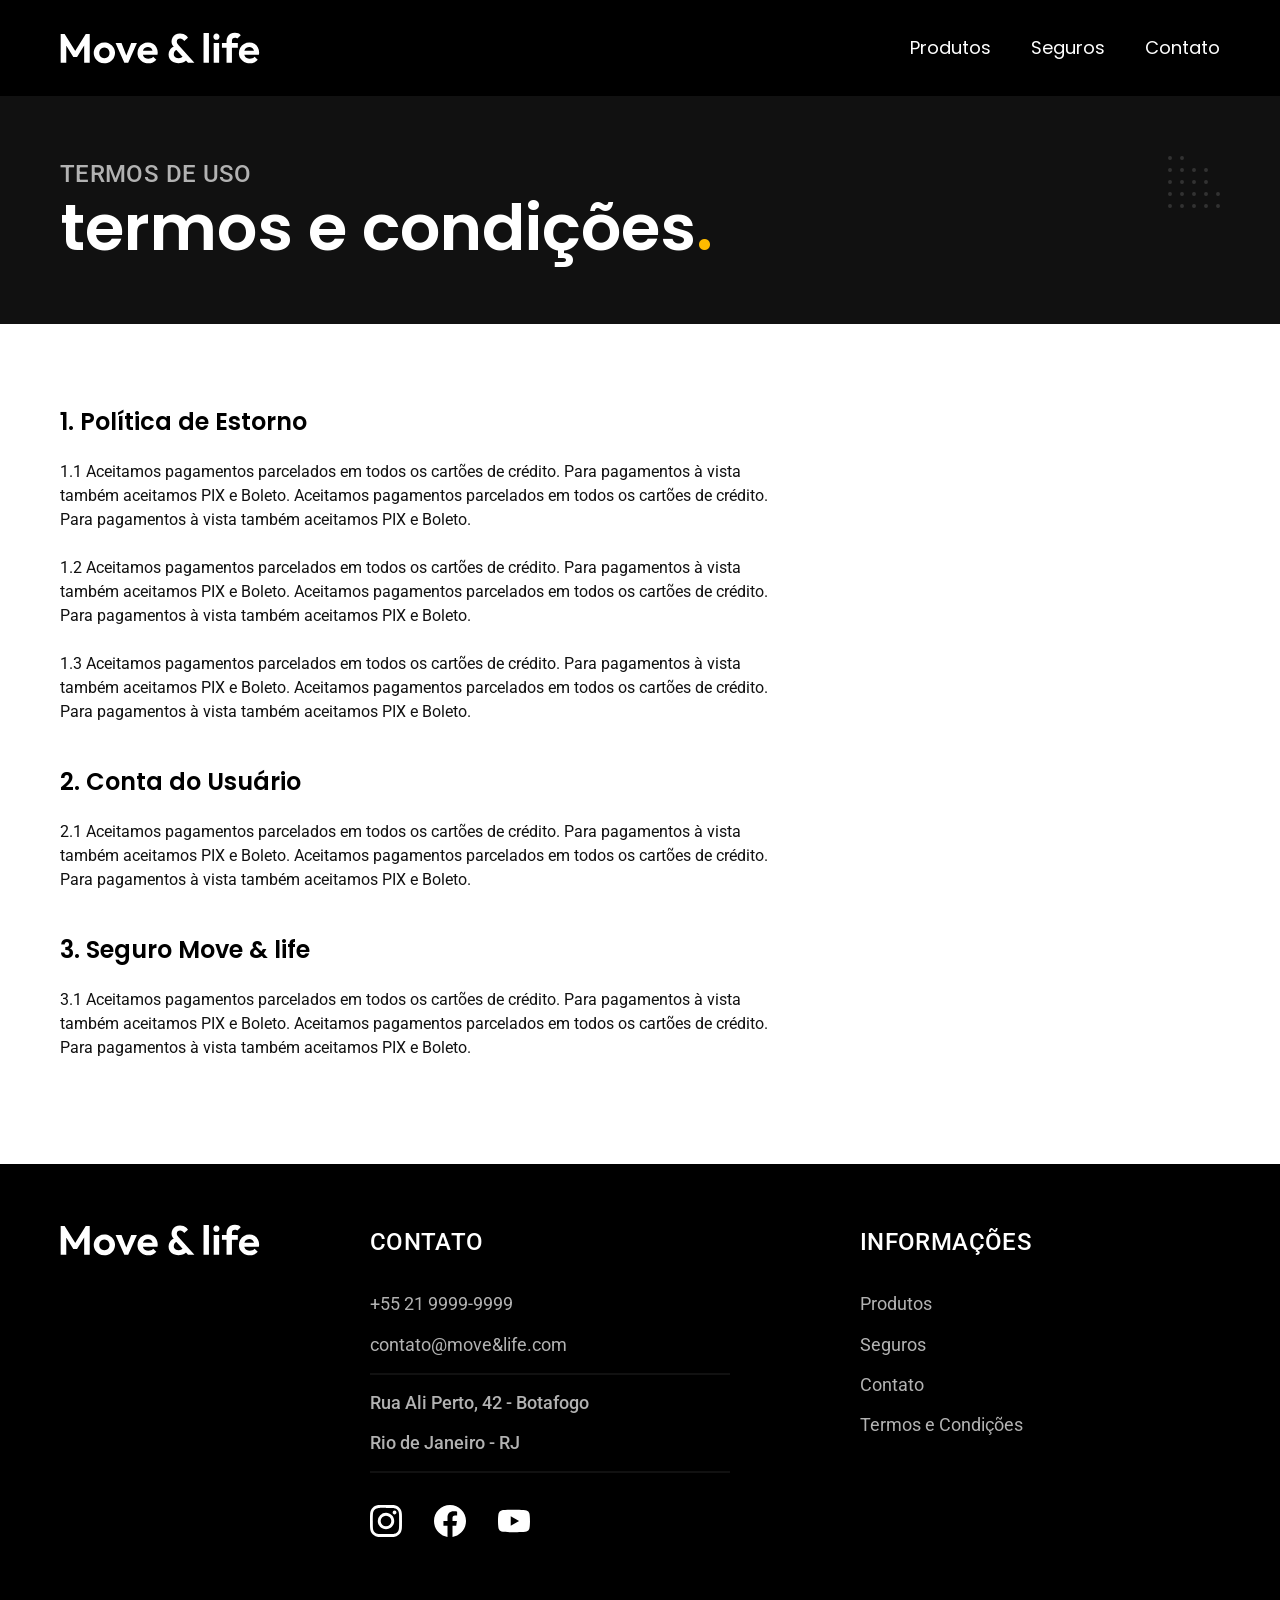
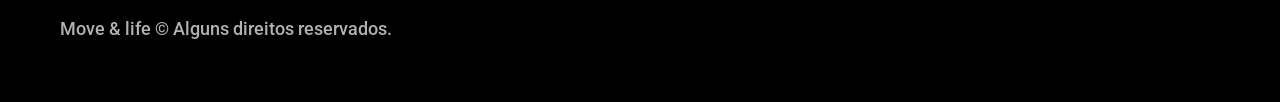
<file: projetos/move&life/termos.html>
<!DOCTYPE html><html lang="pt-br"><head><meta charset="UTF-8"><meta http-equiv="X-UA-Compatible" content="IE=edge"><meta name="viewport" content="width=device-width, initial-scale=1.0"><meta name="description" content="Bicicletas elétricas de alta precisão e qualidade,  feitas sob medida para o cliente. Explore o mundo na sua velocidade com a Move & life."><link rel="preload" href="css/style.css" as="style"><link rel="stylesheet" href="css/style.css"><link rel="preconnect" href="https://fonts.googleapis.com"><link rel="preconnect" href="https://fonts.gstatic.com" crossorigin><link href="https://fonts.googleapis.com/css2?family=Poppins:wght@400;600&display=swap" rel="stylesheet"><link href="https://fonts.googleapis.com/css2?family=Roboto:wght@400;500;700&display=swap" rel="stylesheet"><link href="https://fonts.googleapis.com/css2?family=Merriweather:ital,wght@1,900&display=swap" rel="stylesheet"><link rel="shortcut icon" href="favicon.svg" type="image/x-icon"><title>Move & life</title></head><body><header id="header" class="header-bg"><div class="container header flex"><a href="index.html"><img src="img/move&life.svg" alt="img" width="200" height="32"></a><nav class="nav"><ul class="header-menu font-1-m flex"><li><a href="produtos.html">Produtos</a></li><li><a href="seguro.html">Seguros</a></li><li><a href="contatno.html">Contato</a></li></ul></nav></div></header><main><div class="titulo-bg"><div class="container titulo-termos"><span class="font-2-l-b">TERMOS DE USO</span><h1 class="font-1-xxl">termos e condições<span class="deco-point">.</span></h1></div></div><div class="container termos-lista font-2-s"><h2 class="font-1-l">1. Política de Estorno</h2><p>1.1 Aceitamos pagamentos parcelados em todos os cartões de crédito. Para pagamentos à vista também aceitamos PIX e Boleto. Aceitamos pagamentos parcelados em todos os cartões de crédito. Para pagamentos à vista também aceitamos PIX e Boleto.</p><p>1.2 Aceitamos pagamentos parcelados em todos os cartões de crédito. Para pagamentos à vista também aceitamos PIX e Boleto. Aceitamos pagamentos parcelados em todos os cartões de crédito. Para pagamentos à vista também aceitamos PIX e Boleto.</p><p>1.3 Aceitamos pagamentos parcelados em todos os cartões de crédito. Para pagamentos à vista também aceitamos PIX e Boleto. Aceitamos pagamentos parcelados em todos os cartões de crédito. Para pagamentos à vista também aceitamos PIX e Boleto.</p><h2 class="font-1-l">2. Conta do Usuário</h2><p>2.1 Aceitamos pagamentos parcelados em todos os cartões de crédito. Para pagamentos à vista também aceitamos PIX e Boleto. Aceitamos pagamentos parcelados em todos os cartões de crédito. Para pagamentos à vista também aceitamos PIX e Boleto.</p><h2 class="font-1-l">3. Seguro Move & life</h2><p>3.1 Aceitamos pagamentos parcelados em todos os cartões de crédito. Para pagamentos à vista também aceitamos PIX e Boleto. Aceitamos pagamentos parcelados em todos os cartões de crédito. Para pagamentos à vista também aceitamos PIX e Boleto.</p></div></main><footer id="footer" class="footer-bg"><div class="footer container grid"><a href="index.html"><img src="img/move&life.svg" alt="img" width="200" height="32"></a><div class="contato"><h3 class="font-2-l-b">contato</h3><ul class="font-2-m"><li><a href="tel:+55 21 9999-9999">+55 21 9999-9999</a></li><li><a href="mailto:contato@move&life.com">contato@move&life.com</a></li><li>Rua Ali Perto, 42 - Botafogo</li><li>Rio de Janeiro - RJ</li></ul><div class="footer-icos flex"><a href=""><img src="img/redes/instagram.svg" alt="img" width="32" height="32"></a><a href=""><img src="img/redes/facebook.svg" alt="img" width="32" height="32"></a><a href=""><img src="img/redes/youtube.svg" alt="img" width="32" height="32"></a></div></div><div class="informacoes"><h3 class="font-2-l-b">informações</h3><ul class="font-2-m"><li><a href="produtos.html">Produtos</a></li><li><a href="seguro.html">Seguros</a></li><li><a href="contato.html">Contato</a></li><li><a href="termos.html">Termos e Condições</a></li></ul></div><p class="footer-direitos font-2-m">Move & life © Alguns direitos reservados.</p></div></footer><script src="js/script.js"></script></body></html>
</file>
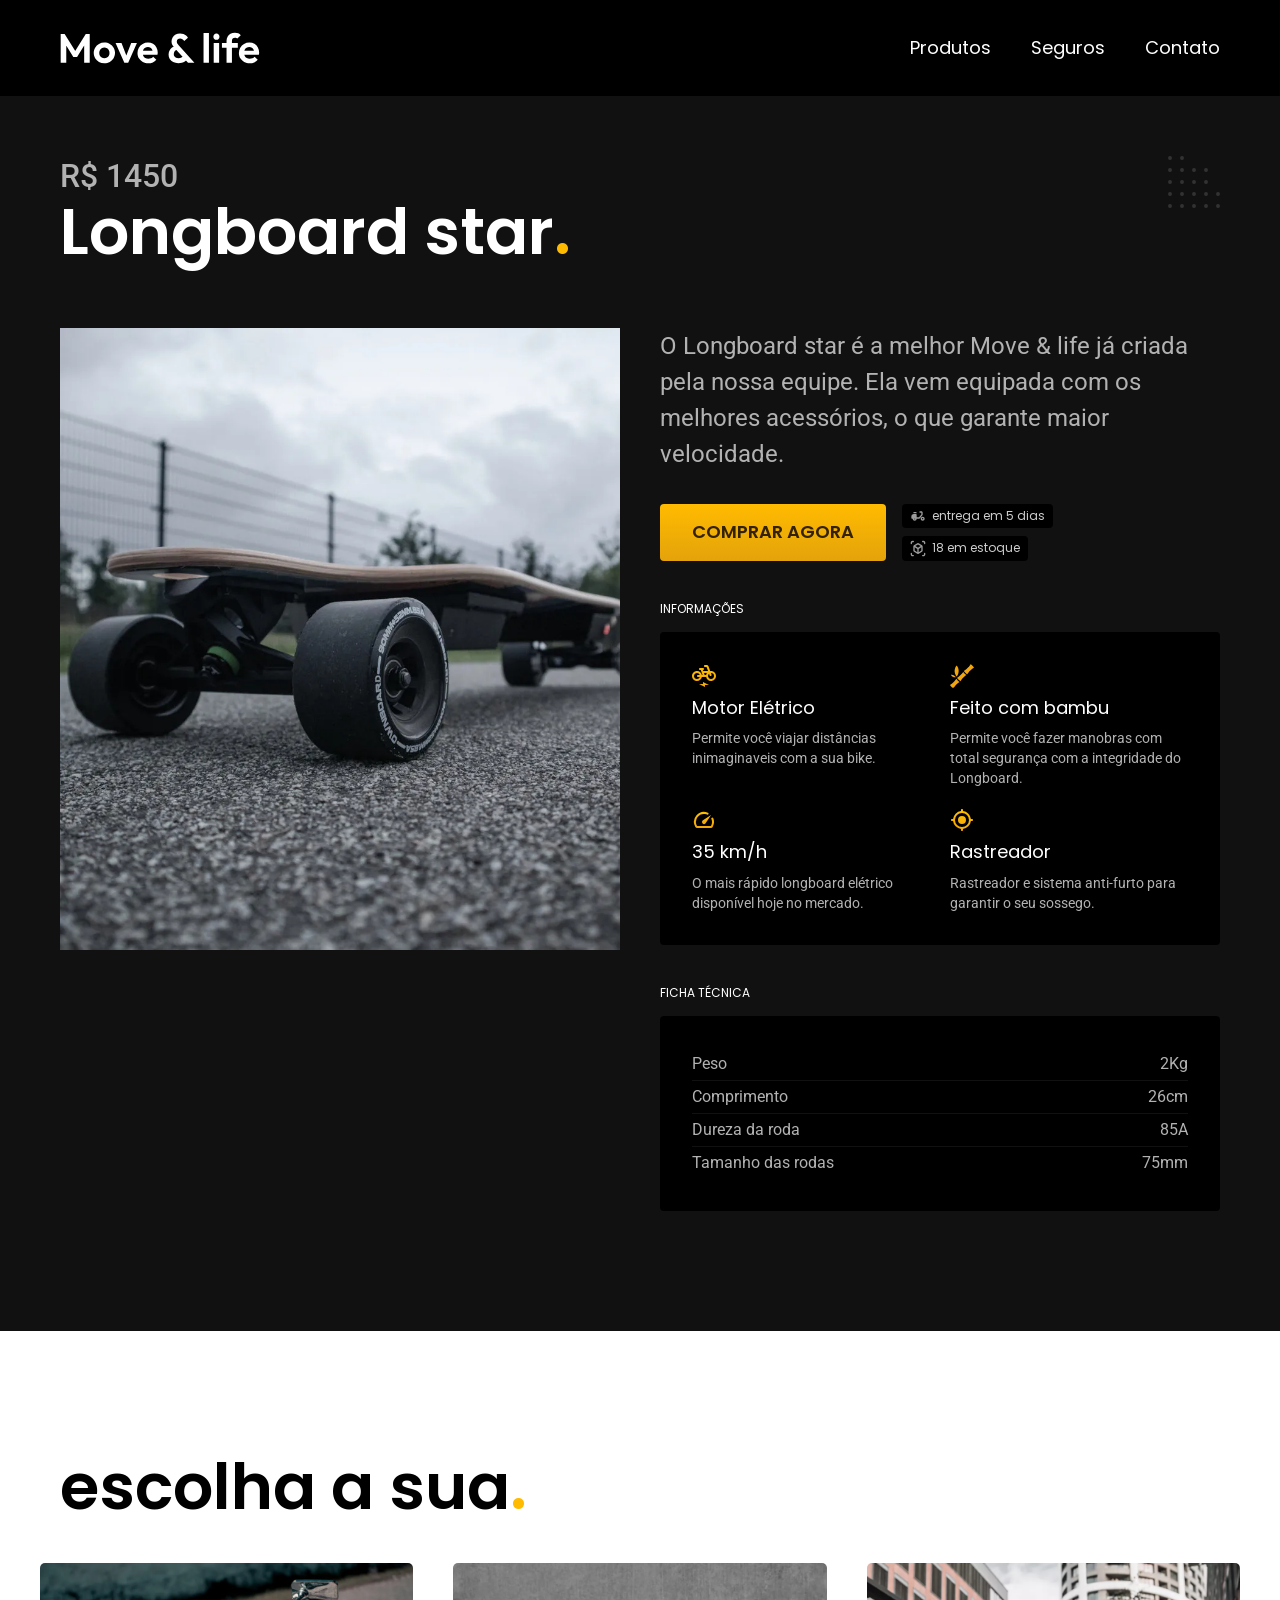
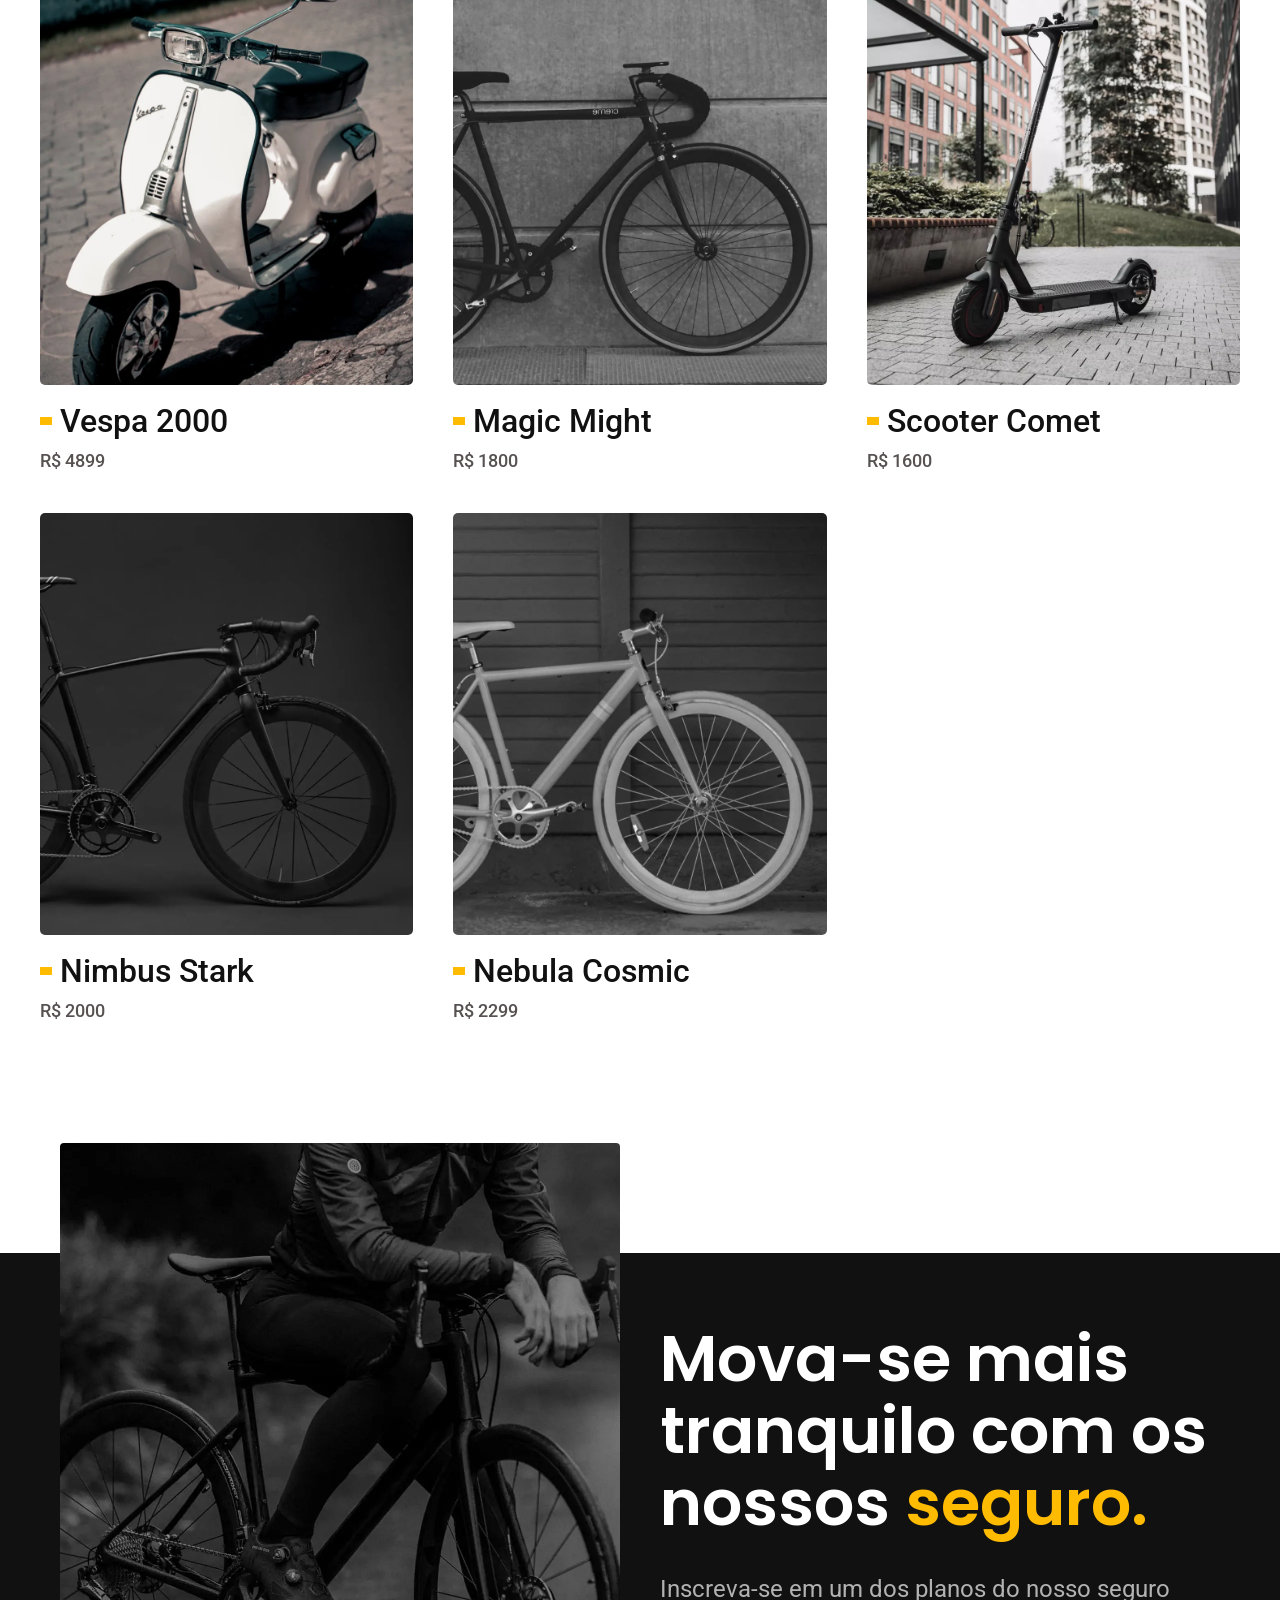
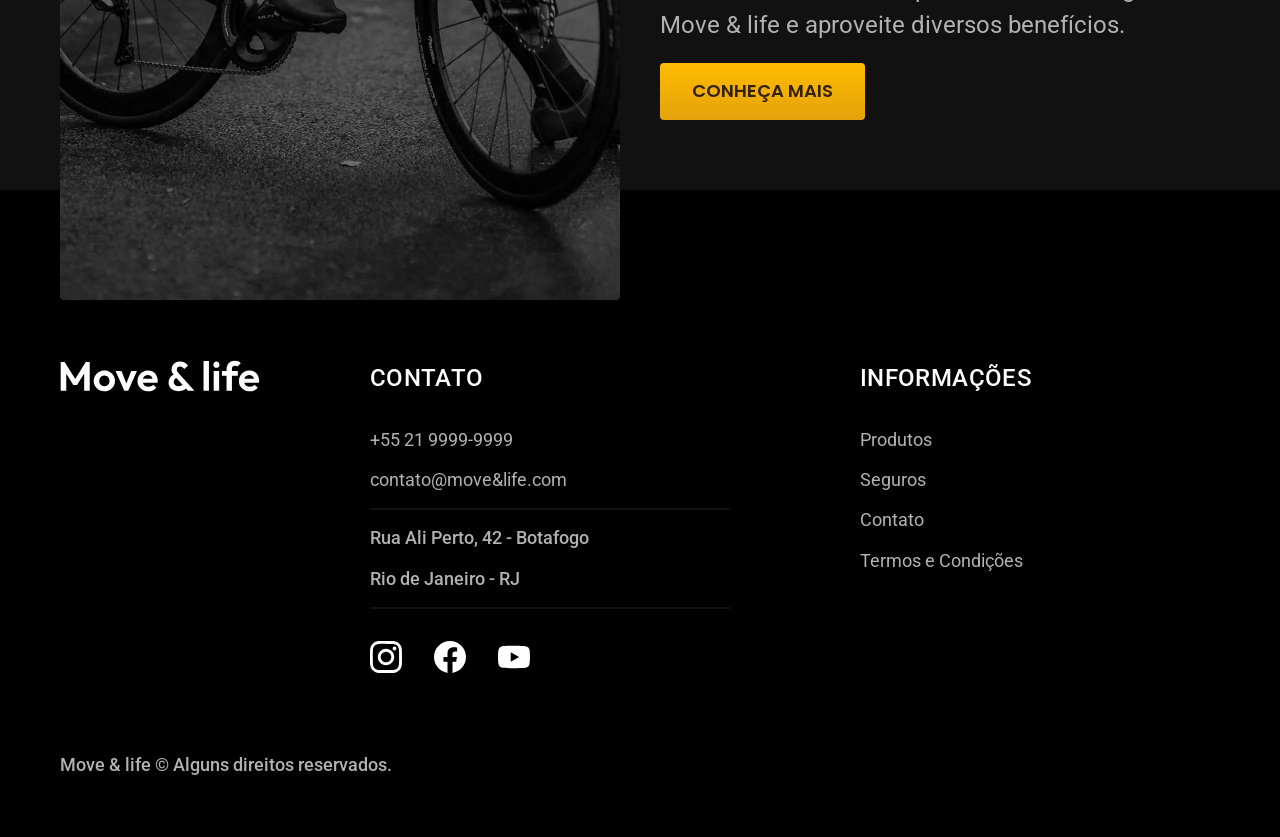
<file: projetos/move&life/produtos/longboardstar.html>
<!DOCTYPE html><html lang="pt-br"><head><meta charset="UTF-8"><meta http-equiv="X-UA-Compatible" content="IE=edge"><meta name="viewport" content="width=device-width, initial-scale=1.0"><meta name="description" content="Bicicletas elétricas de alta precisão e qualidade,  feitas sob medida para o cliente. Explore o mundo na sua velocidade com a Move & life."><link rel="stylesheet" href="../css/style.css"><link rel="preconnect" href="https://fonts.googleapis.com"><link rel="preconnect" href="https://fonts.gstatic.com" crossorigin><link href="https://fonts.googleapis.com/css2?family=Poppins:wght@400;600&display=swap" rel="stylesheet"><link href="https://fonts.googleapis.com/css2?family=Roboto:wght@400;500;700&display=swap" rel="stylesheet"><link href="https://fonts.googleapis.com/css2?family=Merriweather:ital,wght@1,900&display=swap" rel="stylesheet"><link rel="shortcut icon" href="../favicon.svg" type="image/x-icon"><title>Move & life</title></head><body><header id="header" class="header-bg"><div class="container header flex"><a href="../index.html"><img src="../img/move&life.svg" alt="img" width="200" height="32"></a><nav class="nav"><ul class="header-menu font-1-m flex"><li><a href="../produtos.html">Produtos</a></li><li><a href="../seguro.html">Seguros</a></li><li><a href="../contato.html">Contato</a></li></ul></nav></div></header><main class="bicicleta-bg"><div class="container titulo-bicicleta"><span class="font-2-xl">R$ 1450</span><h1 class="font-1-xxl">Longboard star<span class="deco-point">.</span></h1></div><div class="container bicicleta grid"><div class="bicicletas-imgs flex"><img src="../img/produtos/longboardstar-home.webp" alt="img" width="1120" height="880"></div><div class="conteudo"><p class="font-2-l">O Longboard star é a melhor Move & life já criada pela nossa equipe. Ela vem equipada com os melhores acessórios, o que garante maior velocidade.</p><div class="comprar-info grid"><a href="../orcamento.html?tipo=movelife&produto=longboardstar" class="btn btn-claro">comprar agora</a><span class="font-1-xs"><img src="../img/icones/entrega.svg" alt="img" width="16" height="16"> entrega em 5 dias</span><span class="font-1-xs"><img src="../img/icones/estoque.svg" alt="img" width="16" height="16"> 18 em estoque</span></div><h2 class="font-1-xs">INFORMAÇÕES</h2><ul class="lista-infor grid"><li><img src="../img/icones/eletrica.svg" alt="img" width="32" height="32"><h3 class="font-1-m">Motor Elétrico</h3><p class="font-2-xs">Permite você viajar distâncias inimaginaveis com a sua bike.</p></li><li><img src="../img/icones/bambu.svg" alt="img" width="32" height="32"><h3 class="font-1-m">Feito com bambu</h3><p class="font-2-xs">Permite você fazer manobras com total segurança com a integridade do Longboard.</p></li><li><img src="../img/icones/velocidade.svg" alt="img" width="32" height="32"><h3 class="font-1-m">35 km/h</h3><p class="font-2-xs">O mais rápido longboard elétrico disponível hoje no mercado.</p></li><li><img src="../img/icones/rastreador.svg" alt="img" width="32" height="32"><h3 class="font-1-m">Rastreador</h3><p class="font-2-xs">Rastreador e sistema anti-furto para garantir o seu sossego.</p></li></ul><h2 class="font-1-xs">FICHA TÉCNICA</h2><ul class="ficha-tecnica font-2-s"><li>Peso <span>2Kg</span></li><li>Comprimento <span>26cm</span></li><li>Dureza da roda <span>85A</span></li><li>Tamanho das rodas <span>75mm</span></li></ul></div></div></main><article class="lista-bicicletas"><h2 class="font-1-xxl container">escolha a sua<span class="deco-point">.</span></h2><ul class="lista-produtos grid"><li><a href="vespa2000.html"><img src="../img/produtos/vespa2000-home.webp" alt="img" width="920" height="1040"><h3 class="font-2-xl">Vespa 2000</h3><span class="font-2-m">R$ 4899</span></a></li><li><a href="magic.html"><img src="../img/produtos/magic-home.webp" alt="img" width="920" height="1040"><h3 class="font-2-xl">Magic Might</h3><span class="font-2-m">R$ 1800</span></a></li><li><a href="scootercomet.html"><img src="../img/produtos/scootercomet-home.webp" alt="img" width="920" height="1040"><h3 class="font-2-xl">Scooter Comet</h3><span class="font-2-m">R$ 1600</span></a></li><li><a href="nimbus-stark.html"><img src="../img/produtos/nimbus-home.webp" alt="img" width="920" height="1040"><h3 class="font-2-xl">Nimbus Stark</h3><span class="font-2-m">R$ 2000</span></a></li><li><a href="nebula.html"><img src="../img/produtos/nebula-home.webp" alt="img" width="920" height="1040"><h3 class="font-2-xl">Nebula Cosmic</h3><span class="font-2-m">R$ 2299</span></a></li></ul></article><article class="seguro-bg"><div class="seguro container grid"><div class="seguro-foto"><img src="../img/fotos/seguros.webp" alt="img" width="1360" height="1512"></div><div class="seguro-conteudo"><h2 class="font-1-xxl">Mova-se mais tranquilo com os nossos <span class="deco-point">seguro.</span></h2><p class="font-2-l">Inscreva-se em um dos planos do nosso seguro Move & life e aproveite diversos benefícios.</p><a href="../seguro.html" class="btn btn-claro">conheça mais</a></div></div></article><footer id="footer" class="footer-bg"><div class="footer container grid"><img src="../img/move&life.svg" alt="img" width="200" height="32"><div class="contato"><h3 class="font-2-l-b">contato</h3><ul class="font-2-m"><li><a href="tel:+55 21 9999-9999">+55 21 9999-9999</a></li><li><a href="mailto:contato@move&life.com">contato@move&life.com</a></li><li>Rua Ali Perto, 42 - Botafogo</li><li>Rio de Janeiro - RJ</li></ul><div class="footer-icos flex"><a href=""><img src="../img/redes/instagram.svg" alt="img" width="32" height="32"></a><a href=""><img src="../img/redes/facebook.svg" alt="img" width="32" height="32"></a><a href=""><img src="../img/redes/youtube.svg" alt="img" width="32" height="32"></a></div></div><div class="informacoes"><h3 class="font-2-l-b">informações</h3><ul class="font-2-m"><li><a href="../produtos.html">Produtos</a></li><li><a href="../seguro.html">Seguros</a></li><li><a href="../contato.html">Contato</a></li><li><a href="../termos.html">Termos e Condições</a></li></ul></div><p class="footer-direitos font-2-m">Move & life © Alguns direitos reservados.</p></div></footer><script src="../js/script.js"></script></body></html>
</file>
<file: projetos/bikecraft/css/grid.css>
*, *:before, *:after {
  -webkit-box-sizing: border-box; 
  -moz-box-sizing: border-box; 
  box-sizing: border-box;
}

.container {
	width: 960px;
	margin: 0 auto;
	padding: 0px;
	position: relative;
}

.container:after, .container:before {
	content: " ";
	display: table;
}

.container:after {
	clear: both;
}

.grid-1, .grid-2, .grid-3, .grid-4, .grid-5, .grid-6, .grid-7, .grid-8, .grid-9, .grid-10, .grid-11, .grid-12, .grid-13, .grid-14, .grid-15, .grid-16, .grid-1-3 {
	float: left;
	margin-left: 10px;
	margin-right: 10px;
}

.grid-1 	{width: 40px;}
.grid-2 	{width: 100px;}
.grid-3 	{width: 160px;}
.grid-4 	{width: 220px;}
.grid-5 	{width: 280px;}
.grid-6 	{width: 340px;}
.grid-7 	{width: 400px;}
.grid-8 	{width: 460px;}
.grid-9 	{width: 520px;}
.grid-10 	{width: 580px;}
.grid-11 	{width: 640px;}
.grid-12 	{width: 700px;}
.grid-13 	{width: 760px;}
.grid-14 	{width: 820px;}
.grid-15 	{width: 880px;}
.grid-16 	{width: 940px;}
.grid-1-3	{width: 300px;}

@media only screen and (min-width: 788px) and (max-width:979px) {
	.container{
		width: 768px;
	}
	.grid-1		{width: 28px;}
	.grid-2		{width: 76px;}
	.grid-3		{width: 124px;}
	.grid-4		{width: 172px;}
	.grid-5		{width: 220px;}
	.grid-6		{width: 268px;}
	.grid-7		{width: 316px;}
	.grid-8		{width: 364px;}
	.grid-9		{width: 412px;}
	.grid-10	{width: 460px;}
	.grid-11	{width: 508px;}
	.grid-12	{width: 556px;}
	.grid-13	{width: 604px;}
	.grid-14	{width: 652px;}
	.grid-15	{width: 700px;}
	.grid-16	{width: 748px;}
	.grid-1-3	{width: 236px;}
}
@media only screen and (max-width: 787px){
	.container {
		width: 300px;
	}
	.grid-1, .grid-2, .grid-3, .grid-4, .grid-5, .grid-6, .grid-7, .grid-8, .grid-9, .grid-10, .grid-11, .grid-12, .grid-13, .grid-14, .grid-15, .grid-16, .grid-1-3 {
		width: 300px;
		margin: 0 0 20px 0;
		float: none;
	}
}
</file>
<file: projetos/bikecraft/css/style.css>
/* Estilos Gerais */
body {
  font-family: Arial, Helvetica, sans-serif;
}
img {
  display: block;
  max-width: 100%;
}
a:hover {
  transition: all 0.2s;
}
p {
  font-family: Georgia, "Times New Roman", Times, serif;
  font-size: 0.975em;
  line-height: 20px;
  text-shadow: 0px 0px 1px rgba(0, 0, 0, 0.3);
}
.subtitulo {
  font-weight: bold;
  font-size: 1.5em;
  line-height: 30px;
  letter-spacing: 0.1em;
  text-transform: uppercase;
  text-align: center;
  margin-bottom: 40px;
}
.subtitulo:after {
  content: "";
  display: block;
  width: 60px;
  height: 3px;
  background: rgb(0, 0, 0);
  margin: 10px auto;
}
.subtitulo-interno {
  font-weight: bold;
  font-size: 1.5em;
  line-height: 30px;
  letter-spacing: 0.1em;
  text-transform: uppercase;
  margin-bottom: 20px;
}
.subtitulo-interno:after {
  content: "";
  display: block;
  width: 60px;
  height: 3px;
  background: rgb(0, 0, 0);
  margin-top: 10px;
}
.btn {
  border: 3px solid #fec63e;
  padding: 10px 25px;
  color: #fec63e;
  font-weight: bold;
  font-size: 0.975em;
  text-transform: uppercase;
  line-height: 20px;
  letter-spacing: 0.1em;
}
.btn:hover {
  color: white;
  border-color: white;
}
.btn-preto:hover {
  color: rgb(0, 0, 0);
  border-color: rgb(0, 0, 0);
}

/* Header */
.header {
  position: fixed;
  top: 0;
  width: 100%;
  background-color: #fec63e;
  padding: 15px 0;
  z-index: 999;
}
.header_menu {
  text-align: right;
}
.header_menu ul li {
  display: inline-block;
  margin-left: 25px;
  margin-top: 20px;
}
.header_menu ul li a {
  font-size: 0.875em;
  font-weight: bold;
  line-height: 20px;
  text-transform: uppercase;
  color: black;
  letter-spacing: 0.1em;
  padding: 10px 0;
}
.header_menu ul li a:hover {
  color: white;
  text-shadow: 1px 1px 1px rgba(0, 0, 0, 0.3);
}
.header_menu ul li a.menu-ativo {
  color: white;
}
/* Introdução */
.introducao {
  margin-top: 92px;
  height: 380px;
  width: 100%;
  background: url(../img/bg-mobile.jpg) no-repeat center;
  background-size: cover;
  text-align: center;
  padding-top: 100px;
}
.introducao h1 {
  font-size: 3em;
  color: white;
  text-transform: uppercase;
  font-weight: bold;
  line-height: 60px;
}
.quote-externo {
  max-width: 320px;
  margin: 0 auto;
  margin-bottom: 40px;
  color: white;
}
.quote-externo p {
  font-style: italic;
}
.quote-externo p::before,
.quote-externo p::after {
  content: "";
  display: block;
  width: 60px;
  height: 3px;
  background: white;
  margin: 10px auto;
}
.quote-externo cite {
  font-style: normal;
  font-size: 0.975em;
  font-weight: bold;
  text-shadow: 0px 0px 2px rgba(0, 0, 0, 0.3);
  letter-spacing: 0.1em;
}

/* Introdução interna */
.introducao-interna {
  width: 100%;
  height: 180px;
  margin-top: 92px;
  text-align: center;
  padding-top: 30px;
}
.introducao-interna h1 {
  font-size: 2.25em;
  color: white;
  text-transform: uppercase;
  font-weight: bold;
  line-height: 60px;
}
.introducao-interna h1::after {
  content: "";
  display: block;
  width: 60px;
  height: 3px;
  background: white;
  margin: 10px auto;
  margin-top: 5px;
}
.introducao-interna p {
  font-size: 14px;
  color: white;
}
/* Produtos */
.produtos {
  padding: 60px 0;
}
.produtos_lista li {
  background-color: #fec63e;
  text-align: center;
}
.produtos_lista h3 {
  font-size: 1.125em;
  font-weight: bold;
  letter-spacing: 0.1em;
  text-transform: uppercase;
  line-height: 25px;
  margin-top: 20px;
}
.produtos_lista h3::after {
  content: "";
  display: block;
  width: 60px;
  height: 3px;
  background: rgb(0, 0, 0);
  margin: 2px auto;
  margin-bottom: 5px;
}
.produtos_lista li p {
  padding: 10px 20px;
}
.produtos_icone {
  background-color: black;
  padding: 30px 20px;
}
.produtos_icone img {
  margin: 0 auto;
}
.call {
  text-align: center;
  padding-top: 40px;
  clear: both;
}
.call p {
  margin-bottom: 20px;
}

/* Portfólio */
.portfolio {
  width: 100%;
  background-color: black;
  padding: 40px 0;
}
.portfolio p {
  color: white;
}
.portfolio .subtitulo {
  color: #fec63e;
}
.portfolio .subtitulo::after {
  background: #fec63e;
}
.portfolio_lista li:last-child {
  margin-top: 20px;
}

/* Qualidade */
.qualidade {
  padding: 60px 0;
  overflow: auto; /* Limpar flutuação*/
}
.qualidade::after {
  content: "";
  width: 634px;
  height: 83px;
  display: block;
  background: url(../img/linhas.svg);
  position: absolute;
  top: 210px;
  left: 164px;
  z-index: -1;
}
.qualidade img {
  margin: 0 auto;
}
.qualidade li {
  padding: 0 40px;
  text-align: center;
}
.qualidade_lista {
  padding-top: 10px;
}
.qualidade_lista h3 {
  font-size: 1.125em;
  font-weight: bold;
  letter-spacing: 0.1em;
  text-transform: uppercase;
  line-height: 25px;
  margin-top: 20px;
}
.qualidade_lista h3::after {
  content: "";
  display: block;
  width: 60px;
  height: 3px;
  background: rgb(0, 0, 0);
  margin: 0px auto;
  margin-bottom: 10px;
}
/* Quebra */
.quebra {
  background: url(../img/bg-footer.jpg) no-repeat center;
  background-size: cover;
  width: 100%;
  height: 220px;
  text-align: center;
}
.quebra .quote-externo {
  max-width: 400px;
  padding-top: 55px;
}

/* Footer */
.footer {
  width: 100%;
  background-color: black;
  color: white;
  padding: 20px 0;
}
.footer h3 {
  color: #fec63e;
  font-size: 1.125em;
  font-weight: bold;
  text-transform: uppercase;
  line-height: 25px;
  margin-top: 20px;
}
.footer h3::after {
  content: "";
  display: block;
  width: 60px;
  height: 3px;
  background: #fec63e;
  margin-top: 3px;
  margin-bottom: 10px;
}
.footer_historia {
  line-height: 20px;
  padding-right: 40px;
}
.footer_contato ul li {
  font-size: 14px;
  line-height: 25px;
  font-family: Georgia, "Times New Roman", Times, serif;
}
.footer_redes ul li {
  display: inline-block;
}
.footer_redes ul li a {
  border: 3px solid #fec63e;
  display: block;
  padding: 8px;
  margin-right: 5px;
}
.footer_redes ul li a:hover {
  border-color: #ffb300;
  box-shadow: 0px 0px 15px #ffd9004f;
}
/* Copy */
.copy {
  background-color: #fec63e;
  width: 100%;
  padding: 20px 0;
}

/* JS -> CSS */
.js [data-slide] {
  position: relative;
}
.js [data-slide] > * {
  position: absolute;
  top: 0px;
  opacity: 0;
}
.js [data-slide] > .active {
  position: relative;
  opacity: 1;
  transition: opacity 500ms;
  z-index: 1;
}
.js [data-slide-nav]{
  display: block;
  text-align: center;
  margin-top: 20px;
}
.js [data-slide-nav] button{
  display: inline-block;
  width: 12px;
  height: 12px;
  margin: 4px;
  border-radius: 50%;
  border: none;
  text-indent: 99px;
  overflow: hidden;
  background-color: #fec43e28;
}
.js [data-slide-nav] button.active{
  background-color: #fec63e;
}

.fadeInDown {
  transform: translate3d(0, -20px, 0);
}
.fadeInUp {
  transform: translate3d(0, 60px, 0);
}
.fadeInRight {
  transform: translate3d(60px, 0, 0);
}
.fadeInLeft {
  transform: translate3d(-60px, 0, 0);
}

/* Animação produtos */
.fadeInUp-produto {
  transform: translate3d(0, 120px, 0);
}
.fadeInRight-produto {
  transform: translate3d(120px, 0, 0);
}
.fadeInLeft-produto {
  transform: translate3d(-120px, 0, 0);
}
/* Animação Contato */
.fadeInLeft-contato {
  transform: translate3d(-120px, 0, 0);
}
.fadeInUp-contato {
  transform: translate3d(0, 120px, 0);
}
.fadeInRight-contato {
  transform: translate3d(120px, 0, 0);
}




[data-anime] {
  opacity: 0;
}
.anime {
  opacity: 1;
  transform: none;
  transition: transform 0.8s, opacity 0.8s;
}
</file>
<file: projetos/bikecraft/css/responsivo.css>
/* Estilo para Tablet */
@media only screen and (min-width: 788px) and (max-width: 979px) {
  /* Qualidade Homer */
  .qualidade::after {
    left: 68px;
  }
  .qualidade_lista li {
    padding: 0 10px;
  }
  /* Footer */
  .footer_redes ul li a {
    border: 3px solid #fec63e;
    display: block;
    padding: 8px;
    margin-right: 0px;
  }
  /* Pagina Produtos */
  .produto-item h2{
    top: -155px;
  }
  .produto-icone img{
    padding: 41px 0;
  }
  .produto-info p{
    font-size: 14px;
    line-height: 20px;
    padding: 20px 30px;
  }
  .produto-info ul li{
    width: 181px;
    font-size: 16px;
    height: 40px;
    padding-top: 12px;
  }
}


/* Estilo para Smartphone */
@media only screen and (max-width: 787px) {
  /* Header */
  .header {
    position: relative;
    padding-bottom: 0;
  }
  .header img {
    margin: 0 auto;
    margin-bottom: 20px;
  }
  .header_menu {
    text-align: center;
  }
  .header_menu ul li {
    margin: 3px;
  }
  .header_menu ul li a {
    display: block;
    width: 120px;
    border: 4px solid black;
    float: left;
  }
  .header_menu ul li a:hover {
    border-color: #fff;
  }
  .header_menu .menu-ativo {
    border-color: #fff;
  }
  /* Introdução */
  .introducao {
    margin-top: 0;
    padding-top: 40px;
  }
  .introducao h1 {
    font-size: 2.6em;
    text-shadow: 0 0 2px rgba(0, 0, 0, 0.344);
  }
  .introducao-interna {
    margin-top: 0;
  }
  /* Call */
  .call {
    padding-top: 10px;
  }
  .call p {
    margin-bottom: 20px;
  }
  /* Qualidade */
  .qualidade{
    padding: 30px 0;
  }
  /* Qualidade Homer */
  .qualidade::after {
    display: none;
  }
  /* Sobre */
  .missao-sobre p{
    padding-right: 0;
    font-size: 14px;
    line-height: 20px;
  }
  .missao-sobre ul li{
    font-size: 14px;
    line-height: 30px;
  }
  .missao-sobre .foto-equipe{
    padding-top: 20px;
  }
  /* Pagina Produtos */
  .produto-item h2{
    top: -110px;
    margin-bottom: -68px;
  }
  .produto-icone img{
    padding: 41px 0;
  }
  .produto-info p{
    font-size: 14px;
    line-height: 20px;
    padding: 20px 30px;
  }
  .produto-info ul li{
    width: 149px;
    font-size: 16px;
    height: 40px;
    padding-top: 12px;
  }
  .form{
    padding-right: 0;
  }
  .orcamento-dados ul{
    padding-right: 0;
  }
  /* Pagina Portfólio */
  .footer_historia{
    padding-right: 0;
  }
  /* Pagina Contato */
  .contato{
    padding-top: 0;
    padding-bottom: 30px;
  }
  .contato-form{
    padding-right: 0;
    margin-bottom: 40px;
  }
}
</file>
<file: projetos/caravan/css/style.css>
body{
  padding-top: 92px;
}
.btn-radius{
  border-top-left-radius: 0 !important;
  border-bottom-left-radius: 0 !important;
}
.negrito{
  font-weight: 400;
}
.heigth-100{
  height: 100px;
}
.bg-blockquote{
  background: url(../img/bg-quote.jpg) no-repeat center;
  background-size: cover;
}
@media (max-width: 768px){
  body{
    padding-top: 0;
  }
  .fixed-top{
    position: relative;
  }
}
.pergunta a:hover{
  color: #0056b3;
  text-decoration: underline !important;
}
.dropdown-divider{
  border-color: #e9ecef;
}
</file>
<file: projetos/bikecraft/css/contato.css>
.interna-contato {
  background: url(../img/bg-contato.jpg) no-repeat center;
  background-size: cover;
}

.contato {
  margin-top: 60px;
  padding: 60px 0;
}
.contato-dados {
  color: rgb(0, 0, 0);
}
.contato-form {
  padding-left: 70px;
  padding-right: 50px;
}
.contato-form label {
  display: block;
  color: #000000;
  font-family: Georgia, "Times New Roman", Times, serif;
  font-size: 18px;
  line-height: 25px;
}
.contato-form input,
.contato-form textarea {
  margin-bottom: 10px;
  background: none;
  border: 3px solid #fec63e;
  padding: 4px;
  color: #000000;
  width: 100%;
  outline: none;
  font-size: 14px;
  font-family: Georgia, "Times New Roman", Times, serif;
}
.contato-form .btn-contato {
  background: none;
}
.contato-form .btn-contato:hover{
  border-color: #000;
  color: #000;
  transition: all .3s;
}
.contato-dados h3{
  font-size: 18px;
  font-weight: bold;
  letter-spacing: 0.1em;
  text-transform: uppercase;
  line-height: 25px;
  /* margin-top: 20px; */
  color: #fec63e;
  margin-bottom: 10px;
}
.contato-dados span{
  display: block;
  font-size: 16px;
  font-family: Georgia, 'Times New Roman', Times, serif;
  line-height: 30px;
}
.contato-dados span:nth-of-type(even){
  margin-bottom: 25px;
}
.contato-dados p{
  font-family: Georgia, 'Times New Roman', Times, serif;
  font-size: 16px;
  padding-bottom: 6px;
}
.contato-dados ul li{
  display: inline-block;
}
.contato-dados ul li a{
  border: 3px solid #fec63e;
  display: block;
  padding: 8px;
  margin-right: 5px;
}
.contato-mapa{
  margin-bottom: 60px;
}
</file>
<file: projetos/bikecraft/css/portfolio.css>
.interna-portfolio{
  background: url(../img/bg-portfolio.jpg) no-repeat center;
  background-size: cover;
}
.quote-clientes{
  padding: 60px 0;
  max-width: 500px;
  margin: 0 auto;
}
.quote-clientes p{
  text-align: center;
  font-family: Georgia, 'Times New Roman', Times, serif;
  font-style: italic;
  font-size: 18px;
  line-height: 25px;
}
.quote-clientes cite{
  float: right;
  font-weight: bold;
  font-size: 18px;
  font-style: normal;
}
</file>
<file: projetos/bikecraft/css/produtos.css>
.interna-produtos {
  background: url(../img/bg-produtos.jpg) no-repeat center;
  background-size: cover;
}
.produto-item {
  padding-top: 60px;
  text-align: center;
}
.produto-item h2 {
  position: relative;
  top: -185px;
  color: white;
  text-align: center;
  font-size: 2.25em;
  font-weight: bold;
  letter-spacing: 0.1em;
  text-transform: uppercase;
  line-height: 25px;
  margin-bottom: -70px;
}
.produto-item h2::before,
.produto-item h2::after {
  content: "";
  display: block;
  width: 60px;
  height: 3px;
  background: #fff;
  margin: 15px auto;
}
.produto-icone {
  background-color: #000;
}
.produto-icone img {
  margin: 0 auto;
  padding: 70px 0;
}
.produto-info {
  background-color: #000;
}
.produto-info p {
  color: #fff;
  font-size: 18px;
  line-height: 25px;
  padding: 30px 40px;
}
.produto-info ul li {
  background-color: #fec63e;
  font-weight: bold;
  font-size: 18px;
  text-transform: uppercase;
  line-height: 20px;
  float: left;
  width: 229px;
  height: 46.5px;
  text-align: center;
  padding-top: 15px;
}
.produto-info ul li:nth-child(1),
.produto-info ul li:nth-child(2) {
  margin-bottom: 2px;
}
.produto-info ul li:nth-child(even) {
  margin-left: 2px;
}

/* Orçamento */

.orcamento {
  background-color: #000;
  margin-top: 60px;
  padding: 60px 0;
}
.orcamento-dados {
  color: #fff;
}
.orcamento h2 {
  color: #fec63e;
  text-align: center;
  font-size: 2.25em;
  font-weight: bold;
  letter-spacing: 0.1em;
  text-transform: uppercase;
  line-height: 25px;
}
.orcamento h2::after {
  content: "";
  display: block;
  width: 60px;
  height: 3px;
  background: #fec63e;
  margin: 15px auto;
}
.form {
  padding-right: 60px;
}
.form label {
  display: block;
  color: #fff;
  font-family: Georgia, "Times New Roman", Times, serif;
  font-size: 18px;
  line-height: 25px;
}
.form input,
.form textarea {
  margin-bottom: 10px;
  background: none;
  border: 3px solid #fec63e;
  padding: 4px;
  color: #fff;
  width: 100%;
  outline: none;
  font-size: 14px;
  font-family: Georgia, "Times New Roman", Times, serif;
}
.form .btn-orcamento {
  background: none;
}
.orcamento-dados h3{
  font-size: 18px;
  font-weight: bold;
  letter-spacing: 0.1em;
  text-transform: uppercase;
  line-height: 25px;
  /* margin-top: 20px; */
  color: #fec63e;
  margin-bottom: 10px;
}
.orcamento-dados span{
  display: block;
  font-size: 16px;
  font-family: Georgia, 'Times New Roman', Times, serif;
  line-height: 30px;
}
.orcamento-dados span:nth-of-type(2){
  margin-bottom: 20px;
}
.orcamento-dados p{
  font-family: Georgia, 'Times New Roman', Times, serif;
  font-size: 16px;
  padding-bottom: 6px;
}
.orcamento-dados ul{
  padding-right: 80px;
}
.orcamento-dados ul li{
  padding: 8px;
  font-size: 16px;
  font-family: Georgia, 'Times New Roman', Times, serif;
}
.orcamento-dados ul li:nth-child(odd){
  background-color: #222222;

}
</file>
<file: projetos/bikecraft/css/sobre.css>
.interna-sobre{
	background: url(../img/bg-sobre.jpg) no-repeat center;
	background-size: cover;
}
.missao-sobre{
	padding-top: 60px;
}
.missao-sobre p{
	font-size: 18px;
	line-height: 25px;
	margin-bottom: 1em;
	padding-right: 60px;
}
.missao-sobre ul li{
	font-size: 18px;
	line-height: 30px;
	font-family: Georgia, 'Times New Roman', Times, serif;
}
.missao-sobre .foto-equipe{
	padding-top: 40px;
}
</file>
<file: projetos/animaisFantasticos/css/style.css>
/*        GERAL       */
@import url(1-normalize.css);
@import url(2-reset.css);
@font-face {
  font-family: "Playfair Display";
  src: url(fonts/PlayfairDisplaySC-Regular.ttf);
}
@font-face {
  font-family: "IBM";
  src: url(fonts/IBMPlexMono-SemiBold.ttf);
}
html.textoMaior {
  font-size: 150%;
}
body {
  display: grid;
  grid-template-columns: 1fr 120px minmax(300px, 800px) 1fr;
  color: #222;
  background-color: #fff8ef;
}
img {
  display: block;
  max-width: 100%;
}
.grid-section {
  grid-column: 2/4;
  width: 100%;
  box-sizing: border-box;
  padding: 15px;
  display: grid;
  grid-template-columns: 90px 300px 1fr;
  gap: 20px;
  margin-bottom: 4rem;
}
/*        NAV       */
.nav {
  grid-column: 3 / 5;
  background-color: #ffbb55;
  margin: 2rem 0;
}
.nav ul {
  display: flex;
  padding: 10px;
}
.nav ul a {
  display: block;
  padding: 16px 10px;
  margin-right: 10px;
  text-transform: uppercase;
  font-size: 0.875rem;
  font-family: "IBM", monospace;
  color: #242424;
  letter-spacing: 0.1rem;
}
/*        TITULOS       */
.sec-animais h1,
.faq h1,
.contato h1 {
  font-size: 6rem;
  font-family: "Playfair Display", georgia;
  line-height: 1;
  grid-column: 1/4;
  margin-bottom: 0.5rem;
}
.animais-descriçao h2 {
  font-family: "IBM", monospace;
  font-size: 1rem;
  letter-spacing: 0.1rem;
  color: #e54;
  text-transform: uppercase;
  margin-bottom: 1rem;
}
/*        ANIMAIS        */
.lista-animais {
  height: 370px;
  overflow-y: scroll;
  grid-column: 2;
}
.animais-descriçao {
  grid-column: 3;
}
.animais-descriçao p {
  font-family: Helvetica, Arial, sans-serif;
  line-height: 1.2;
  margin-bottom: 1rem;
}
.lista-animais img {
  cursor: pointer;
}
/*        FAQ       */
.faq-lista {
  margin-top: 1rem;
  grid-column: 2/4;
}
.faq-lista dt {
  font-family: "IBM", monospace;
  font-size: 1rem;
  color: #e54;
  margin-bottom: 0.5rem;
  margin-top: 32px;
  cursor: pointer;
}
.faq-lista dd {
  font-family: Helvetica, Arial, sans-serif;
  margin-bottom: 0.5rem;
  margin-left: 30px;
}
.js .js-faq-lista dd {
  display: none;
}
.js-faq-lista dd.ativo {
  display: block;
  animation: animeDown 0.5s forwards;
}
/*        CONTATO        */
.contato div {
  grid-column: 2;
}
.lista-contato li {
  font-family: Arial, Helvetica, sans-serif;
  margin-bottom: 1rem;
}
/*        FOOTER        */
.copy {
  grid-column: 3/5;
  margin-bottom: 2rem;
  background-color: #ffbb55;
}
.copy p {
  font-family: "IBM";
  padding: 20px;
}
/*        DETALHES        */
.lista-animais::-webkit-scrollbar {
  width: 18px;
}
.lista-animais::-webkit-scrollbar-thumb {
  background-color: #ffbb55;
  border-left: 4px solid #fff8ef;
  border-right: 4px solid #fff8ef;
}
.lista-animais::-webkit-scrollbar-track {
  background-color: #fff8ef;
}
.animais-descriçao h2::before {
  content: "";
  display: inline-block;
  width: 35px;
  height: 10px;
  margin-right: 10px;
  background-color: #ffbb55;
}
.faq-lista dt::before,
.lista-contato li::before {
  content: "";
  display: inline-block;
  margin-right: 10px;
  width: 20px;
  height: 10px;
  background-color: #ffbb55;
}
.faq-lista dt::after {
  content: "⬎";
  display: inline-block;
  margin-left: 10px;
}
.faq-lista dt.ativo::after {
  content: "⬏";
  display: inline-block;
  margin-left: 10px;
}
.js .js-animais-descriçao section {
  display: none;
}
/*        Animação         */
.js-animais-descriçao section.ativo {
  display: block !important;
  animation: show 0.5s forwards;
}

.js .js-anime {
  opacity: 0;
  transition: .5s;
  transform: translate3d(-30px, 0, 0);
}
.js .js-anime.animeAtivo {
  opacity: 1;
  transform: translate3d(0, 0, 0);
}

@keyframes show {
  from {
    opacity: 0;
    transform: translate3d(-30px, 0, 0);
  }
  to {
    opacity: 1;
    transform: translate3d(0, 0, 0);
  }
}
@keyframes animeDown {
  from {
    opacity: 0;
    max-height: 0;
  }
  to {
    opacity: 1;
    max-height: 100px;
  }
}

@media (max-width: 700px) {
  .grid-section {
    grid-template-columns: 150px 1fr;
    gap: 10px;
  }
  .nav {
    grid-column: 1/-1;
    margin: 0;
    margin-bottom: 2rem;
  }
  .sec-animais h1,
  .faq h1,
  .contato h1 {
    font-size: 3.5rem;
  }
  .lista-animais {
    grid-column: 1;
  }
  .faq-lista {
    grid-column: 1/3;
  }
  .lista-contato {
    grid-column: 1/3;
  }
  .contato div {
    grid-column: 1/4;
  }
}
</file>
<file: projetos/move&life/css/style.css>
@import "global/1-normalize.css";@import "global/2-reset.css";@import "global/global.css";@import "global/footer.css";@import "global/header.css";@import "ultilidade/tipografia.css";@import "ultilidade/cores.css";@import "ultilidade/componentes.css";@import "home/style-intro.css";@import "home/lista-produtos.css";@import "home/tecnologia.css";@import "home/parceiros.css";@import "home/depoimento.css";@import "home/seguros.css";@import "termos/termos.css";@import "bicicletas/bicicletas.css";@import "bicicletas/bicicleta.css";@import "seguro/seguro.css";@import "contato/contato.css";@import "orcamento/orcamento.css";
</file>
